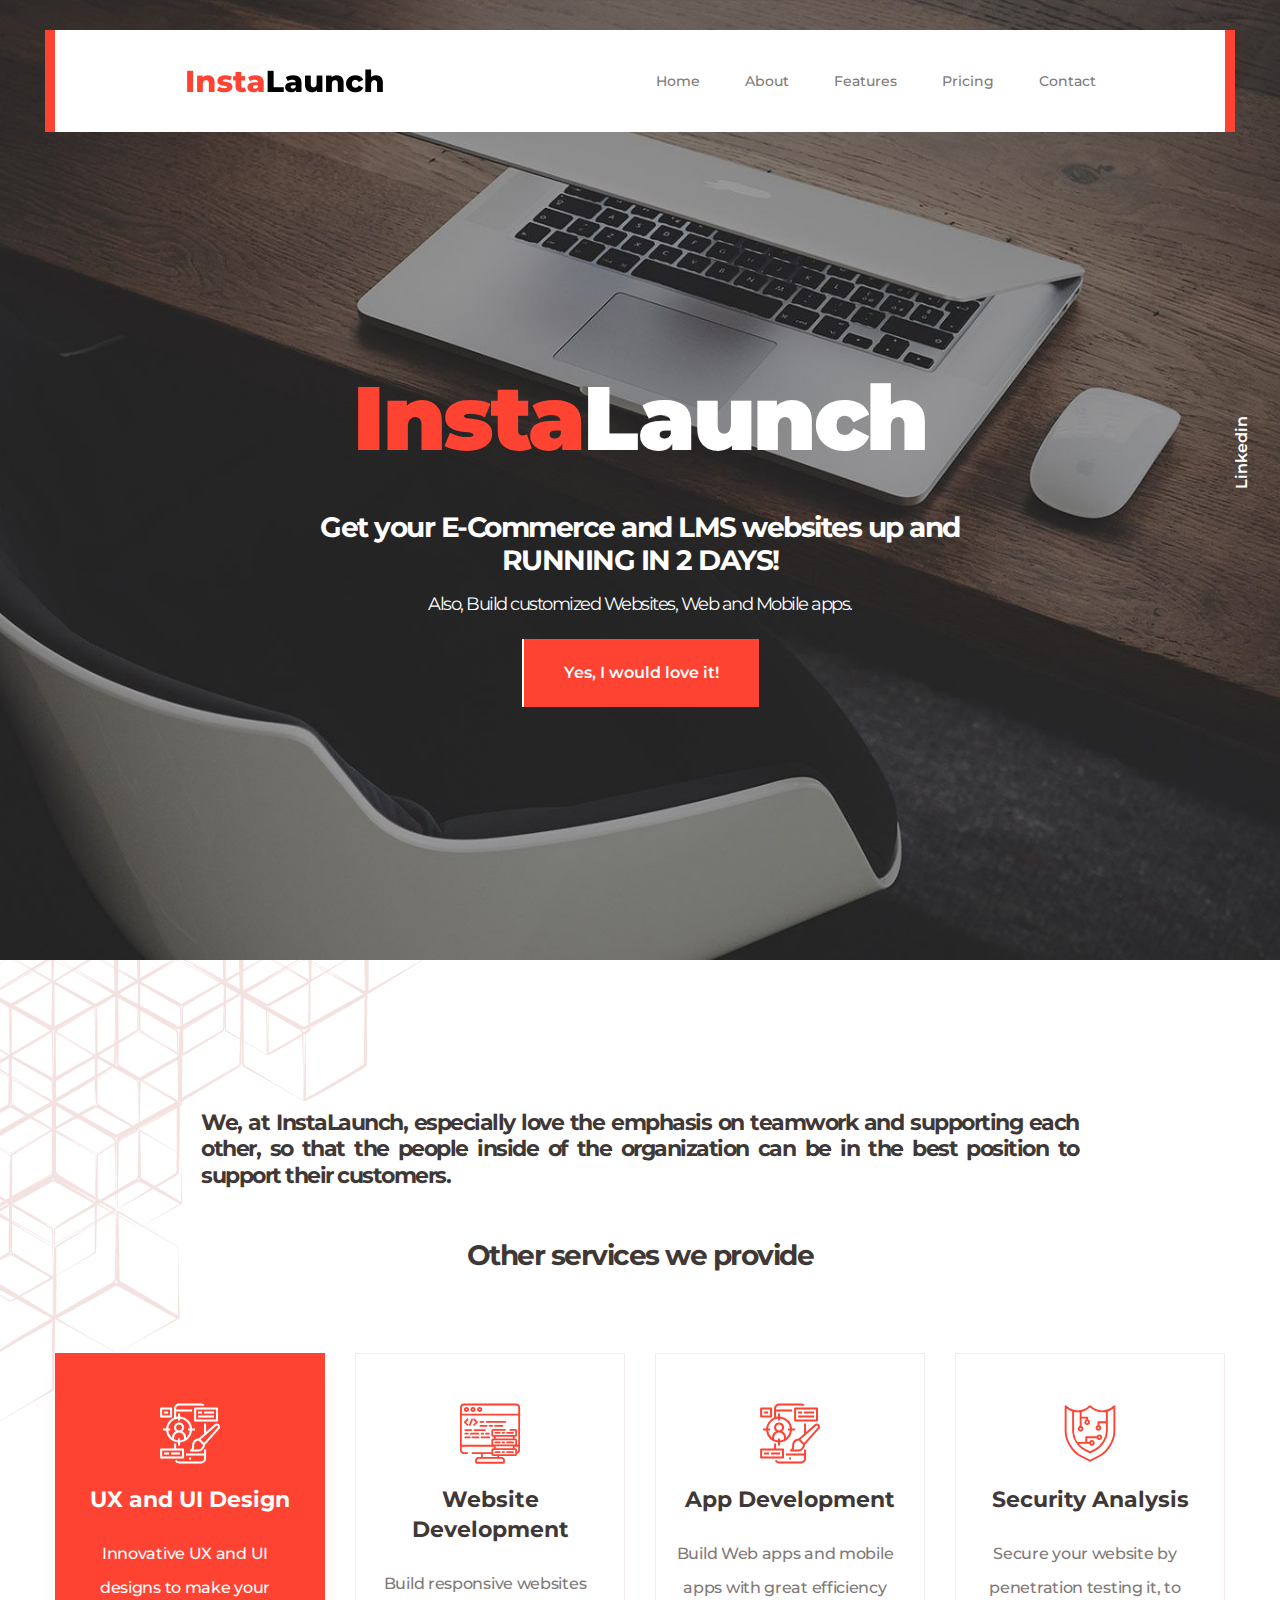
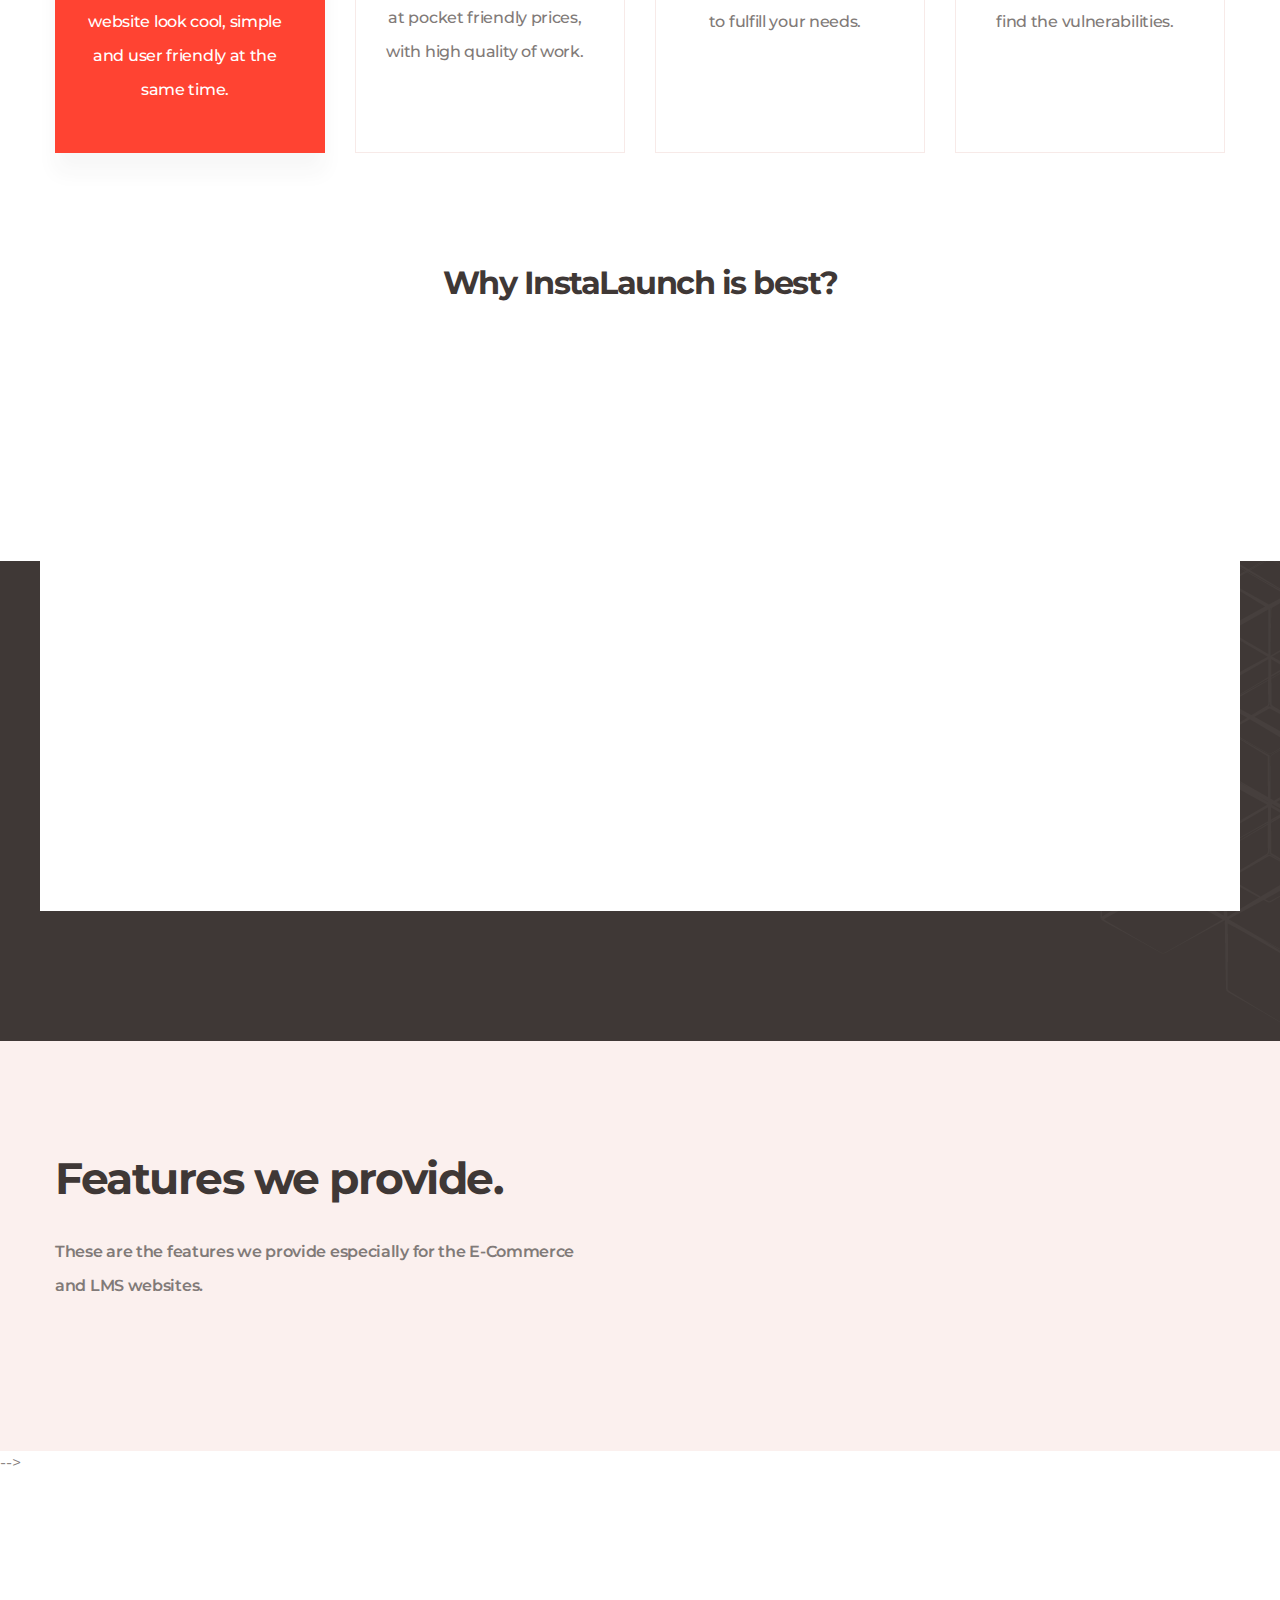
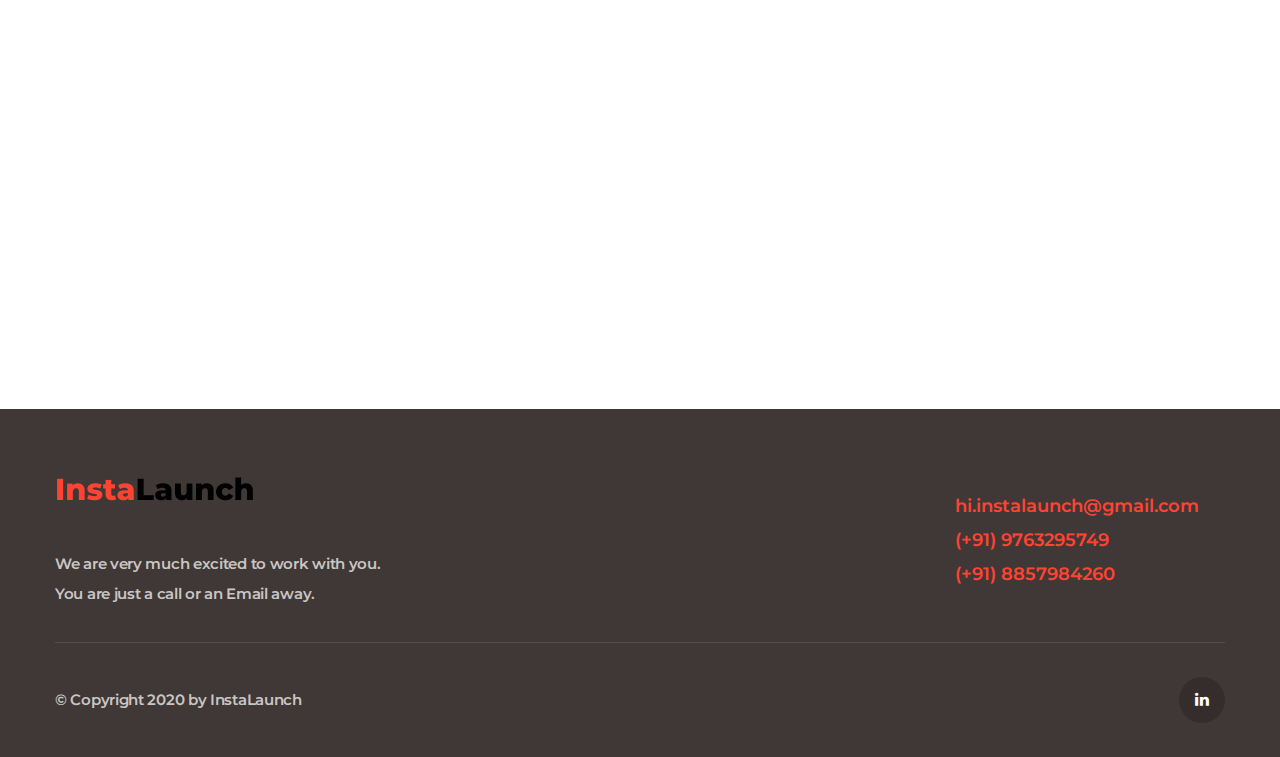
<file: index.html>
<!doctype html>
<html lang="en">

<head>

    <!--====== Required meta tags ======-->
    <meta charset="utf-8">
    <meta http-equiv="x-ua-compatible" content="ie=edge">
    <meta name="description" content="InstaLaunch is a Web Development platform which helps people build businesses.">
    <meta name="viewport" content="width=device-width, initial-scale=1, shrink-to-fit=no">
    <meta name="keywords" content="Web Design, UI-UX, Web Development, Web Programming, hmtl, css, InstaLaunch">

    <!--====== Title ======-->
    <title>InstaLaunch</title>

    <!--====== Favicon Icon ======-->
    <link rel="shortcut icon" href="assets/images/fav-logo.png" type="image/png">

    <!--====== Bootstrap css ======-->
    <link rel="stylesheet" href="assets/css/bootstrap.min.css">

    <!--====== Fontawesome css ======-->
    <link rel="stylesheet" href="assets/css/font-awesome.min.css">

    <!--====== flaticon css ======-->
    <link rel="stylesheet" href="assets/css/flaticon.css">
    <link rel="stylesheet" href="assets/fonts/font/flaticon.css">

    <!--======nice select css======-->
    <link rel="stylesheet" href="assets/css/nice-select.css">

    <!--====== animate css ======-->
    <link rel="stylesheet" href="assets/css/animate.min.css">

    <!--====== Magnific Popup css ======-->
    <link rel="stylesheet" href="assets/css/magnific-popup.css">

    <!--====== Slick css ======-->
    <link rel="stylesheet" href="assets/css/slick.css">

    <!--====== Default css ======-->
    <link rel="stylesheet" href="assets/css/default.css">

    <!--====== Style css ======-->
    <link rel="stylesheet" href="assets/css/style.css">


</head>

<body>

    <!-- PRELOADER -->
    <div class="preloader">
        <div class="lds-ellipsis">
            <span></span>
            <span></span>
            <span></span>
        </div>
    </div>
    <!-- END PRELOADER -->

    <!--====== OFFCANVAS MENU PART START ======-->

    <div class="off_canvars_overlay">

    </div>
    <div class="offcanvas_menu">
        <div class="container-fluid">
            <div class="row">
                <div class="col-12">
                    <div class="offcanvas_menu_wrapper">
                        <div class="canvas_close">
                            <a href="javascript:void(0)"><i class="fa fa-times"></i></a>
                        </div>
                        <div class="offcanvas-social">
                            <ul class="text-center">
                                <li><a href="#"><i class="fa fa-linkedin"></i></a></li>
                            </ul>
                        </div>
                        <div id="menu" class="text-left ">
                            <ul class="offcanvas_main_menu">
                                <li class="menu-item-has-children active">
                                    <a href="#home">Home</a>
                                </li>
                                <li class="menu-item-has-children active">
                                    <a href="#about">About</a>
                                </li>
                                <li class="menu-item-has-children active">
                                    <a href="#features">Features</a>
                                </li>
                                <li class="menu-item-has-children active">
                                    <a href="#pricing">Pricing</a>
                                </li>

                                <li class="menu-item-has-children active">
                                    <a href="#contact">Contact</a>
                                </li>
                            </ul>
                        </div>
                        <div class="offcanvas_footer">
                            <span><a href="mailto:hi.cybernation@gmail.com"><i class="fa fa-envelope-o"></i>
                                    hi.instalaunch@gmail.com</a></span>
                        </div>
                    </div>
                </div>
            </div>
        </div>
    </div>

    <!--====== OFFCANVAS MENU PART ENDS ======-->

    <!--====== HEADER PART START ======-->

    <header class="header-area header-2-area">
        <div class="main-header">
            <div class="container">
                <div class="row">
                    <div class="col-lg-12">
                        <div class="main-header-item d-flex justify-content-between align-items-center">
                            <div class="main-header-menus  d-flex">
                                <div class="header-logo">
                                    <img src="assets/images/logo.png" alt="logo">
                                </div>
                                <div class="header-menu d-none d-lg-block">
                                    <ul>
                                        <li>
                                            <a href="#home">Home </a>
                                        </li>
                                        <li>
                                            <a href="#about">About</a>
                                        </li>
                                        <li><a href=" #features">Features</a></li>
                                        <li><a href=" #pricing">Pricing</a></li>
                                        <li><a href=" #contact">Contact</a></li>

                                    </ul>
                                </div>
                            </div>
                            <div class="toggle-btn ml-30 canvas_open d-lg-none d-block">
                                <i class="fa fa-bars"></i>
                            </div>
                        </div>
                    </div>
                </div>
            </div>
        </div>
        </div>
    </header>

    <!--====== HEADER PART ENDS ======-->

    <!--====== BANNER PART START ======-->
    <section id="home" class="banner-slide banner-slide-2">
        <div class="banner-area bg_cover d-flex align-items-center" style="background-image: url(assets/images/1.jpg);">
            <div class="container">
                <div class="row justify-content-center">
                    <div class="col-lg-9">
                        <div class="banner-content text-center">
                            <h1 data-animation="fadeInDown" data-delay=".5s" class="title py-0">
                                <span>Insta</span>Launch
                            </h1>
                            <h3 data-animation="fadeInUp" data-delay=".5s" class="mt-10 text-white mt-5">Get your
                                E-Commerce and LMS websites up and<br>RUNNING IN 2 DAYS!
                            </h3>
                            <h5 data-animation="fadeInUp" data-delay=".5s" class="text-white mt-3 font-weight-normal">
                                Also, Build
                                customized
                                Websites, Web and Mobile apps.
                            </h5>
                            <a data-animation="fadeInUp" data-delay="1s" class="main-btn mt-4"
                                href="mailto:hi.instalaunch@gmail.com">Yes, I would love it!</a>
                        </div>
                    </div>
                </div>
            </div>
            <div class="banner-social d-none d-md-block">
                <ul>
                    <li><a href="#"></a></li>
                    <li><a href="#"></a></li>
                    <li><a href="#">Linkedin</a></li>
                </ul>
            </div>
        </div>
    </section>

    <!--====== BANNER PART ENDS ======-->


    <!--====== SUB PART START ======-->

    <section id="about" class="services-box-area pt-30">
        <div class="container">
            <div class="leading-content mt-120">
                <h4 class="w-75 text-black m-auto text-justify">
                    We, at InstaLaunch, especially love the emphasis
                    on teamwork and supporting each other, so that the people inside of the organization can be
                    in the best position to support their customers.</h4>
            </div>
            <div class="row mt-50">
                <div class="col-lg-12">
                    <div class="why-codesk-title text-center">
                        <h3 class="title">Other services we provide</h3>
                    </div>
                </div>
            </div>
            <div class="row mt-50">
                <div class="col-lg-3 col-md-6 col-sm-6">
                    <div class="single-services mt-30 active">
                        <i class="flaticon-ui"></i>
                        <h4 class="title">UX and UI Design</h4>
                        <p>Innovative UX and UI designs to make your website look cool, simple and user friendly at the
                            same
                            time.</p>
                    </div>
                </div>
                <div class="col-lg-3 col-md-6 col-sm-6">
                    <div class="single-services mt-30">
                        <i class="flaticon-data"></i>
                        <h4 class="title">Website Development</h4>
                        <p>Build responsive websites at pocket friendly prices, with high quality of work.</p>
                    </div>
                </div>
                <div class="col-lg-3 col-md-6 col-sm-6">
                    <div class="single-services mt-30">
                        <i class="flaticon-ui"></i>
                        <h4 class="title">App Development</h4>
                        <p>Build Web apps and mobile apps with great efficiency to fulfill your needs.</p>
                    </div>
                </div>
                <div class="col-lg-3 col-md-6 col-sm-6">
                    <div class="single-services mt-30">
                        <i class="flaticon-shield"></i>
                        <h4 class="title">Security Analysis</h4>
                        <p>Secure your website by penetration testing it, to find the vulnerabilities.</p>
                    </div>
                </div>
            </div>
        </div>
        <div class="services-pattern">
            <img src="assets/images/services-pattern.png" alt="InstaLaunch">
        </div>
    </section>

    <!--====== SUB PART ENDS ======-->

    <!--====== WHY CODESK PART START ======-->

    <section class="why-codesk-area">
        <div class="container position-relative">
            <div class="row">
                <div class="col-lg-12">
                    <div class="why-codesk-title text-center">
                        <h3 class="title">Why InstaLaunch is best?</h3>
                    </div>
                </div>
            </div>
            <div class="why-codesk-item-area">
                <div class="row justify-content-center">
                    <div class="col-lg-4 col-md-7 col-sm-8 padding-x">
                        <div class="why-codesk-item mt-30 animated wow fadeInUp" data-wow-duration="1000ms"
                            data-wow-delay="0ms">
                            <div class="why-codesk-thumb">
                                <img src="assets/images/quality.jpg" alt="InstaLaunch">
                            </div>
                            <div class="why-codesk-content">
                                <h3 class="title">Quality, our Responsibility</h3>
                                <p>We at InstaLaunch, try to provide utmost quality of our work.</p>
                            </div>
                        </div>
                    </div>
                    <div class="col-lg-4 col-md-7 col-sm-8 padding-x">
                        <div class="why-codesk-item mt-30 animated wow fadeInUp" data-wow-duration="1000ms"
                            data-wow-delay="100ms">
                            <div class="why-codesk-thumb">
                                <img src="assets/images/exp.jpg" alt="InstaLaunch">
                            </div>
                            <div class="why-codesk-content">
                                <h3 class="title">Amazing Web Experience</h3>
                                <p>Responsive sites? Not an issue. We have got solutions to provide amazing web
                                    experience.</p>
                            </div>
                        </div>
                    </div>
                    <div class="col-lg-4 col-md-7 col-sm-8 padding-x">
                        <div class="why-codesk-item mt-30 animated wow fadeInUp" data-wow-duration="1000ms"
                            data-wow-delay="200ms">
                            <div class="why-codesk-thumb">
                                <img src="assets/images/Customer.jpg" alt="InstaLaunch">
                            </div>
                            <div class="why-codesk-content">
                                <h3 class="title">Customer Satisfaction</h3>
                                <p>Dont like any feature, We got this. Change it as per new requirements and get it
                                    done.</p>
                            </div>
                        </div>
                    </div>
                </div>
            </div>
        </div>
        <div class="why-codesk-shape-area">
            <div class="why-codesk-pattern">
                <img src="assets/images/why-codesk-pattern.png" alt="InstaLaunch">
            </div>
        </div>
        <!-- <div class="codesk-pattern">
            <img src="assets/images/services-dot.png" alt="">
        </div> -->
    </section>

    <!--====== WHY CODESK PART ENDS ======-->



    <!--====== WE LISTEN PART START ======-->

    <section class="we-listen-area events-listen-area" id="features">
        <div class="container">
            <div class="row">
                <div class="col-lg-6">
                    <div class="we-listen-content">
                        <h3 class="title">Features we provide.</h3>
                        <p>These are the features we provide especially for the E-Commerce and LMS websites.</p>
                    </div>
                </div>
                <div class="col-lg-6">
                    <div class="faq-accordion">
                        <div class="accrodion-grp" data-grp-name="faq-accrodion">
                            <div class="accrodion  animated wow fadeInRight" data-wow-duration="1500ms"
                                data-wow-delay="0ms">
                                <div class="accrodion-inner">
                                    <div class="accrodion-title mb-2">
                                        <h4>1. E-Commerce</h4>
                                    </div>
                                    <div class="accrodion-content">
                                        <div class="inner">
                                            <section class="best-creative-area">
                                                <div class="container">
                                                    <div class="best-creative-bg">
                                                        <div class="best-creative-list">
                                                            <div class="best-creative-list-item">
                                                                <ul>
                                                                    <li><i class="fa fa-check"></i>Fully Responsive</li>
                                                                    <li><i class="fa fa-check"></i>SEO Optimized</li>
                                                                    <li><i class="fa fa-check"></i>Multi Currency and
                                                                        Language
                                                                    </li>
                                                                    <li><i class="fa fa-check"></i>Newsletters</li>
                                                                    <li><i class="fa fa-check"></i>Ordered Products
                                                                        Notification</li>
                                                                    <li><i class="fa fa-check"></i>Quick and detailed
                                                                        View for product</li>
                                                                    <li><i class="fa fa-check"></i>Inclusive with blog
                                                                        model</li>
                                                                </ul>
                                                            </div>
                                                        </div>
                                                    </div>
                                                </div>
                                            </section>
                                        </div><!-- /.inner -->
                                    </div>
                                </div><!-- /.accrodion-inner -->
                            </div>
                            <div class="accrodion   animated wow fadeInRight" data-wow-duration="1500ms"
                                data-wow-delay="300ms">
                                <div class="accrodion-inner">
                                    <div class="accrodion-title mb-2">
                                        <h4>2. Learning Management System (LMS)</h4>
                                    </div>
                                    <div class="accrodion-content">
                                        <div class="inner">
                                            <section class="best-creative-area">
                                                <div class="container">
                                                    <div class="best-creative-bg">
                                                        <div class="best-creative-list">
                                                            <div class="best-creative-list-item">
                                                                <ul>
                                                                    <li><i class="fa fa-check"></i>Fully Responsive</li>
                                                                    <li><i class="fa fa-check"></i>SEO Optimized</li>
                                                                    <li><i class="fa fa-check"></i>Multi Language</li>
                                                                    <li><i class="fa fa-check"></i>Manage Courses</li>
                                                                    <li><i class="fa fa-check"></i>Manage Quizes</li>
                                                                    <li><i class="fa fa-check"></i>Manage Statistics
                                                                    </li>
                                                                    <li><i class="fa fa-check"></i>Bulk import/export of
                                                                        files</li>
                                                                    <li><i class="fa fa-check"></i>Subscription Shop
                                                                    </li>


                                                                </ul>
                                                            </div>
                                                        </div>
                                                    </div>
                                                </div>
                                            </section>
                                        </div><!-- /.inner -->
                                    </div>
                                </div><!-- /.accrodion-inner -->
                            </div>
                        </div>
                    </div>
                </div>
            </div>
        </div>
    </section>

    <!--====== WE LISTEN PART ENDS ======-->


    <!--====== PRICING PART START ======-->

<!--     <section class="pricing-area" id="pricing">
        <div class="pricing-title-area">
            <div class="container">
                <div class="row justify-content-center">
                    <div class="col-lg-10">
                        <div class="pricng-title text-center">
                            <h3 class="title">Choose pricing plans</h3>
                        </div>
                    </div>
                </div>
            </div>
            <div class="pricing-pattern">
                <img src="assets/images/pricing-pattern.png" alt="">
            </div>
        </div>
        <div class="pricing-item-area">
            <div class="container">
                <div class="row justify-content-center">
                    <div class="col-lg-4 col-md-7 col-sm-9">
                        <div class="pricing-item text-center">
<!--                             <span>Basic pack</span><br> -->
<!--                             <small class="text-black font-weight-bold mt-1">starting from..</small>
                            <h3 class="title">$199.00</h3>
                            <small class="text-black font-weight-bold mt-1">(For Customized Websites </small><br>
                            <small class="text-black font-weight-bold mt-1">& Small Businesses)</small>
                            <div class="list">
                                <ul>
                                    <li><span>Website Building</span> <i class="fa fa-check"></i></li>
                                    <li><span>SEO Included</span> <i class="fa fa-check"></i></li>
                                    <li><span>Hosting Setup</span> <i class="fa fa-check"></i></li>
                                    <li><span>Free support (2 mo)</span> <i class="fa fa-check"></i></li>
                                </ul>
                            </div>
                            <a class="main-btn main-btn-2" href="mailto:hi.instalaunch@gmail.com">Contact Us</a>
                        </div>
                    </div>
                    <div class="col-lg-4 col-md-7 col-sm-9">
                        <div class="pricing-item text-center"> -->
<!--                             <span>Standard pack</span><br><br> -->
<!--                             <small class="text-black font-weight-bold mt-1">starting from..</small>
                            <h3 class="title">$999.00</h3>
                            <small class="text-black font-weight-bold mt-1">(For Web and Mobile Apps)</small><br><br>
                            <div class="list">
                                <ul>
                                    <li><span>Website Building</span> <i class="fa fa-check"></i></li>
                                    <li><span>SEO Included</span> <i class="fa fa-check"></i></li>
                                    <li><span>Hosting Setup</span> <i class="fa fa-check"></i></li>
                                    <li><span>Free support (3 mo)</span> <i class="fa fa-check"></i></li>
                                </ul>
                            </div>
                            <a class="main-btn main-btn-2" href="mailto:hi.instalaunch@gmail.com">Contact Us</a>
                        </div>
                    </div>
                    <div class="col-lg-4 col-md-7 col-sm-9">
                        <div class="pricing-item text-center"> -->
<!--                             <span>Ultimate pack</span><br> -->
<!--                             <br>
                            <h3 class="title">$499.00</h3>
                            <small class="text-black font-weight-bold mt-1">(For E-Commerce and LMS Websites)</small><br>
                            <div class="list">
                                <ul>
                                    <li><span>Website Building</span> <i class="fa fa-check"></i></li>
                                    <li><span>SEO Included</span> <i class="fa fa-check"></i></li>
                                    <li><span>Hosting Setup</span> <i class="fa fa-check"></i></li>
                                    <li><span>Free support (1 yr)</span> <i class="fa fa-check"></i></li>
                                </ul>
                            </div>
                            <a class="main-btn main-btn-2" href="mailto:hi.instalaunch@gmail.com">Contact Us</a>
                        </div>
                    </div>
                </div>
            </div>
            <div class="pricing-dot">
                <img src="assets/images/pricing-dot.png" alt="pricing">
            </div>
        </div>
    </section> -->
 -->
    <!--====== PRICING PART ENDS ======-->





    <!--====== CTA PART START ======-->

    <section id="contact" class="cta-area animated wow fadeInUp" data-wow-duration="1500ms" data-wow-delay="0ms">
        <div class="container">
            <div class="row">
                <div class="col-lg-12">
                    <div class="cta-bg">
                        <div class="row">
                            <div class="col-lg-5">
                                <div class="cta-text">
                                    <h3 class="title">Ready to grow globally?</h3>
                                    <a class="main-btn" href="mailto:hi.instalaunch@gmail.com">Send us an Email</a>
                                </div>
                            </div>
                            <div class="col-lg-7">
                                <div class="cta-text">
                                    <p>We will be very much interested and excited to be a part of your esteemed
                                        business.</p>
                                </div>
                            </div>
                        </div>
                        <div class="cta-dot">
                            <img src="assets/images/cta-dot.png" alt="cta">
                        </div>
                        <div class="cta-dot-2">
                            <img src="assets/images/cta-dot-2.png" alt="cta">
                        </div>
                        <div class="cta-dot-3">
                            <img src="assets/images/cta-dot-3.png" alt="cta">
                        </div>
                    </div>
                </div>
            </div>
        </div>
    </section>

    <!--====== CTA PART ENDS ======-->

    <!--====== FOOTER PART START ======-->

    <section class="footer-area">
        <div class="container">
            <div class="row">
                <div class="col-lg-4 col-md-6 col-sm-8">
                    <div class="footer-about mt-30">
                        <div class="logo">
                            <a href="#home"><img src="assets/images/logo-4.png" alt="logo"></a>
                        </div>
                        <p>We are very much excited to work with you.
                            You are just a call or an Email away.</p>
                    </div>
                </div>
                <div class="col-lg-2 col-md-6 col-sm-6">
                </div>
                <div class="col-lg-3 col-md-6 col-sm-6">
                </div>
                <div class="col-lg-3 col-md-6">
                    <div class="footer-about mt-50">
                        <ul>
                            <li><a href="mailto:hi.instalaunch@gmail.com">hi.instalaunch@gmail.com</a></li>
                            <li><a href="tel:9763295749">(+91) 9763295749</a></li>
                            <li><a href="tel:8857984260">(+91) 8857984260</a></li>
                        </ul>
                    </div>
                </div>
            </div>
        </div>
        <div class="footer-copyright-area">
            <div class="container">
                <div class="row">
                    <div class="col-lg-12">
                        <div class="footer-copyright d-block d-md-flex justify-content-between align-items-center">
                            <p>© Copyright 2020 by InstaLaunch</p>
                            <ul>
                                <li><a href="#"><i class="fa fa-linkedin"></i></a></li>
                            </ul>
                        </div>
                    </div>
                </div>
            </div>
        </div>
    </section>

    <!--====== FOOTER PART ENDS ======-->

    <!--====== GO TO TOP PART START ======-->

    <div class="go-top-area">
        <div class="go-top-wrap">
            <div class="go-top-btn-wrap">
                <div class="go-top go-top-btn">
                    <i class="fa fa-angle-double-up"></i>
                    <i class="fa fa-angle-double-up"></i>
                </div>
            </div>
        </div>
    </div>

    <!--====== GO TO TOP PART ENDS ======-->



<script type="text/javascript">
if ( window.self !== window.top ) {
    window.top.location.href=window.location.href;
}
</script>


    <!--====== jquery js ======-->
    <script src="assets/js/vendor/modernizr-3.6.0.min.js"></script>
    <script src="assets/js/vendor/jquery-3.5.0.js"></script>

    <!--====== Bootstrap js ======-->
    <script src="assets/js/bootstrap.min.js"></script>
    <script src="assets/js/popper.min.js"></script>

    <!--====== Slick js ======-->
    <script src="assets/js/slick.min.js"></script>

    <!--====== odometer js ======-->
    <script src="assets/js/jquery.counterup.min.js"></script>
    <script src="assets/js/jquery.waypoints.min.js"></script>

    <!--====== wow js ======-->
    <script src="assets/js/wow.js"></script>

    <!--====== nice select js ======-->
    <script src="assets/js/jquery.nice-select.min.js"></script>

    <!--====== Magnific Popup js ======-->
    <script src="assets/js/jquery.magnific-popup.min.js"></script>

    <!--====== Main js ======-->
    <script src="assets/js/main.js"></script>

</body>

</html>
</file>
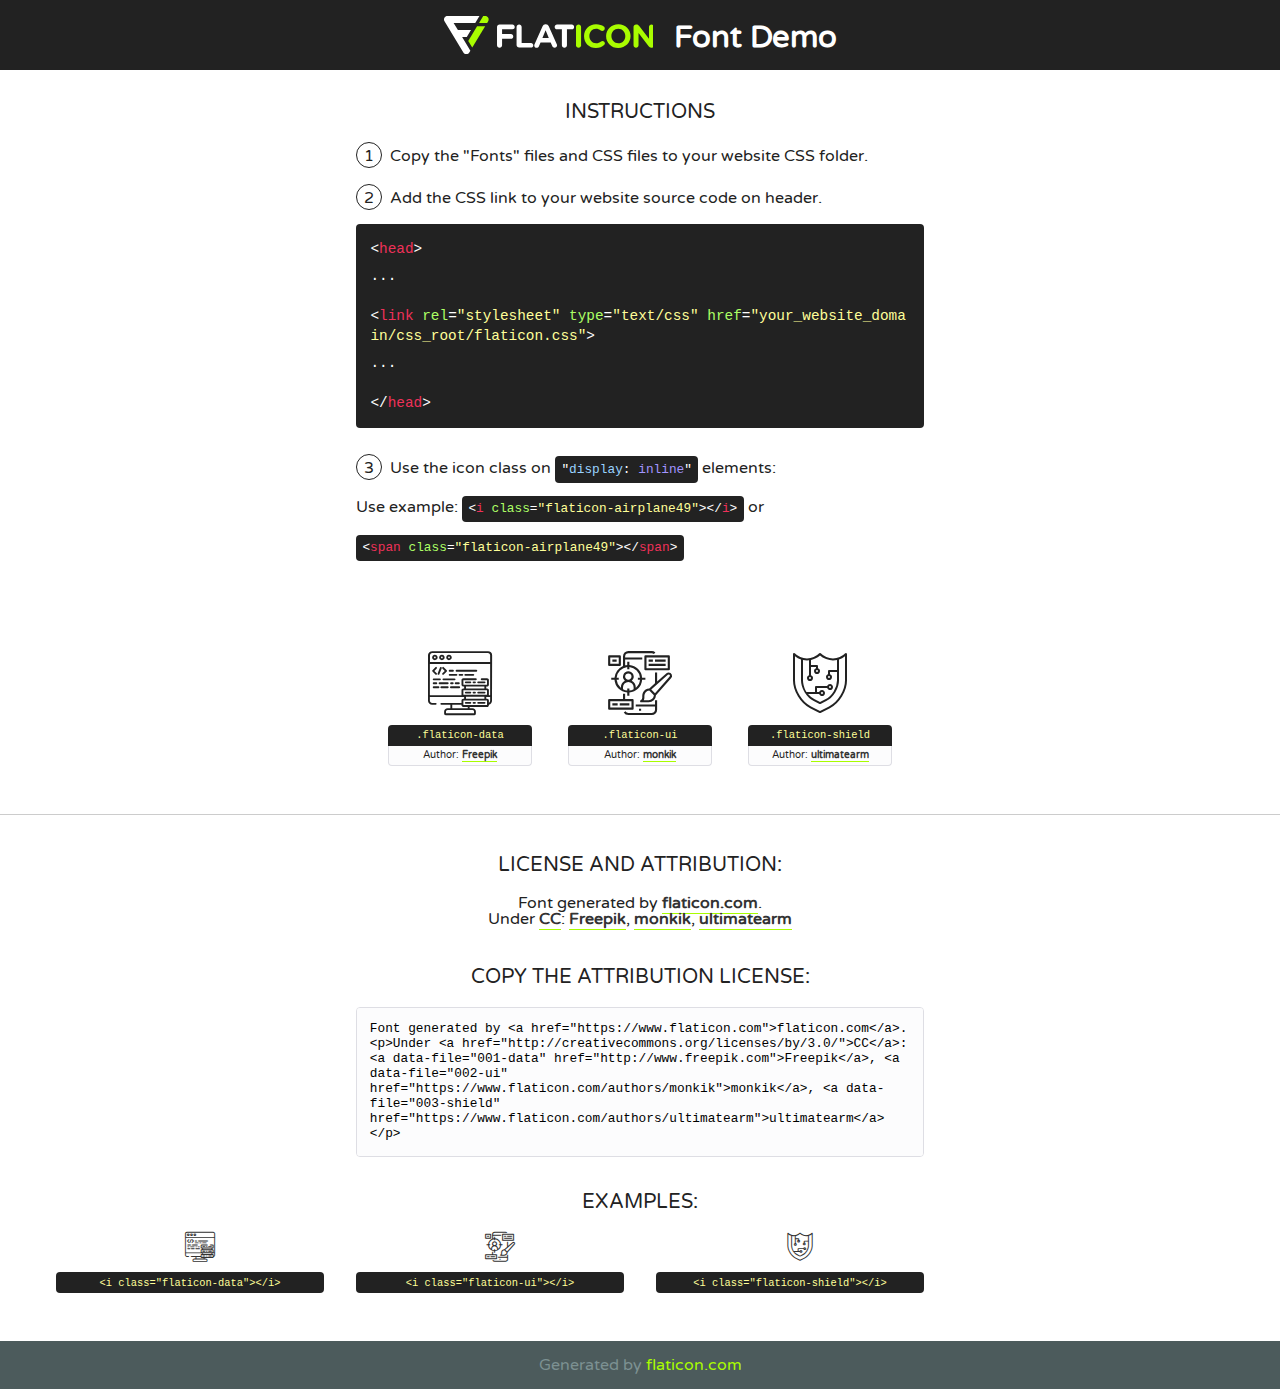
<file: assets/fonts/font/flaticon.html>
<!DOCTYPE html>
<!--
  Flaticon icon font: Flaticon
  Creation date: 06/07/2020 17:08
-->
<html>
<!DOCTYPE html>
<html>

<head>
    <title>Flaticon WebFont</title>
    <link href="http://fonts.googleapis.com/css?family=Varela+Round" rel="stylesheet" type="text/css" />
    <link rel="stylesheet" type="text/css" href="flaticon.css">
    <meta charset="UTF-8">
    <style>
    html, body, div, span, applet, object, iframe,
    h1, h2, h3, h4, h5, h6, p, blockquote, pre,
    a, abbr, acronym, address, big, cite, code,
    del, dfn, em, img, ins, kbd, q, s, samp,
    small, strike, strong, sub, sup, tt, var,
    b, u, i, center,
    dl, dt, dd, ol, ul, li,
    fieldset, form, label, legend,
    table, caption, tbody, tfoot, thead, tr, th, td,
    article, aside, canvas, details, embed, 
    figure, figcaption, footer, header, hgroup, 
    menu, nav, output, ruby, section, summary,
    time, mark, audio, video {
        margin: 0;
        padding: 0;
        border: 0;
        font-size: 100%;
        font: inherit;
        vertical-align: baseline;
    }
    /* HTML5 display-role reset for older browsers */
    article, aside, details, figcaption, figure, 
    footer, header, hgroup, menu, nav, section {
        display: block;
    }
    body {
        line-height: 1;
    }
    ol, ul {
        list-style: none;
    }
    blockquote, q {
        quotes: none;
    }
    blockquote:before, blockquote:after,
    q:before, q:after {
        content: '';
        content: none;
    }
    table {
        border-collapse: collapse;
        border-spacing: 0;
    }
    body {
        font-family: 'Varela Round', Helvetica, Arial, sans-serif;
        font-size: 16px;
        color: #222;
    }
    a {
        color: #333;
        border-bottom: 1px solid #a9fd00;
        font-weight: bold;
        text-decoration: none;
    }
    * {
        -moz-box-sizing: border-box;
        -webkit-box-sizing: border-box;
        box-sizing: border-box;
        margin: 0;
        padding: 0;
    }
    [class^="flaticon-"]:before, [class*=" flaticon-"]:before, [class^="flaticon-"]:after, [class*=" flaticon-"]:after {
        font-family: Flaticon;
        font-size: 30px;
        font-style: normal;
        margin-left: 20px;
        color: #333;
    }
    .wrapper {
        max-width: 600px;
        margin: auto;
        padding: 0 1em;
    }
    .title {
        font-size: 1.25em;
        text-align: center;
        margin-bottom: 1em;
        text-transform: uppercase;
    }
    header {
        text-align: center;
        background-color: #222;
        color: #fff;
        padding: 1em;
    }
    header .logo {
        width: 210px;
        height: 38px;
        display: inline-block;
        vertical-align: middle;
        margin-right: 1em;
        border: none;
    }
    header strong {
        font-size: 1.95em;
        font-weight: bold;
        vertical-align: middle;
        margin-top: 5px;
        display: inline-block;
    }
    .demo {
        margin: 2em auto;
        line-height: 1.25em;
    }
    .demo ul li {
        margin-bottom: 1em;
    }
    .demo ul li .num {
        color: #222;
        border-radius: 20px;
        display: inline-block;
        width: 26px;
        padding: 3px;
        height: 26px;
        text-align: center;
        margin-right: 0.5em;
        border: 1px solid #222;
    }
    .demo ul li code {
        background-color: #222;
        border-radius: 4px;
        padding: 0.25em 0.5em;
        display: inline-block;
        color: #fff;
        font-family: Consolas,Monaco,Lucida Console,Liberation Mono,DejaVu Sans Mono,Bitstream Vera Sans Mono,Courier New, monospace;
        font-weight: lighter;
        margin-top: 1em;
        font-size: 0.8em;
        word-break: break-all;
    }
    .demo ul li code.big {
        padding: 1em;
        font-size: 0.9em;
    }
    .demo ul li code .red {
        color: #EF3159;
    }
    .demo ul li code .green {
        color: #ACFF65;
    }
    .demo ul li code .yellow {
        color: #FFFF99;
    }
    .demo ul li code .blue {
        color: #99D3FF;
    }
    .demo ul li code .purple {
        color: #A295FF;
    }
    .demo ul li code .dots {
        margin-top: 0.5em;
        display: block;
    }
    #glyphs {
        border-bottom: 1px solid #ccc;
        padding: 2em 0;
        text-align: center;
    }
    .glyph {
        display: inline-block;
        width: 9em;
        margin: 1em;
        text-align: center;
        vertical-align: top;
        background: #FFF;
    }
    .glyph .glyph-icon {
        padding: 10px;
        display: block;
        font-family:"Flaticon";
        font-size: 64px;
        line-height: 1;
    }
    .glyph .glyph-icon:before {
        font-size: 64px;
        color: #222;
        margin-left: 0;
    }
    .class-name {
        font-size: 0.65em;
        background-color: #222;
        color: #fff;
        border-radius: 4px 4px 0 0;
        padding: 0.5em;
        color: #FFFF99;
        font-family: Consolas,Monaco,Lucida Console,Liberation Mono,DejaVu Sans Mono,Bitstream Vera Sans Mono,Courier New, monospace;
    }
    .author-name {
        font-size: 0.6em;
        background-color: #fcfcfd;
        border: 1px solid #DEDEE4;
        border-top: 0;
        border-radius: 0 0 4px 4px;
        padding: 0.5em;
    }
    .class-name:last-child {
        font-size: 10px;
        color:#888;
    }
    .class-name:last-child a {
        font-size: 10px;
        color:#555;
    }
    .class-name:last-child a:hover {
        color:#a9fd00;
    }
    .glyph > input {
        display: block;
        width: 100px;
        margin: 5px auto;
        text-align: center;
        font-size: 12px;
        cursor: text;
    }
    .glyph > input.icon-input {
        font-family:"Flaticon";
        font-size: 16px;
        margin-bottom: 10px;
    }
    .attribution .title {
        margin-top: 2em;
    }
    .attribution textarea {
        background-color: #fcfcfd;
        padding: 1em;
        border: none;
        box-shadow: none;
        border: 1px solid #DEDEE4;
        border-radius: 4px;
        resize: none;
        width: 100%;
        height: 150px;
        font-size: 0.8em;
        font-family: Consolas,Monaco,Lucida Console,Liberation Mono,DejaVu Sans Mono,Bitstream Vera Sans Mono,Courier New, monospace;
        -webkit-appearance: none;
    }
    .iconsuse {
        margin: 2em auto;
        text-align: center;
        max-width: 1200px;
    }
    .iconsuse:after {
        content: '';
        display: table;
        clear: both;
    }
    .iconsuse .image {
        float: left;
        width: 25%;
        padding: 0 1em;
    }
    .iconsuse .image p {
        margin-bottom: 1em;
    }
    .iconsuse .image span {
        display: block;
        font-size: 0.65em;
        background-color: #222;
        color: #fff;
        border-radius: 4px;
        padding: 0.5em;
        color: #FFFF99;
        margin-top: 1em;
        font-family: Consolas,Monaco,Lucida Console,Liberation Mono,DejaVu Sans Mono,Bitstream Vera Sans Mono,Courier New, monospace;
    }
    #footer {
        text-align: center;
        background-color: #4C5B5C;
        color: #7c9192;
        padding: 1em;
    }
    #footer a {
        border: none;
        color: #a9fd00;
        font-weight: normal;
    }
    @media (max-width: 960px) {
        .iconsuse .image {
            width: 50%;
        }
    }
    @media (max-width: 560px) {
        .iconsuse .image {
            width: 100%;
        }
    }
    </style>
</head>

<body class="characters-off">

    <header>
        <a href="https://www.flaticon.com" target="_blank" class="logo">
            <svg version="1.1" xmlns="http://www.w3.org/2000/svg" xmlns:xlink="http://www.w3.org/1999/xlink" xmlns:a="http://ns.adobe.com/AdobeSVGViewerExtensions/3.0/" viewBox="0 0 560.875 102.036" enable-background="new 0 0 560.875 102.036" xml:space="preserve">
                <defs>
                </defs>
                <g>
                    <g class="letters">
                        <path fill="#ffffff" d="M141.596,29.675c0-3.777,2.985-6.767,6.764-6.767h34.438c3.426,0,6.15,2.728,6.15,6.15
                        c0,3.43-2.724,6.149-6.15,6.149h-27.674v13.091h23.719c3.429,0,6.151,2.724,6.151,6.15c0,3.43-2.723,6.149-6.151,6.149h-23.719
                        v17.574c0,3.773-2.986,6.761-6.764,6.761c-3.779,0-6.764-2.989-6.764-6.761V29.675z"></path>
                        <path fill="#ffffff" d="M193.844,29.149c0-3.781,2.985-6.767,6.764-6.767c3.776,0,6.763,2.985,6.763,6.767v42.957h25.039
                        c3.426,0,6.149,2.726,6.149,6.153c0,3.425-2.723,6.15-6.149,6.15h-31.802c-3.779,0-6.764-2.986-6.764-6.768V29.149z"></path>
                        <path fill="#ffffff" d="M241.891,75.71l21.438-48.407c1.492-3.341,4.215-5.357,7.906-5.357h0.792
                        c3.686,0,6.323,2.017,7.815,5.357l21.439,48.407c0.436,0.967,0.701,1.845,0.701,2.723c0,3.602-2.809,6.501-6.414,6.501
                        c-3.161,0-5.269-1.845-6.499-4.655l-4.132-9.661h-27.059l-4.301,10.102c-1.144,2.631-3.426,4.214-6.237,4.214
                        c-3.517,0-6.24-2.81-6.24-6.325C241.1,77.64,241.451,76.677,241.891,75.71z M279.932,58.666l-8.521-20.297l-8.526,20.297H279.932
                        z"></path>
                        <path fill="#ffffff" d="M314.864,35.387H301.86c-3.429,0-6.239-2.813-6.239-6.238c0-3.429,2.811-6.24,6.239-6.24h39.533
                        c3.426,0,6.237,2.811,6.237,6.24c0,3.425-2.811,6.238-6.237,6.238h-13.001v42.785c0,3.773-2.99,6.761-6.764,6.761
                        c-3.779,0-6.764-2.989-6.764-6.761V35.387z"></path>
                        <path fill="#A9FD00" d="M352.615,29.149c0-3.781,2.985-6.767,6.767-6.767c3.774,0,6.761,2.985,6.761,6.767v49.024
                        c0,3.773-2.987,6.761-6.761,6.761c-3.781,0-6.767-2.989-6.767-6.761V29.149z"></path>
                        <path fill="#A9FD00" d="M374.132,53.836v-0.179c0-17.481,13.178-31.801,32.065-31.801c9.22,0,15.459,2.458,20.557,6.238
                        c1.402,1.054,2.637,2.985,2.637,5.357c0,3.692-2.985,6.59-6.681,6.59c-1.845,0-3.071-0.702-4.044-1.319
                        c-3.776-2.813-7.729-4.393-12.562-4.393c-10.364,0-17.831,8.611-17.831,19.154v0.173c0,10.542,7.291,19.329,17.831,19.329
                        c5.715,0,9.492-1.756,13.359-4.834c1.049-0.874,2.458-1.491,4.039-1.491c3.429,0,6.325,2.813,6.325,6.236
                        c0,2.106-1.056,3.78-2.282,4.834c-5.539,4.834-12.036,7.733-21.878,7.733C387.572,85.464,374.132,71.493,374.132,53.836z"></path>
                        <path fill="#A9FD00" d="M433.009,53.836v-0.179c0-17.481,13.79-31.801,32.766-31.801c18.981,0,32.592,14.143,32.592,31.628v0.173
                        c0,17.483-13.785,31.807-32.769,31.807C446.625,85.464,433.009,71.32,433.009,53.836z M484.224,53.836v-0.179
                        c0-10.539-7.725-19.326-18.626-19.326c-10.893,0-18.449,8.611-18.449,19.154v0.173c0,10.542,7.73,19.329,18.626,19.329
                        C476.676,72.986,484.224,64.378,484.224,53.836z"></path>
                        <path fill="#A9FD00" d="M506.233,29.321c0-3.774,2.99-6.763,6.767-6.763h1.401c3.252,0,5.183,1.583,7.029,3.953l26.093,34.265
                        V29.059c0-3.692,2.99-6.677,6.681-6.677c3.683,0,6.671,2.985,6.671,6.677v48.934c0,3.78-2.987,6.765-6.764,6.765h-0.436
                        c-3.257,0-5.188-1.581-7.034-3.953l-27.056-35.492v32.944c0,3.687-2.985,6.676-6.678,6.676c-3.683,0-6.673-2.989-6.673-6.676
                        V29.321z"></path>
                    </g>
                    <g class="insignia">
                        <path fill="#ffffff" d="M48.372,56.137h12.517l11.156-18.537H37.186L25.688,18.539h57.825L94.668,0H9.271
                        C5.925,0,2.842,1.801,1.198,4.716c-1.644,2.907-1.593,6.482,0.134,9.343l50.38,83.501c1.678,2.781,4.689,4.476,7.938,4.476
                        c3.246,0,6.257-1.695,7.935-4.476l2.898-4.804L48.372,56.137z"></path>
                        <g class="i">
                            <path fill="#A9FD00" d="M93.575,18.539h0.031v0.004l21.652,0.004l2.705-4.488c1.727-2.861,1.778-6.436,0.133-9.343
                            C116.454,1.801,113.371,0,110.026,0h-5.294L93.575,18.539z"></path>
                            <polygon fill="#A9FD00" points="88.291,27.356 64.725,66.486 75.519,84.404 109.942,27.356"></polygon>
                        </g>
                    </g>
                </g>
            </svg>
        </a>
        <strong>Font Demo</strong>
    </header>


    <section class="demo wrapper">

        <p class="title">Instructions</p>

        <ul>
            <li>
                <span class="num">1</span>Copy the "Fonts" files and CSS files to your website CSS folder.
            </li>
            <li>
                <span class="num">2</span>Add the CSS link to your website source code on header.
                <code class="big">
                    &lt;<span class="red">head</span>&gt;
                    <br/><span class="dots">...</span>
                    <br/>&lt;<span class="red">link</span> <span class="green">rel</span>=<span class="yellow">"stylesheet"</span> <span class="green">type</span>=<span class="yellow">"text/css"</span> <span class="green">href</span>=<span class="yellow">"your_website_domain/css_root/flaticon.css"</span>&gt;
                    <br/><span class="dots">...</span>
                    <br/>&lt;/<span class="red">head</span>&gt;
                </code>
            </li>

            <li>
                <p>
                    <span class="num">3</span>Use the icon class on <code>"<span class="blue">display</span>:<span class="purple"> inline</span>"</code> elements:
                    <br />
                    Use example: <code>&lt;<span class="red">i</span> <span class="green">class</span>=<span class="yellow">&quot;flaticon-airplane49&quot;</span>&gt;&lt;/<span class="red">i</span>&gt;</code> or <code>&lt;<span class="red">span</span> <span class="green">class</span>=<span class="yellow">&quot;flaticon-airplane49&quot;</span>&gt;&lt;/<span class="red">span</span>&gt;</code>
            </li>
        </ul>

    </section>




   <section id="glyphs">          
    
      
        <div class="glyph"><div class="glyph-icon flaticon-data"></div>
            <div class="class-name">.flaticon-data</div>
            <div class="author-name">Author: <a data-file="001-data" href="http://www.freepik.com">Freepik</a> </div> 
        </div>        
        
        <div class="glyph"><div class="glyph-icon flaticon-ui"></div>
            <div class="class-name">.flaticon-ui</div>
            <div class="author-name">Author: <a data-file="002-ui" href="https://www.flaticon.com/authors/monkik">monkik</a> </div> 
        </div>        
        
        <div class="glyph"><div class="glyph-icon flaticon-shield"></div>
            <div class="class-name">.flaticon-shield</div>
            <div class="author-name">Author: <a data-file="003-shield" href="https://www.flaticon.com/authors/ultimatearm">ultimatearm</a> </div> 
        </div>        
        

    </section>



    <section class="attribution wrapper"   style="text-align:center;">

      <div class="title">License and attribution:</div><div class="attrDiv">Font generated by <a href="https://www.flaticon.com">flaticon.com</a>. <div><p>Under <a href="http://creativecommons.org/licenses/by/3.0/">CC</a>: <a data-file="001-data" href="http://www.freepik.com">Freepik</a>, <a data-file="002-ui" href="https://www.flaticon.com/authors/monkik">monkik</a>, <a data-file="003-shield" href="https://www.flaticon.com/authors/ultimatearm">ultimatearm</a></p>  </div>
      </div>
      <div class="title">Copy the Attribution License:</div>

    <textarea onclick="this.focus();this.select();">Font generated by &lt;a href=&quot;https://www.flaticon.com&quot;&gt;flaticon.com&lt;/a&gt;. <p>Under <a href="http://creativecommons.org/licenses/by/3.0/">CC</a>: <a data-file="001-data" href="http://www.freepik.com">Freepik</a>, <a data-file="002-ui" href="https://www.flaticon.com/authors/monkik">monkik</a>, <a data-file="003-shield" href="https://www.flaticon.com/authors/ultimatearm">ultimatearm</a></p>  
     </textarea>

    </section>

    <section class="iconsuse">

          <div class="title">Examples:</div>            
             
            <div class="image">
                <p>
                    <i class="glyph-icon flaticon-data"></i> 
                    <span>&lt;i class=&quot;flaticon-data&quot;&gt;&lt;/i&gt;</span>
                </p>
            </div>
            
            <div class="image">
                <p>
                    <i class="glyph-icon flaticon-ui"></i> 
                    <span>&lt;i class=&quot;flaticon-ui&quot;&gt;&lt;/i&gt;</span>
                </p>
            </div>
            
            <div class="image">
                <p>
                    <i class="glyph-icon flaticon-shield"></i> 
                    <span>&lt;i class=&quot;flaticon-shield&quot;&gt;&lt;/i&gt;</span>
                </p>
            </div>
                       
        </div>
                            
    </section>

<div id="footer">
    <div>Generated by <a href="https://www.flaticon.com">flaticon.com</a>
    </div>
</div>



</body>
</html>
</file>
<file: assets/css/flaticon.css>
@font-face {
  font-family: "Flaticon";
  src: url("../fonts/flaticon.eot");
  src: url("../fonts/flaticon.eot?#iefix") format("embedded-opentype"),
       url("../fonts/flaticon.woff") format("woff"),
       url("../fonts/flaticon.ttf") format("truetype"),
       url("../fonts/flaticon.svg#Flaticon") format("svg");
  font-weight: normal;
  font-style: normal;
}

@media screen and (-webkit-min-device-pixel-ratio:0) {
  @font-face {
    font-family: "Flaticon";
    src: url("../fonts/flaticon.svg#Flaticon") format("svg");
  }
}

[class^="flaticon-"]:before, [class*=" flaticon-"]:before,
[class^="flaticon-"]:after, [class*=" flaticon-"]:after {   
 	font-family: Flaticon;
  font-style: normal;
  text-align: center;
}

.flaticon-24-hours:before { content: "\f100"; }
.flaticon-exam:before { content: "\f101"; }
.flaticon-open-book:before { content: "\f102"; }
.flaticon-home:before { content: "\f103"; }
.flaticon-quote:before { content: "\f104"; }
.flaticon-placeholder:before { content: "\f105"; }
.flaticon-placeholder-1:before { content: "\f106"; }
.flaticon-placeholder-2:before { content: "\f107"; }
.flaticon-placeholder-filled-point:before { content: "\f108"; }
.flaticon-telephone:before { content: "\f109"; }
.flaticon-phone-call:before { content: "\f10a"; }
.flaticon-comment:before { content: "\f10b"; }
.flaticon-timetable:before { content: "\f10c"; }
.flaticon-unlink:before { content: "\f10d"; }
.flaticon-play-arrow:before { content: "\f10e"; }
.flaticon-portfolio:before { content: "\f10f"; }
.flaticon-money-bag:before { content: "\f110"; }
.flaticon-portfolio-1:before { content: "\f111"; }
.flaticon-award:before { content: "\f112"; }
.flaticon-winner:before { content: "\f113"; }
.flaticon-trophy:before { content: "\f114"; }
.flaticon-map:before { content: "\f115"; }
.flaticon-magnifying-glass:before { content: "\f116"; }
.flaticon-menu:before { content: "\f117"; }
.flaticon-shopping-cart:before { content: "\f118"; }
.flaticon-shopping-cart-1:before { content: "\f119"; }
.flaticon-back:before { content: "\f11a"; }
.flaticon-play-button:before { content: "\f11b"; }
.flaticon-back-arrow:before { content: "\f11c"; }
.flaticon-growth:before { content: "\f11d"; }
.flaticon-target:before { content: "\f11e"; }
.flaticon-settings:before { content: "\f11f"; }
.flaticon-avatar:before { content: "\f120"; }
.flaticon-share:before { content: "\f121"; }
.flaticon-heart:before { content: "\f122"; }
.flaticon-like:before { content: "\f123"; }
.flaticon-star:before { content: "\f124"; }
.flaticon-headphones:before { content: "\f125"; }
.flaticon-garbage:before { content: "\f126"; }
.flaticon-internet:before { content: "\f127"; }
.flaticon-network:before { content: "\f128"; }
.flaticon-shopping-cart-2:before { content: "\f129"; }
.flaticon-email:before { content: "\f12a"; }
.flaticon-message:before { content: "\f12b"; }
.flaticon-full-screen:before { content: "\f12c"; }
.flaticon-send:before { content: "\f12d"; }
.flaticon-success:before { content: "\f12e"; }
.flaticon-tick-inside-circle:before { content: "\f12f"; }
.flaticon-monitor:before { content: "\f130"; }
.flaticon-lock:before { content: "\f131"; }
.flaticon-eye:before { content: "\f132"; }
.flaticon-rocket-ship:before { content: "\f133"; }
.flaticon-headphones-1:before { content: "\f134"; }
.flaticon-pin:before { content: "\f135"; }
.flaticon-stopwatch:before { content: "\f136"; }
.flaticon-email-1:before { content: "\f137"; }
.flaticon-crown:before { content: "\f138"; }
.flaticon-multiply:before { content: "\f139"; }
.flaticon-media-play-symbol:before { content: "\f13a"; }
.flaticon-arrow-pointing-to-right:before { content: "\f13b"; }
.flaticon-back-1:before { content: "\f13c"; }
.flaticon-award-1:before { content: "\f13d"; }
.flaticon-pdf:before { content: "\f13e"; }
.flaticon-loupe:before { content: "\f13f"; }
.flaticon-link:before { content: "\f140"; }
.flaticon-user:before { content: "\f141"; }
.flaticon-trophy-1:before { content: "\f142"; }
.flaticon-house:before { content: "\f143"; }
.flaticon-coin:before { content: "\f144"; }
.flaticon-line-chart:before { content: "\f145"; }
.flaticon-planet-earth:before { content: "\f146"; }
.flaticon-pie-chart:before { content: "\f147"; }
.flaticon-megaphone:before { content: "\f148"; }
.flaticon-quote-1:before { content: "\f149"; }
.flaticon-cloud:before { content: "\f14a"; }
.flaticon-wheel:before { content: "\f14b"; }
.flaticon-light-bulb:before { content: "\f14c"; }
.flaticon-clock:before { content: "\f14d"; }
.flaticon-clock-1:before { content: "\f14e"; }
.flaticon-alarm-clock:before { content: "\f14f"; }
.flaticon-alarm-clock-1:before { content: "\f150"; }
.flaticon-shopping-bag:before { content: "\f151"; }
.flaticon-menu-1:before { content: "\f152"; }
.flaticon-big-anchor:before { content: "\f153"; }
.flaticon-flash:before { content: "\f154"; }
.flaticon-add:before { content: "\f155"; }
.flaticon-placeholder-3:before { content: "\f156"; }
.flaticon-increase-size-option:before { content: "\f157"; }
.flaticon-double-angle-pointing-to-right:before { content: "\f158"; }
.flaticon-long-arrow-pointing-to-left:before { content: "\f159"; }
.flaticon-long-arrow-pointing-to-the-right:before { content: "\f15a"; }
.flaticon-gallery:before { content: "\f15b"; }
.flaticon-right-arrow:before { content: "\f15c"; }
.flaticon-right-arrow-forward:before { content: "\f15d"; }
.flaticon-success-1:before { content: "\f15e"; }
.flaticon-paper-plane:before { content: "\f15f"; }
.flaticon-high-volume:before { content: "\f160"; }
.flaticon-left-arrow:before { content: "\f161"; }
.flaticon-go-back-left-arrow:before { content: "\f162"; }
.flaticon-file:before { content: "\f163"; }
.flaticon-share-symbol:before { content: "\f164"; }
.flaticon-favourites-filled-star-symbol:before { content: "\f165"; }
.flaticon-star-1:before { content: "\f166"; }
.flaticon-gift:before { content: "\f167"; }
.flaticon-tick:before { content: "\f168"; }
.flaticon-email-2:before { content: "\f169"; }
.flaticon-telephone-auricular-with-cable:before { content: "\f16a"; }
.flaticon-placeholder-4:before { content: "\f16b"; }
.flaticon-calendar:before { content: "\f16c"; }
.flaticon-shopping-bag-1:before { content: "\f16d"; }
.flaticon-up-arrow:before { content: "\f16e"; }
.flaticon-angle-arrow-down:before { content: "\f16f"; }
.flaticon-right-arrow-1:before { content: "\f170"; }
.flaticon-left-arrow-1:before { content: "\f171"; }
.flaticon-check-symbol:before { content: "\f172"; }
.flaticon-pdf-1:before { content: "\f173"; }
.flaticon-powerpoint-file:before { content: "\f174"; }
.flaticon-placeholder-5:before { content: "\f175"; }
.flaticon-24-hours-phone-service:before { content: "\f176"; }
.flaticon-home-page:before { content: "\f177"; }
.flaticon-safe:before { content: "\f178"; }
.flaticon-zoom-increasing-symbol:before { content: "\f179"; }
.flaticon-zoom-in:before { content: "\f17a"; }
.flaticon-folder:before { content: "\f17b"; }
.flaticon-comment-1:before { content: "\f17c"; }
.flaticon-paper-plane-1:before { content: "\f17d"; }
.flaticon-send-1:before { content: "\f17e"; }
.flaticon-smartphone:before { content: "\f17f"; }
.flaticon-24-hours-1:before { content: "\f180"; }
.flaticon-edit:before { content: "\f181"; }
.flaticon-clock-2:before { content: "\f182"; }
.flaticon-hand:before { content: "\f183"; }
.flaticon-add-1:before { content: "\f184"; }
.flaticon-plus-symbol:before { content: "\f185"; }
.flaticon-substract:before { content: "\f186"; }
.flaticon-substract-1:before { content: "\f187"; }
.flaticon-pdf-file-format-symbol:before { content: "\f188"; }
.flaticon-edit-1:before { content: "\f189"; }
.flaticon-shield:before { content: "\f18a"; }
.flaticon-user-1:before { content: "\f18b"; }
.flaticon-calendar-1:before { content: "\f18c"; }
.flaticon-hand-shake:before { content: "\f18d"; }
.flaticon-startup:before { content: "\f18e"; }
.flaticon-verified:before { content: "\f18f"; }
.flaticon-security:before { content: "\f190"; }
.flaticon-checked:before { content: "\f191"; }
.flaticon-quote-2:before { content: "\f192"; }
.flaticon-email-3:before { content: "\f193"; }
.flaticon-24-hours-2:before { content: "\f194"; }
.flaticon-menu-2:before { content: "\f195"; }
.flaticon-menu-3:before { content: "\f196"; }
.flaticon-search:before { content: "\f197"; }
.flaticon-plus:before { content: "\f198"; }
.flaticon-maps-and-flags:before { content: "\f199"; }
.flaticon-call:before { content: "\f19a"; }
.flaticon-email-4:before { content: "\f19b"; }
.flaticon-user-2:before { content: "\f19c"; }
.flaticon-user-3:before { content: "\f19d"; }
.flaticon-home-1:before { content: "\f19e"; }
.flaticon-home-2:before { content: "\f19f"; }
.flaticon-shopping-cart-3:before { content: "\f1a0"; }
.flaticon-shopping-bag-2:before { content: "\f1a1"; }
.flaticon-bar-chart:before { content: "\f1a2"; }
.flaticon-suitcase:before { content: "\f1a3"; }
.flaticon-file-1:before { content: "\f1a4"; }
.flaticon-file-2:before { content: "\f1a5"; }
.flaticon-tick-1:before { content: "\f1a6"; }
.flaticon-shopping-bag-3:before { content: "\f1a7"; }
.flaticon-agreement:before { content: "\f1a8"; }
.flaticon-up-arrow-1:before { content: "\f1a9"; }
.flaticon-right-arrow-2:before { content: "\f1aa"; }
.flaticon-left-arrow-2:before { content: "\f1ab"; }
.flaticon-call-1:before { content: "\f1ac"; }
.flaticon-call-2:before { content: "\f1ad"; }
.flaticon-envelope:before { content: "\f1ae"; }
.flaticon-location:before { content: "\f1af"; }
.flaticon-diamond:before { content: "\f1b0"; }
.flaticon-heart-1:before { content: "\f1b1"; }
.flaticon-down-arrow:before { content: "\f1b2"; }
.flaticon-support:before { content: "\f1b3"; }
.flaticon-graph:before { content: "\f1b4"; }
.flaticon-comment-2:before { content: "\f1b5"; }
.flaticon-conversation:before { content: "\f1b6"; }
.flaticon-left-quote:before { content: "\f1b7"; }
.flaticon-quote-3:before { content: "\f1b8"; }
.flaticon-chat:before { content: "\f1b9"; }
.flaticon-right-quote-sign:before { content: "\f1ba"; }
.flaticon-right-quote:before { content: "\f1bb"; }
.flaticon-quote-4:before { content: "\f1bc"; }
.flaticon-quotation-mark:before { content: "\f1bd"; }
.flaticon-blocks-with-angled-cuts:before { content: "\f1be"; }
.flaticon-straight-quotes:before { content: "\f1bf"; }
.flaticon-left-arrow-3:before { content: "\f1c0"; }
.flaticon-right-arrow-3:before { content: "\f1c1"; }
.flaticon-back-2:before { content: "\f1c2"; }
.flaticon-down-arrow-1:before { content: "\f1c3"; }
.flaticon-world:before { content: "\f1c4"; }
.flaticon-course:before { content: "\f1c5"; }
.flaticon-quote-5:before { content: "\f1c6"; }
.flaticon-arrow:before { content: "\f1c7"; }
.flaticon-graphic:before { content: "\f1c8"; }
.flaticon-grid:before { content: "\f1c9"; }
.flaticon-list:before { content: "\f1ca"; }
.flaticon-list-1:before { content: "\f1cb"; }
.flaticon-calendar-2:before { content: "\f1cc"; }
.flaticon-mouse:before { content: "\f1cd"; }
.flaticon-user-4:before { content: "\f1ce"; }
.flaticon-add-user:before { content: "\f1cf"; }
.flaticon-data:before { content: "\f1d0"; }
.flaticon-imac:before { content: "\f1d1"; }
.flaticon-vector:before { content: "\f1d2"; }
.flaticon-smartphone-1:before { content: "\f1d3"; }
.flaticon-smartphone-2:before { content: "\f1d4"; }
.flaticon-graphic-tool:before { content: "\f1d5"; }
.flaticon-rate:before { content: "\f1d6"; }
.flaticon-folder-1:before { content: "\f1d7"; }
.flaticon-address:before { content: "\f1d8"; }
.flaticon-place:before { content: "\f1d9"; }
.flaticon-chat-bubble:before { content: "\f1da"; }
.flaticon-comments:before { content: "\f1db"; }
.flaticon-mail:before { content: "\f1dc"; }
.flaticon-smartphone-3:before { content: "\f1dd"; }
</file>
<file: assets/fonts/font/flaticon.css>
/*
  	Flaticon icon font: Flaticon
  	Creation date: 06/07/2020 17:08
  	*/

@font-face {
  font-family: "Flaticon";
  src: url("./Flaticon.eot");
  src: url("./Flaticon.eot?#iefix") format("embedded-opentype"),
       url("./Flaticon.woff2") format("woff2"),
       url("./Flaticon.woff") format("woff"),
       url("./Flaticon.ttf") format("truetype"),
       url("./Flaticon.svg#Flaticon") format("svg");
  font-weight: normal;
  font-style: normal;
}

@media screen and (-webkit-min-device-pixel-ratio:0) {
  @font-face {
    font-family: "Flaticon";
    src: url("./Flaticon.svg#Flaticon") format("svg");
  }
}

[class^="flaticon-"]:before, [class*=" flaticon-"]:before,
[class^="flaticon-"]:after, [class*=" flaticon-"]:after {   
  font-family: Flaticon;
font-style: normal;
text-align: center;
}

.flaticon-data:before { content: "\f100"; }
.flaticon-ui:before { content: "\f101"; }
.flaticon-shield:before { content: "\f102"; }
</file>
<file: assets/css/nice-select.css>
.nice-select {
  -webkit-tap-highlight-color: transparent;
  background-color: #fff;
  border-radius: 5px;
  border: solid 1px #e8e8e8;
  box-sizing: border-box;
  clear: both;
  cursor: pointer;
  display: block;
  float: left;
  font-family: inherit;
  font-size: 14px;
  font-weight: normal;
  height: 42px;
  line-height: 40px;
  outline: none;
  padding-left: 18px;
  padding-right: 30px;
  position: relative;
  text-align: left !important;
  -webkit-transition: all 0.2s ease-in-out;
  transition: all 0.2s ease-in-out;
  -webkit-user-select: none;
     -moz-user-select: none;
      -ms-user-select: none;
          user-select: none;
  white-space: nowrap;
  width: auto; }
  .nice-select:hover {
    border-color: #dbdbdb; }
  .nice-select:active, .nice-select.open, .nice-select:focus {
    border-color: #999; }
  .nice-select:after {
    border-bottom: 2px solid #999;
    border-right: 2px solid #999;
    content: '';
    display: block;
    height: 5px;
    margin-top: -4px;
    pointer-events: none;
    position: absolute;
    right: 12px;
    top: 50%;
    -webkit-transform-origin: 66% 66%;
        -ms-transform-origin: 66% 66%;
            transform-origin: 66% 66%;
    -webkit-transform: rotate(45deg);
        -ms-transform: rotate(45deg);
            transform: rotate(45deg);
    -webkit-transition: all 0.15s ease-in-out;
    transition: all 0.15s ease-in-out;
    width: 5px; }
  .nice-select.open:after {
    -webkit-transform: rotate(-135deg);
        -ms-transform: rotate(-135deg);
            transform: rotate(-135deg); }
  .nice-select.open .list {
    opacity: 1;
    pointer-events: auto;
    -webkit-transform: scale(1) translateY(0);
        -ms-transform: scale(1) translateY(0);
            transform: scale(1) translateY(0); }
  .nice-select.disabled {
    border-color: #ededed;
    color: #999;
    pointer-events: none; }
    .nice-select.disabled:after {
      border-color: #cccccc; }
  .nice-select.wide {
    width: 100%; }
    .nice-select.wide .list {
      left: 0 !important;
      right: 0 !important; }
  .nice-select.right {
    float: right; }
    .nice-select.right .list {
      left: auto;
      right: 0; }
  .nice-select.small {
    font-size: 12px;
    height: 36px;
    line-height: 34px; }
    .nice-select.small:after {
      height: 4px;
      width: 4px; }
    .nice-select.small .option {
      line-height: 34px;
      min-height: 34px; }
  .nice-select .list {
    background-color: #fff;
    border-radius: 5px;
    box-shadow: 0 0 0 1px rgba(68, 68, 68, 0.11);
    box-sizing: border-box;
    margin-top: 4px;
    opacity: 0;
    overflow: hidden;
    padding: 0;
    pointer-events: none;
    position: absolute;
    top: 100%;
    left: 0;
    -webkit-transform-origin: 50% 0;
        -ms-transform-origin: 50% 0;
            transform-origin: 50% 0;
    -webkit-transform: scale(0.75) translateY(-21px);
        -ms-transform: scale(0.75) translateY(-21px);
            transform: scale(0.75) translateY(-21px);
    -webkit-transition: all 0.2s cubic-bezier(0.5, 0, 0, 1.25), opacity 0.15s ease-out;
    transition: all 0.2s cubic-bezier(0.5, 0, 0, 1.25), opacity 0.15s ease-out;
    z-index: 9; }
    .nice-select .list:hover .option:not(:hover) {
      background-color: transparent !important; }
  .nice-select .option {
    cursor: pointer;
    font-weight: 400;
    line-height: 40px;
    list-style: none;
    min-height: 40px;
    outline: none;
    padding-left: 18px;
    padding-right: 29px;
    text-align: left;
    -webkit-transition: all 0.2s;
    transition: all 0.2s; }
    .nice-select .option:hover, .nice-select .option.focus, .nice-select .option.selected.focus {
      background-color: #f6f6f6; }
    .nice-select .option.selected {
      font-weight: bold; }
    .nice-select .option.disabled {
      background-color: transparent;
      color: #999;
      cursor: default; }

.no-csspointerevents .nice-select .list {
  display: none; }

.no-csspointerevents .nice-select.open .list {
  display: block; }
</file>
<file: assets/css/default.css>
/* Deafult Margin & Padding */
/*-- Margin Top --*/
.mt-5 {
	margin-top: 5px;
}
.mt-10 {
	margin-top: 10px;
}
.mt-15 {
	margin-top: 15px;
}
.mt-20 {
	margin-top: 20px;
}
.mt-25 {
	margin-top: 25px;
}
.mt-30 {
	margin-top: 30px;
}
.mt-35 {
	margin-top: 35px;
}
.mt-40 {
	margin-top: 40px;
}
.mt-45 {
	margin-top: 45px;
}
.mt-50 {
	margin-top: 50px;
}
.mt-55 {
	margin-top: 55px;
}
.mt-60 {
	margin-top: 60px;
}
.mt-65 {
	margin-top: 65px;
}
.mt-70 {
	margin-top: 70px;
}
.mt-75 {
	margin-top: 75px;
}
.mt-80 {
	margin-top: 80px;
}
.mt-85 {
	margin-top: 85px;
}
.mt-90 {
	margin-top: 90px;
}
.mt-95 {
	margin-top: 95px;
}
.mt-100 {
	margin-top: 100px;
}
.mt-105 {
	margin-top: 105px;
}
.mt-110 {
	margin-top: 110px;
}
.mt-115 {
	margin-top: 115px;
}
.mt-120 {
	margin-top: 120px;
}
.mt-125 {
	margin-top: 125px;
}
.mt-130 {
	margin-top: 130px;
}
.mt-135 {
	margin-top: 135px;
}
.mt-140 {
	margin-top: 140px;
}
.mt-145 {
	margin-top: 145px;
}
.mt-150 {
	margin-top: 150px;
}
.mt-155 {
	margin-top: 155px;
}
.mt-160 {
	margin-top: 160px;
}
.mt-165 {
	margin-top: 165px;
}
.mt-170 {
	margin-top: 170px;
}
.mt-175 {
	margin-top: 175px;
}
.mt-180 {
	margin-top: 180px;
}
.mt-185 {
	margin-top: 185px;
}
.mt-190 {
	margin-top: 190px;
}
.mt-195 {
	margin-top: 195px;
}
.mt-200 {
	margin-top: 200px;
}
/*-- Margin Bottom --*/

.mb-5 {
	margin-bottom: 5px;
}
.mb-10 {
	margin-bottom: 10px;
}
.mb-15 {
	margin-bottom: 15px;
}
.mb-20 {
	margin-bottom: 20px;
}
.mb-25 {
	margin-bottom: 25px;
}
.mb-30 {
	margin-bottom: 30px;
}
.mb-35 {
	margin-bottom: 35px;
}
.mb-40 {
	margin-bottom: 40px;
}
.mb-45 {
	margin-bottom: 45px;
}
.mb-50 {
	margin-bottom: 50px;
}
.mb-55 {
	margin-bottom: 55px;
}
.mb-60 {
	margin-bottom: 60px;
}
.mb-65 {
	margin-bottom: 65px;
}
.mb-70 {
	margin-bottom: 70px;
}
.mb-75 {
	margin-bottom: 75px;
}
.mb-80 {
	margin-bottom: 80px;
}
.mb-85 {
	margin-bottom: 85px;
}
.mb-90 {
	margin-bottom: 90px;
}
.mb-95 {
	margin-bottom: 95px;
}
.mb-100 {
	margin-bottom: 100px;
}
.mb-105 {
	margin-bottom: 105px;
}
.mb-110 {
	margin-bottom: 110px;
}
.mb-115 {
	margin-bottom: 115px;
}
.mb-120 {
	margin-bottom: 120px;
}
.mb-125 {
	margin-bottom: 125px;
}
.mb-130 {
	margin-bottom: 130px;
}
.mb-135 {
	margin-bottom: 135px;
}
.mb-140 {
	margin-bottom: 140px;
}
.mb-145 {
	margin-bottom: 145px;
}
.mb-150 {
	margin-bottom: 150px;
}
.mb-155 {
	margin-bottom: 155px;
}
.mb-160 {
	margin-bottom: 160px;
}
.mb-165 {
	margin-bottom: 165px;
}
.mb-170 {
	margin-bottom: 170px;
}
.mb-175 {
	margin-bottom: 175px;
}
.mb-180 {
	margin-bottom: 180px;
}
.mb-185 {
	margin-bottom: 185px;
}
.mb-190 {
	margin-bottom: 190px;
}
.mb-195 {
	margin-bottom: 195px;
}
.mb-200 {
	margin-bottom: 200px;
}
/*-- margin left --*/
.ml-5 {
	margin-left: 5px;
}
.ml-10 {
	margin-left: 10px;
}
.ml-15 {
	margin-left: 15px;
}
.ml-20 {
	margin-left: 20px;
}
.ml-25 {
	margin-left: 25px;
}
.ml-30 {
	margin-left: 30px;
}
.ml-35 {
	margin-left: 35px;
}
.ml-40 {
	margin-left: 40px;
}
.ml-45 {
	margin-left: 45px;
}
.ml-50 {
	margin-left: 50px;
}
.ml-55 {
	margin-left: 55px;
}
.ml-60 {
	margin-left: 60px;
}
.ml-65 {
	margin-left: 65px;
}
.ml-70 {
	margin-left: 70px;
}
.ml-75 {
	margin-left: 75px;
}
.ml-80 {
	margin-left: 80px;
}
.ml-85 {
	margin-left: 85px;
}
.ml-90 {
	margin-left: 90px;
}
.ml-95 {
	margin-left: 95px;
}
.ml-100 {
	margin-left: 100px;
}
.ml-105 {
	margin-left: 105px;
}
.ml-110 {
	margin-left: 110px;
}
.ml-115 {
	margin-left: 115px;
}
.ml-120 {
	margin-left: 120px;
}
.ml-125 {
	margin-left: 125px;
}
.ml-130 {
	margin-left: 130px;
}
.ml-135 {
	margin-left: 135px;
}
.ml-140 {
	margin-left: 140px;
}
.ml-145 {
	margin-left: 145px;
}
.ml-150 {
	margin-left: 150px;
}
.ml-155 {
	margin-left: 155px;
}
.ml-160 {
	margin-left: 160px;
}
.ml-165 {
	margin-left: 165px;
}
.ml-170 {
	margin-left: 170px;
}
.ml-175 {
	margin-left: 175px;
}
.ml-180 {
	margin-left: 180px;
}
.ml-185 {
	margin-left: 185px;
}
.ml-190 {
	margin-left: 190px;
}
.ml-195 {
	margin-left: 195px;
}
.ml-200 {
	margin-left: 200px;
}
/*-- margin right --*/
.mr-5 {
	margin-right: 5px;
}
.mr-10 {
	margin-right: 10px;
}
.mr-15 {
	margin-right: 15px;
}
.mr-20 {
	margin-right: 20px;
}
.mr-25 {
	margin-right: 25px;
}
.mr-30 {
	margin-right: 30px;
}
.mr-35 {
	margin-right: 35px;
}
.mr-40 {
	margin-right: 40px;
}
.mr-45 {
	margin-right: 45px;
}
.mr-50 {
	margin-right: 50px;
}
.mr-55 {
	margin-right: 55px;
}
.mr-60 {
	margin-right: 60px;
}
.mr-65 {
	margin-right: 65px;
}
.mr-70 {
	margin-right: 70px;
}
.mr-75 {
	margin-right: 75px;
}
.mr-80 {
	margin-right: 80px;
}
.mr-85 {
	margin-right: 85px;
}
.mr-90 {
	margin-right: 90px;
}
.mr-95 {
	margin-right: 95px;
}
.mr-100 {
	margin-right: 100px;
}
.mr-105 {
	margin-right: 105px;
}
.mr-110 {
	margin-right: 110px;
}
.mr-115 {
	margin-right: 115px;
}
.mr-120 {
	margin-right: 120px;
}
.mr-125 {
	margin-right: 125px;
}
.mr-130 {
	margin-right: 130px;
}
.mr-135 {
	margin-right: 135px;
}
.mr-140 {
	margin-right: 140px;
}
.mr-145 {
	margin-right: 145px;
}
.mr-150 {
	margin-right: 150px;
}
.mr-155 {
	margin-right: 155px;
}
.mr-160 {
	margin-right: 160px;
}
.mr-165 {
	margin-right: 165px;
}
.mr-170 {
	margin-right: 170px;
}
.mr-175 {
	margin-right: 175px;
}
.mr-180 {
	margin-right: 180px;
}
.mr-185 {
	margin-right: 185px;
}
.mr-190 {
	margin-right: 190px;
}
.mr-195 {
	margin-right: 195px;
}
.mr-200 {
	margin-right: 200px;
}


/*-- Padding Top --*/

.pt-5 {
	padding-top: 5px;
}
.pt-10 {
	padding-top: 10px;
}
.pt-15 {
	padding-top: 15px;
}
.pt-20 {
	padding-top: 20px;
}
.pt-25 {
	padding-top: 25px;
}
.pt-30 {
	padding-top: 30px;
}
.pt-35 {
	padding-top: 35px;
}
.pt-40 {
	padding-top: 40px;
}
.pt-45 {
	padding-top: 45px;
}
.pt-50 {
	padding-top: 50px;
}
.pt-55 {
	padding-top: 55px;
}
.pt-60 {
	padding-top: 60px;
}
.pt-65 {
	padding-top: 65px;
}
.pt-70 {
	padding-top: 70px;
}
.pt-75 {
	padding-top: 75px;
}
.pt-80 {
	padding-top: 80px;
}
.pt-85 {
	padding-top: 85px;
}
.pt-90 {
	padding-top: 90px;
}
.pt-95 {
	padding-top: 95px;
}
.pt-100 {
	padding-top: 100px;
}
.pt-105 {
	padding-top: 105px;
}
.pt-110 {
	padding-top: 110px;
}
.pt-115 {
	padding-top: 115px;
}
.pt-120 {
	padding-top: 120px;
}
.pt-125 {
	padding-top: 125px;
}
.pt-130 {
	padding-top: 130px;
}
.pt-135 {
	padding-top: 135px;
}
.pt-140 {
	padding-top: 140px;
}
.pt-145 {
	padding-top: 145px;
}
.pt-150 {
	padding-top: 150px;
}
.pt-155 {
	padding-top: 155px;
}
.pt-160 {
	padding-top: 160px;
}
.pt-165 {
	padding-top: 165px;
}
.pt-170 {
	padding-top: 170px;
}
.pt-175 {
	padding-top: 175px;
}
.pt-180 {
	padding-top: 180px;
}
.pt-185 {
	padding-top: 185px;
}
.pt-190 {
	padding-top: 190px;
}
.pt-195 {
	padding-top: 195px;
}
.pt-200 {
	padding-top: 200px;
}
/*-- Padding Bottom --*/

.pb-5 {
	padding-bottom: 5px;
}
.pb-10 {
	padding-bottom: 10px;
}
.pb-15 {
	padding-bottom: 15px;
}
.pb-20 {
	padding-bottom: 20px;
}
.pb-25 {
	padding-bottom: 25px;
}
.pb-30 {
	padding-bottom: 30px;
}
.pb-35 {
	padding-bottom: 35px;
}
.pb-40 {
	padding-bottom: 40px;
}
.pb-45 {
	padding-bottom: 45px;
}
.pb-50 {
	padding-bottom: 50px;
}
.pb-55 {
	padding-bottom: 55px;
}
.pb-60 {
	padding-bottom: 60px;
}
.pb-65 {
	padding-bottom: 65px;
}
.pb-70 {
	padding-bottom: 70px;
}
.pb-75 {
	padding-bottom: 75px;
}
.pb-80 {
	padding-bottom: 80px;
}
.pb-85 {
	padding-bottom: 85px;
}
.pb-90 {
	padding-bottom: 90px;
}
.pb-95 {
	padding-bottom: 95px;
}
.pb-100 {
	padding-bottom: 100px;
}
.pb-105 {
	padding-bottom: 105px;
}
.pb-110 {
	padding-bottom: 110px;
}
.pb-115 {
	padding-bottom: 115px;
}
.pb-120 {
	padding-bottom: 120px;
}
.pb-125 {
	padding-bottom: 125px;
}
.pb-130 {
	padding-bottom: 130px;
}
.pb-135 {
	padding-bottom: 135px;
}
.pb-140 {
	padding-bottom: 140px;
}
.pb-145 {
	padding-bottom: 145px;
}
.pb-150 {
	padding-bottom: 150px;
}
.pb-155 {
	padding-bottom: 155px;
}
.pb-160 {
	padding-bottom: 160px;
}
.pb-165 {
	padding-bottom: 165px;
}
.pb-170 {
	padding-bottom: 170px;
}
.pb-175 {
	padding-bottom: 175px;
}
.pb-180 {
	padding-bottom: 180px;
}
.pb-185 {
	padding-bottom: 185px;
}
.pb-190 {
	padding-bottom: 190px;
}
.pb-195 {
	padding-bottom: 195px;
}
.pb-200 {
	padding-bottom: 200px;
}

/*-- Padding left --*/

.pl-0 {
	padding-left: 0px;
}
.pl-5 {
	padding-left: 5px;
}
.pl-10 {
	padding-left: 10px;
}
.pl-15 {
	padding-left: 15px;
}
.pl-20 {
	padding-left: 20px;
}
.pl-25 {
	padding-left: 25px;
}
.pl-30 {
	padding-left: 30px;
}
.pl-35 {
	padding-left: 35px;
}
.pl-40 {
	padding-left: 40px;
}
.pl-45 {
	padding-left: 45px;
}
.pl-50 {
	padding-left: 50px;
}
.pl-55 {
	padding-left: 55px;
}
.pl-60 {
	padding-left: 60px;
}
.pl-65 {
	padding-left: 65px;
}
.pl-70 {
	padding-left: 70px;
}
.pl-75 {
	padding-left: 75px;
}
.pl-80 {
	padding-left: 80px;
}
.pl-85 {
	padding-left: 85px;
}
.pl-90 {
	padding-left: 90px;
}
.pl-100 {
	padding-left: 100px;
}
.pl-105 {
	padding-left: 105px;
}
.pl-110 {
	padding-left: 110px;
}
.pl-115 {
	padding-left: 115px;
}
.pl-120 {
	padding-left: 120px;
}
.pl-125 {
	padding-left: 125px;
}
/*-- Padding right --*/

.pr-0 {
	padding-right: 0px;
}
.pr-5 {
	padding-right: 5px;
}
.pr-10 {
	padding-right: 10px;
}
.pr-15 {
	padding-right: 15px;
}
.pr-20 {
	padding-right: 20px;
}
.pr-25 {
	padding-right: 25px;
}
.pr-30 {
	padding-right: 30px;
}
.pr-35 {
	padding-right: 35px;
}
.pr-40 {
	padding-right: 40px;
}
.pr-45 {
	padding-right: 45px;
}
.pr-50 {
	padding-right: 50px;
}
.pr-55 {
	padding-right: 55px;
}
.pr-60 {
	padding-right: 60px;
}
.pr-65 {
	padding-right: 65px;
}
.pr-70 {
	padding-right: 70px;
}
.pr-75 {
	padding-right: 75px;
}
.pr-80 {
	padding-right: 80px;
}
.pr-85 {
	padding-right: 85px;
}
.pr-90 {
	padding-right: 90px;
}
.pr-95 {
	padding-right: 95px;
}
.pr-100 {
	padding-right: 100px;
}
.pr-105 {
	padding-right: 105px;
}
/* Background Color */

.gray-bg {
	background: #f6f6f6;
}
.white-bg {
	background: #fff;
}
.black-bg {
	background: #222;
}
/* Color */

.white {
	color: #fff;
}
.black {
	color: #222;
}
/* black overlay */

[data-overlay] {
	position: relative;
}
[data-overlay]::before {
	background: #000 none repeat scroll 0 0;
	content: "";
	height: 100%;
	left: 0;
	position: absolute;
	top: 0;
	width: 100%;
	z-index: 1;
}
[data-overlay="3"]::before {
	opacity: 0.3;
}
[data-overlay="4"]::before {
	opacity: 0.4;
}
[data-overlay="5"]::before {
	opacity: 0.5;
}
[data-overlay="6"]::before {
	opacity: 0.6;
}
[data-overlay="7"]::before {
	opacity: 0.7;
}
[data-overlay="8"]::before {
	opacity: 0.8;
}
[data-overlay="9"]::before {
	opacity: 0.9;
}
</file>
<file: assets/css/style.css>
/*===========================
    1. COMMON css 
===========================*/
@import url("https://fonts.googleapis.com/css2?family=Montserrat:ital,wght@0,100;0,300;0,400;0,500;0,600;0,700;0,800;0,900;1,300;1,400;1,500;1,600;1,700;1,800&display=swap");
body {
  font-family: "Montserrat", sans-serif;
  font-weight: normal;
  font-style: normal;
  color: #817a78;
  overflow-x: hidden; }

* {
  margin: 0;
  padding: 0;
  -webkit-box-sizing: border-box;
  -moz-box-sizing: border-box;
  box-sizing: border-box; }

html{
  scroll-behavior: smooth;
}
.img-width{
  width: 50% !important;
}
img {
  max-width: 100%; }

a:focus,
input:focus,
textarea:focus,
button:focus {
  text-decoration: none;
  outline: none; }

a:focus,
a:hover {
  text-decoration: none; }

i,
span,
a {
  display: inline-block; }

h1,
h2,
h3,
h4,
h5,
h6 {
  font-family: "Montserrat", sans-serif;
  font-weight: 700;
  color: #3f3836;
  margin: 0px;
  letter-spacing: -1.5px; }

h1 {
  font-size: 48px; }

h2 {
  font-size: 36px; }

h3 {
  font-size: 28px; }

h4 {
  font-size: 22px; }

h5 {
  font-size: 18px; }

h6 {
  font-size: 16px; }

ul, ol {
  margin: 0px;
  padding: 0px;
  list-style-type: none; }

p {
  font-size: 16px;
  font-weight: 600;
  line-height: 34px;
  color: #817a78;
  margin: 0px;
  letter-spacing: -.3px; }

.bg_cover {
  background-position: center center;
  background-size: cover;
  background-repeat: no-repeat;
  width: 100%;
  height: 100%; }

.main-header-menus{
  width: 100%;
  justify-content: space-around;
}

.slick-slide {
  outline: 0; }

/*===== All Button Style =====*/
.main-btn {
  display: inline-block;
  font-weight: 600;
  text-align: center;
  white-space: nowrap;
  vertical-align: middle;
  -webkit-user-select: none;
  -moz-user-select: none;
  -ms-user-select: none;
  user-select: none;
  border-left: 2px solid #fff;
  padding: 0 40px;
  font-size: 16px;
  line-height: 68px;
  border-radius: 0px;
  color: #fff;
  cursor: pointer;
  z-index: 5;
  -webkit-transition: all 0.4s ease-out 0s;
  -moz-transition: all 0.4s ease-out 0s;
  -ms-transition: all 0.4s ease-out 0s;
  -o-transition: all 0.4s ease-out 0s;
  transition: all 0.4s ease-out 0s;
  background-color: #ff4332;
  position: relative; }
  .main-btn::before {
    position: absolute;
    content: '';
    left: auto;
    top: 0;
    right: 0;
    height: 100%;
    width: 0px;
    background: #fff;
    z-index: -1;
    -webkit-transition: all 0.4s ease-out 0s;
    -moz-transition: all 0.4s ease-out 0s;
    -ms-transition: all 0.4s ease-out 0s;
    -o-transition: all 0.4s ease-out 0s;
    transition: all 0.4s ease-out 0s; }
  .main-btn:hover {
    color: #ff4332; }
    .main-btn:hover::before {
      width: 100%;
      left: 0;
      right: auto; }
  .main-btn.main-btn-2 {
    border-left-color: #3f3836; }
    .main-btn.main-btn-2::before {
      background: #3f3836; }
    .main-btn.main-btn-2:hover {
      color: #fff; }

/*Loader Css*/
.preloader {
  background-color: #fff;
  bottom: 0;
  height: 100%;
  left: 0;
  position: fixed;
  right: 0;
  top: 0;
  width: 100%;
  z-index: 999999; }

.lds-ellipsis {
  margin: 0 auto;
  position: relative;
  top: 50%;
  -moz-transform: translateY(-50%);
  -webkit-transform: translateY(-50%);
  transform: translateY(-50%);
  width: 64px;
  text-align: center;
  z-index: 9999; }

.lds-ellipsis span {
  display: inline-block;
  width: 15px;
  height: 15px;
  border-radius: 50%;
  background: #ff4332;
  -webkit-animation: ball-pulse-sync .6s 0s infinite ease-in-out;
  animation: ball-pulse-sync .6s 0s infinite ease-in-out; }

.lds-ellipsis span:nth-child(1) {
  -webkit-animation: ball-pulse-sync .6s -.14s infinite ease-in-out;
  animation: ball-pulse-sync 0.6s -0.14s infinite ease-in-out; }

.lds-ellipsis span:nth-child(2) {
  -webkit-animation: ball-pulse-sync .6s -70ms infinite ease-in-out;
  animation: ball-pulse-sync 0.6s -70ms infinite ease-in-out; }

@-webkit-keyframes ball-pulse-sync {
  33% {
    -webkit-transform: translateY(10px);
    transform: translateY(10px); }
  66% {
    -webkit-transform: translateY(-10px);
    transform: translateY(-10px); }
  100% {
    -webkit-transform: translateY(0);
    transform: translateY(0); } }
@keyframes ball-pulse-sync {
  33% {
    -webkit-transform: translateY(10px);
    transform: translateY(10px); }
  66% {
    -webkit-transform: translateY(-10px);
    transform: translateY(-10px); }
  100% {
    -webkit-transform: translateY(0);
    transform: translateY(0); } }
@keyframes bubbleMover {
  0% {
    -webkit-transform: translateY(0px) translateX(0) rotate(0);
    transform: translateY(0px) translateX(0) rotate(0); }
  30% {
    -webkit-transform: translateY(30px) translateX(50px) rotate(15deg);
    transform: translateY(30px) translateX(50px) rotate(15deg);
    -webkit-transform-origin: center center;
    transform-origin: center center; }
  50% {
    -webkit-transform: translateY(50px) translateX(100px) rotate(45deg);
    transform: translateY(50px) translateX(100px) rotate(45deg);
    -webkit-transform-origin: right bottom;
    transform-origin: right bottom; }
  80% {
    -webkit-transform: translateY(30px) translateX(50px) rotate(15deg);
    transform: translateY(30px) translateX(50px) rotate(15deg);
    -webkit-transform-origin: left top;
    transform-origin: left top; }
  100% {
    -webkit-transform: translateY(0px) translateX(0) rotate(0);
    transform: translateY(0px) translateX(0) rotate(0);
    -webkit-transform-origin: center center;
    transform-origin: center center; } }
@keyframes bubbleMover2 {
  0% {
    -webkit-transform: translateY(0px) translateX(0) rotate(0);
    transform: translateY(0px) translateX(0) rotate(0); }
  30% {
    transform: translateY(10px) translateX(20px) rotate(5deg);
    -webkit-transform-origin: center center;
    transform-origin: center center; }
  50% {
    transform: translateY(20px) translateX(40px) rotate(20deg);
    -webkit-transform-origin: right bottom;
    transform-origin: right bottom; }
  80% {
    transform: translateY(30px) translateX(40px) rotate(5deg);
    -webkit-transform-origin: left top;
    transform-origin: left top; }
  100% {
    -webkit-transform: translateY(0px) translateX(0) rotate(0);
    transform: translateY(0px) translateX(0) rotate(0);
    -webkit-transform-origin: center center;
    transform-origin: center center; } }
@keyframes pusher {
  33% {
    transform: scale(0.7); }
  66% {
    transform: scale(1); }
  100% {
    transform: scale(0.7); } }
/*===========================
    2.HEADER css 
===========================*/
.header-area .header-top-area {
  background: #3f3836;
  z-index: 9999;
  position: relative; }
  .header-area .header-top-area::before {
    position: absolute;
    content: '';
    left: 0;
    top: 0;
    height: 100%;
    min-width: 375px;
    background: #fbf0ee; }
    @media only screen and (min-width: 992px) and (max-width: 1200px) {
      .header-area .header-top-area::before {
        min-width: 265px; } }
    @media only screen and (min-width: 768px) and (max-width: 991px) {
      .header-area .header-top-area::before {
        display: none; } }
    @media (max-width: 767px) {
      .header-area .header-top-area::before {
        display: none; } }
  .header-area .header-top-area .header-top {
    display: flex;
    justify-content: space-between;
    align-items: center;
    margin-left: 420px; }
    @media only screen and (min-width: 992px) and (max-width: 1200px) {
      .header-area .header-top-area .header-top {
        margin-left: 280px; } }
    @media only screen and (min-width: 768px) and (max-width: 991px) {
      .header-area .header-top-area .header-top {
        margin-left: 0; } }
    @media (max-width: 767px) {
      .header-area .header-top-area .header-top {
        margin-left: 0;
        display: none; } }
    @media only screen and (min-width: 576px) and (max-width: 767px) {
      .header-area .header-top-area .header-top {
        margin-left: 0;
        display: block; } }
    .header-area .header-top-area .header-top ul li {
      display: inline-block; }
      .header-area .header-top-area .header-top ul li a {
        font-size: 13px;
        display: flex;
        align-items: center;
        font-weight: 600;
        color: #fff;
        padding-right: 40px;
        padding-left: 40px;
        border-right: 1px solid #534c4a;
        line-height: 48px; }
        @media only screen and (min-width: 1200px) and (max-width: 1600px) {
          .header-area .header-top-area .header-top ul li a {
            padding-left: 15px;
            padding-right: 15px; } }
        @media only screen and (min-width: 992px) and (max-width: 1200px) {
          .header-area .header-top-area .header-top ul li a {
            padding-left: 8px;
            padding-right: 8px;
            font-size: 12px; } }
        @media only screen and (min-width: 768px) and (max-width: 991px) {
          .header-area .header-top-area .header-top ul li a {
            padding-left: 15px;
            padding-right: 15px;
            font-size: 12px; } }
        @media (max-width: 767px) {
          .header-area .header-top-area .header-top ul li a {
            padding-left: 6px;
            padding-right: 6px;
            font-size: 12px; } }
        .header-area .header-top-area .header-top ul li a i {
          color: #ff4332;
          font-size: 18px;
          margin-right: 6px; }
      .header-area .header-top-area .header-top ul li:first-child a {
        padding-left: 0; }
      .header-area .header-top-area .header-top ul li:last-child a {
        padding-right: 0;
        border-right: 0; }
    .header-area .header-top-area .header-top .dropdown {
      position: relative; }
      .header-area .header-top-area .header-top .dropdown img {
        position: absolute;
        left: -5px;
        top: 50%;
        transform: translateY(-50%); }
      .header-area .header-top-area .header-top .dropdown .nice-select {
        background-color: transparent;
        border: 0;
        font-size: 13px;
        font-weight: 600;
        text-transform: capitalize;
        color: #fff;
        height: auto;
        line-height: 40px;
        padding: 0 15px 0 30px;
        letter-spacing: 1px;
        z-index: 999; }
        @media (max-width: 767px) {
          .header-area .header-top-area .header-top .dropdown .nice-select {
            display: none; } }
        @media only screen and (min-width: 576px) and (max-width: 767px) {
          .header-area .header-top-area .header-top .dropdown .nice-select {
            display: block; } }
        .header-area .header-top-area .header-top .dropdown .nice-select .list {
          width: 100%; }
          .header-area .header-top-area .header-top .dropdown .nice-select .list .option {
            color: #3f3836;
            display: block; }
        .header-area .header-top-area .header-top .dropdown .nice-select::after {
          right: 0; }
.header-area.header-2-area .main-header {
  top: 30px;
  background: transparent; }
  .header-area.header-2-area .main-header.sticky {
    top: 0;
    box-shadow: none; }
    .header-area.header-2-area .main-header.sticky .main-header-item {
      box-shadow: 0px 5px 5px 0px rgba(0, 0, 0, 0.04); }
  .header-area.header-2-area .main-header::before {
    display: none; }
  .header-area.header-2-area .main-header .main-header-item {
    background: #fff;
    padding: 0 40px;
    position: relative; }
    .header-area.header-2-area .main-header .main-header-item::before {
      position: absolute;
      content: '';
      left: -10px;
      top: 0;
      height: 100%;
      width: 10px;
      background: #ff4332; }
    .header-area.header-2-area .main-header .main-header-item::after {
      position: absolute;
      content: '';
      right: -10px;
      top: 0;
      height: 100%;
      width: 10px;
      background: #ff4332; }
    .header-area.header-2-area .main-header .main-header-item .header-logo {
      margin-top: 0;
      background-color: transparent;
      min-width: auto;
      margin-right: 35px; }
    .header-area.header-2-area .main-header .main-header-item .header-social .info {
      padding-left: 50px;
      position: relative; }
      @media (max-width: 767px) {
        .header-area.header-2-area .main-header .main-header-item .header-social .info {
          display: none; } }
      @media only screen and (min-width: 576px) and (max-width: 767px) {
        .header-area.header-2-area .main-header .main-header-item .header-social .info {
          display: block; } }
      .header-area.header-2-area .main-header .main-header-item .header-social .info::before {
        position: absolute;
        content: '';
        left: -50px;
        top: 50%;
        transform: translateY(-50%);
        width: 1px;
        height: 58px;
        background: #f7eae8; }
        @media only screen and (min-width: 992px) and (max-width: 1200px) {
          .header-area.header-2-area .main-header .main-header-item .header-social .info::before {
            left: -30px; } }
      .header-area.header-2-area .main-header .main-header-item .header-social .info i {
        position: absolute;
        left: 0;
        top: 50%;
        transform: translateY(-50%);
        font-size: 30px;
        color: #ff4332; }
      .header-area.header-2-area .main-header .main-header-item .header-social .info .title {
        font-size: 16px;
        font-weight: 700;
        color: #3f3836; }
      .header-area.header-2-area .main-header .main-header-item .header-social .info span {
        font-size: 13px;
        font-weight: 500;
        color: #817a78; }
    .header-area.header-2-area .main-header .main-header-item .header-menu ul li > a {
      margin: 0 21px 0 20px; }
      @media only screen and (min-width: 992px) and (max-width: 1200px) {
        .header-area.header-2-area .main-header .main-header-item .header-menu ul li > a {
          margin: 0 10px; } }
    .header-area.header-2-area .main-header .main-header-item .header-menu ul li .sub-menu > li > a {
      margin: 0; }
.header-area.header-2-area.header-3-area .main-header {
  background: #fff;
  border-bottom: 1px solid #f7eae7;
  top: 50px; }
  @media (max-width: 767px) {
    .header-area.header-2-area.header-3-area .main-header {
      top: 0; } }
  @media only screen and (min-width: 576px) and (max-width: 767px) {
    .header-area.header-2-area.header-3-area .main-header {
      top: 50px; } }
  .header-area.header-2-area.header-3-area .main-header.sticky {
    top: 0; }
  .header-area.header-2-area.header-3-area .main-header .main-header-item {
    padding: 0; }
    .header-area.header-2-area.header-3-area .main-header .main-header-item::before {
      display: none; }
    .header-area.header-2-area.header-3-area .main-header .main-header-item::after {
      display: none; }
    .header-area.header-2-area.header-3-area .main-header .main-header-item .header-menu ul li > a {
      margin: 0 32px; }
.header-area.header-2-area.header-3-area .header-top-3-area {
  background: #fff;
  border-bottom: 1px solid #f7eae7; }
  .header-area.header-2-area.header-3-area .header-top-3-area::before {
    display: none; }
  .header-area.header-2-area.header-3-area .header-top-3-area .header-top {
    margin-left: 0; }
    .header-area.header-2-area.header-3-area .header-top-3-area .header-top ul li a {
      color: #817a78;
      border-right-color: #f7eae7;
      padding-right: 38px;
      padding-left: 38px; }
      @media only screen and (min-width: 768px) and (max-width: 991px) {
        .header-area.header-2-area.header-3-area .header-top-3-area .header-top ul li a {
          padding-left: 10px;
          padding-right: 10px; } }
      @media (max-width: 767px) {
        .header-area.header-2-area.header-3-area .header-top-3-area .header-top ul li a {
          padding-left: 10px;
          padding-right: 10px;
          font-size: 10px; } }
    .header-area.header-2-area.header-3-area .header-top-3-area .header-top ul li:first-child a {
      padding-left: 0; }
    .header-area.header-2-area.header-3-area .header-top-3-area .header-top ul li:last-child a {
      padding-right: 0; }
    .header-area.header-2-area.header-3-area .header-top-3-area .header-top .dropdown .nice-select {
      color: #3f3836; }

.main-header {
  background: #fff;
  position: absolute;
  left: 0;
  top: 49px;
  right: 0;
  z-index: 999; }
  @media (max-width: 767px) {
    .main-header {
      top: 0; } }
  @media only screen and (min-width: 576px) and (max-width: 767px) {
    .main-header {
      top: 49px; } }
  .main-header::before {
    position: absolute;
    content: '';
    left: 0;
    top: 0;
    height: 100%;
    min-width: 10%;
    background: #fbf0ee; }
  .main-header .main-header-item .header-logo {
    background: #fbf0ee;
    min-width: 360px;
    text-align: center;
    margin-top: -50px;
    display: flex;
    align-items: center;
    justify-content: center; }
    @media only screen and (min-width: 992px) and (max-width: 1200px) {
      .main-header .main-header-item .header-logo {
        min-width: 250px; } }
    @media only screen and (min-width: 768px) and (max-width: 991px) {
      .main-header .main-header-item .header-logo {
        margin-top: 0;
        line-height: 70px;
        min-width: auto;
        padding-right: 15px; } }
    @media (max-width: 767px) {
      .main-header .main-header-item .header-logo {
        margin-top: 0;
        line-height: 70px;
        min-width: auto;
        padding-right: 15px; } }
  .main-header .main-header-item .header-btn a {
    background: #ff4332;
    line-height: 70px;
    padding: 0 60px 0 85px;
    color: #fff;
    font-size: 14px;
    font-weight: 700;
    text-transform: uppercase;
    letter-spacing: 1px;
    position: relative;
    border-right: 10px solid #fff;
    white-space: nowrap;
    z-index: 5;
    -webkit-transition: all 0.4s ease-out 0s;
    -moz-transition: all 0.4s ease-out 0s;
    -ms-transition: all 0.4s ease-out 0s;
    -o-transition: all 0.4s ease-out 0s;
    transition: all 0.4s ease-out 0s; }
    @media only screen and (min-width: 992px) and (max-width: 1200px) {
      .main-header .main-header-item .header-btn a {
        padding: 0 30px 0 55px; } }
    @media (max-width: 767px) {
      .main-header .main-header-item .header-btn a {
        padding: 0 20px; } }
    .main-header .main-header-item .header-btn a::before {
      position: absolute;
      content: '';
      left: 60px;
      top: 50%;
      transform: translateY(-50%);
      height: 2px;
      width: 15px;
      background: #fff;
      -webkit-transition: all 0.4s ease-out 0s;
      -moz-transition: all 0.4s ease-out 0s;
      -ms-transition: all 0.4s ease-out 0s;
      -o-transition: all 0.4s ease-out 0s;
      transition: all 0.4s ease-out 0s; }
      @media only screen and (min-width: 992px) and (max-width: 1200px) {
        .main-header .main-header-item .header-btn a::before {
          left: 30px; } }
      @media (max-width: 767px) {
        .main-header .main-header-item .header-btn a::before {
          display: none; } }
      @media only screen and (min-width: 576px) and (max-width: 767px) {
        .main-header .main-header-item .header-btn a::before {
          display: block; } }
    .main-header .main-header-item .header-btn a:hover {
      color: #fff;
      background: #192437; }
      .main-header .main-header-item .header-btn a:hover::before {
        background: #fff; }
  .main-header .main-header-item .header-menu ul {
    padding: 0 0px 0 30px; }
    @media only screen and (min-width: 1200px) and (max-width: 1600px) {
      .main-header .main-header-item .header-menu ul {
        padding: 0 0 0 37px; } }
    @media only screen and (min-width: 992px) and (max-width: 1200px) {
      .main-header .main-header-item .header-menu ul {
        padding: 0 15px; } }
    .main-header .main-header-item .header-menu ul li {
      display: inline-block;
      position: relative; }
      .main-header .main-header-item .header-menu ul li > a {
        line-height: 102px;
        font-size: 14px;
        color: #817a78;
        text-transform: capitalize;
        font-weight: 500;
        margin: 0 28px 0 30px;
        -webkit-transition: all 0.3s ease-out 0s;
        -moz-transition: all 0.3s ease-out 0s;
        -ms-transition: all 0.3s ease-out 0s;
        -o-transition: all 0.3s ease-out 0s;
        transition: all 0.3s ease-out 0s;
        position: relative; }
        .main-header .main-header-item .header-menu ul li > a::before {
          position: absolute;
          content: '';
          bottom: 0;
          left: 50%;
          transform: translateX(-50%);
          width: 0;
          height: 0;
          border-left: 7px solid transparent;
          border-right: 7px solid transparent;
          border-bottom: 6px solid #ff4332;
          opacity: 0;
          -webkit-transition: all 0.3s ease-out 0s;
          -moz-transition: all 0.3s ease-out 0s;
          -ms-transition: all 0.3s ease-out 0s;
          -o-transition: all 0.3s ease-out 0s;
          transition: all 0.3s ease-out 0s; }
        @media only screen and (min-width: 1200px) and (max-width: 1600px) {
          .main-header .main-header-item .header-menu ul li > a {
            margin: 0 10px 0 20px; } }
        @media only screen and (min-width: 992px) and (max-width: 1200px) {
          .main-header .main-header-item .header-menu ul li > a {
            margin: 0 10px 0 10px; } }
        .main-header .main-header-item .header-menu ul li > a.active {
          color: #3f3836;
          font-weight: 500; }
          .main-header .main-header-item .header-menu ul li > a.active::before {
            opacity: 1; }
      .main-header .main-header-item .header-menu ul li .sub-menu {
        position: absolute;
        left: 30px;
        top: 110%;
        width: 200px;
        background-color: #fff;
        opacity: 0;
        visibility: hidden;
        -webkit-transition: all 0.3s ease-out 0s;
        -moz-transition: all 0.3s ease-out 0s;
        -ms-transition: all 0.3s ease-out 0s;
        -o-transition: all 0.3s ease-out 0s;
        transition: all 0.3s ease-out 0s;
        z-index: 99;
        -webkit-box-shadow: 0 2px 6px 0 rgba(0, 0, 0, 0.16);
        -moz-box-shadow: 0 2px 6px 0 rgba(0, 0, 0, 0.16);
        box-shadow: 0 2px 6px 0 rgba(0, 0, 0, 0.16);
        border-top: 4px solid #ff4332;
        padding: 0; }
        @media only screen and (min-width: 1200px) and (max-width: 1600px) {
          .main-header .main-header-item .header-menu ul li .sub-menu {
            left: 20px; } }
        @media only screen and (min-width: 992px) and (max-width: 1200px) {
          .main-header .main-header-item .header-menu ul li .sub-menu {
            left: 15px; } }
        @media only screen and (min-width: 768px) and (max-width: 991px) {
          .main-header .main-header-item .header-menu ul li .sub-menu {
            position: relative !important;
            width: 100% !important;
            left: 0 !important;
            top: auto !important;
            opacity: 1 !important;
            visibility: visible !important;
            display: none;
            right: auto;
            -webkit-transform: translateX(0%);
            -moz-transform: translateX(0%);
            -ms-transform: translateX(0%);
            -o-transform: translateX(0%);
            transform: translateX(0%);
            -webkit-transition: all 0s ease-out 0s;
            -moz-transition: all 0s ease-out 0s;
            -ms-transition: all 0s ease-out 0s;
            -o-transition: all 0s ease-out 0s;
            transition: all 0s ease-out 0s;
            -webkit-box-shadow: none;
            -moz-box-shadow: none;
            box-shadow: none;
            text-align: left;
            border-top: 0; } }
        @media (max-width: 767px) {
          .main-header .main-header-item .header-menu ul li .sub-menu {
            position: relative !important;
            width: 100% !important;
            left: 0 !important;
            top: auto !important;
            opacity: 1 !important;
            visibility: visible !important;
            display: none;
            right: auto;
            -webkit-transform: translateX(0%);
            -moz-transform: translateX(0%);
            -ms-transform: translateX(0%);
            -o-transform: translateX(0%);
            transform: translateX(0%);
            -webkit-transition: all 0s ease-out 0s;
            -moz-transition: all 0s ease-out 0s;
            -ms-transition: all 0s ease-out 0s;
            -o-transition: all 0s ease-out 0s;
            transition: all 0s ease-out 0s;
            -webkit-box-shadow: none;
            -moz-box-shadow: none;
            box-shadow: none;
            text-align: left;
            border-top: 0; } }
        .main-header .main-header-item .header-menu ul li .sub-menu > li {
          position: relative;
          display: block; }
          .main-header .main-header-item .header-menu ul li .sub-menu > li a {
            display: block;
            padding: 10px 24px;
            margin: 0;
            position: relative;
            color: #222;
            -webkit-transition: all 0.3s ease-out 0s;
            -moz-transition: all 0.3s ease-out 0s;
            -ms-transition: all 0.3s ease-out 0s;
            -o-transition: all 0.3s ease-out 0s;
            transition: all 0.3s ease-out 0s;
            border-radius: 0;
            margin: 0 0;
            line-height: 30px;
            border-top: 1px solid #ff4332; }
            .main-header .main-header-item .header-menu ul li .sub-menu > li a::before {
              display: none; }
            .main-header .main-header-item .header-menu ul li .sub-menu > li a i {
              float: right;
              font-size: 14px;
              margin-top: 5px; }
              @media only screen and (min-width: 768px) and (max-width: 991px) {
                .main-header .main-header-item .header-menu ul li .sub-menu > li a i {
                  display: none; } }
              @media (max-width: 767px) {
                .main-header .main-header-item .header-menu ul li .sub-menu > li a i {
                  display: none; } }
          .main-header .main-header-item .header-menu ul li .sub-menu > li .sub-menu {
            right: auto;
            left: 100%;
            top: 0;
            opacity: 0;
            visibility: hidden;
            -webkit-transition: all 0.3s ease-out 0s;
            -moz-transition: all 0.3s ease-out 0s;
            -ms-transition: all 0.3s ease-out 0s;
            -o-transition: all 0.3s ease-out 0s;
            transition: all 0.3s ease-out 0s; }
            @media only screen and (min-width: 768px) and (max-width: 991px) {
              .main-header .main-header-item .header-menu ul li .sub-menu > li .sub-menu {
                padding-left: 30px; } }
            @media (max-width: 767px) {
              .main-header .main-header-item .header-menu ul li .sub-menu > li .sub-menu {
                padding-left: 30px; } }
            .main-header .main-header-item .header-menu ul li .sub-menu > li .sub-menu li:hover .sub-menu {
              top: 0 !important; }
          .main-header .main-header-item .header-menu ul li .sub-menu > li:hover .sub-menu {
            top: 0%;
            opacity: 1;
            visibility: visible; }
          .main-header .main-header-item .header-menu ul li .sub-menu > li:hover > a {
            background-color: #3f3836;
            color: #fff !important; }
      .main-header .main-header-item .header-menu ul li:hover > a {
        color: #3f3836;
        font-weight: 500; }
        .main-header .main-header-item .header-menu ul li:hover > a::before {
          opacity: 1; }
      .main-header .main-header-item .header-menu ul li:hover .sub-menu {
        opacity: 1;
        visibility: visible;
        top: 100%; }
      .main-header .main-header-item .header-menu ul li:last-child a {
        margin-right: 0 !important; }
  .main-header .main-header-item .header-social {
    position: relative; }
    .main-header .main-header-item .header-social ul li {
      display: inline-block; }
      .main-header .main-header-item .header-social ul li a {
        height: 46px;
        width: 46px;
        text-align: center;
        line-height: 46px;
        border-radius: 50%;
        background: #fbf0ee;
        font-size: 14px;
        color: #817a78;
        margin-left: 5px;
        -webkit-transition: all 0.3s ease-out 0s;
        -moz-transition: all 0.3s ease-out 0s;
        -ms-transition: all 0.3s ease-out 0s;
        -o-transition: all 0.3s ease-out 0s;
        transition: all 0.3s ease-out 0s; }
        .main-header .main-header-item .header-social ul li a:hover {
          background: #ff4332;
          color: #fff; }
  .main-header .main-header-item .toggle-btn {
    font-size: 24px;
    color: #817a78;
    display: none;
    cursor: pointer; }
    @media only screen and (min-width: 768px) and (max-width: 991px) {
      .main-header .main-header-item .toggle-btn {
        display: block; } }
    @media (max-width: 767px) {
      .main-header .main-header-item .toggle-btn {
        display: block; } }
  .main-header.sticky {
    position: fixed;
    left: 0;
    top: 0;
    right: 0;
    z-index: 999;
    animation: sticky  1.2s;
    box-shadow: 0px 5px 5px 0px rgba(0, 0, 0, 0.04); }
    .main-header.sticky .main-header-item .header-logo {
      margin-top: 0; }

.off_canvars_overlay {
  width: 100%;
  height: 100%;
  position: fixed;
  z-index: 9998;
  opacity: 0;
  visibility: hidden;
  cursor: crosshair;
  background: #232323;
  top: 0; }
  .off_canvars_overlay.active {
    opacity: .5;
    visibility: visible; }

.offcanvas_menu {
  display: none; }
  @media only screen and (min-width: 768px) and (max-width: 991px) {
    .offcanvas_menu {
      display: block; } }
  @media (max-width: 767px) {
    .offcanvas_menu {
      display: block; } }

.offcanvas_menu_wrapper {
  width: 290px;
  position: fixed;
  background: #fff;
  z-index: 9999;
  top: 0;
  height: 100vh;
  transition: .5s;
  left: 0;
  margin-left: -300px;
  padding: 50px 15px 30px;
  overflow-y: auto; }
  .offcanvas_menu_wrapper.active {
    margin-left: 0; }
  .offcanvas_menu_wrapper .slinky-theme-default {
    background: inherit;
    min-height: 300px;
    overflow-y: auto; }
  .offcanvas_menu_wrapper .header-btn {
    margin-bottom: 30px; }
    .offcanvas_menu_wrapper .header-btn a {
      color: #222; }
      .offcanvas_menu_wrapper .header-btn a:hover {
        color: #222; }

.offcanvas_main_menu li {
  position: relative; }
  .offcanvas_main_menu li:last-child {
    margin: 0; }
  .offcanvas_main_menu li span.menu-expand {
    position: absolute;
    right: 0; }
  .offcanvas_main_menu li a {
    font-size: 14px;
    font-weight: 500;
    text-transform: capitalize;
    display: block;
    padding-bottom: 10px;
    margin-bottom: 10px;
    border-bottom: 1px solid #ededed;
    color: #222;
    -webkit-transition: all 0.3s ease-out 0s;
    -moz-transition: all 0.3s ease-out 0s;
    -ms-transition: all 0.3s ease-out 0s;
    -o-transition: all 0.3s ease-out 0s;
    transition: all 0.3s ease-out 0s; }
    .offcanvas_main_menu li a:hover {
      color: #ff4332; }
  .offcanvas_main_menu li ul.sub-menu {
    padding-left: 20px; }

.offcanvas_footer {
  margin-top: 50px;
  padding-bottom: 50px;
  text-align: center; }
  .offcanvas_footer span a {
    font-size: 14px;
    color: #222;
    -webkit-transition: all 0.3s ease-out 0s;
    -moz-transition: all 0.3s ease-out 0s;
    -ms-transition: all 0.3s ease-out 0s;
    -o-transition: all 0.3s ease-out 0s;
    transition: all 0.3s ease-out 0s; }
    .offcanvas_footer span a:hover {
      color: #ff4332; }

.canvas_close {
  position: absolute;
  top: 10px;
  right: 13px; }
  .canvas_close a {
    font-size: 18px;
    text-transform: uppercase;
    font-weight: 500;
    width: 32px;
    height: 32px;
    display: block;
    text-align: center;
    line-height: 30px;
    border: 1px solid #ededed;
    border-radius: 50%;
    color: #222;
    -webkit-transition: all 0.3s ease-out 0s;
    -moz-transition: all 0.3s ease-out 0s;
    -ms-transition: all 0.3s ease-out 0s;
    -o-transition: all 0.3s ease-out 0s;
    transition: all 0.3s ease-out 0s; }
    .canvas_close a:hover {
      background: #ff4332;
      border-color: #ff4332;
      color: #fff; }

.padding-x{
  padding-left: 30px;
  padding-right: 20px;
}

.canvas_open a {
  font-size: 26px;
  width: 50px;
  height: 42px;
  display: block;
  line-height: 39px;
  text-align: center;
  border: 1px solid #232323;
  color: #222;
  -webkit-transition: all 0.3s ease-out 0s;
  -moz-transition: all 0.3s ease-out 0s;
  -ms-transition: all 0.3s ease-out 0s;
  -o-transition: all 0.3s ease-out 0s;
  transition: all 0.3s ease-out 0s; }
  .canvas_open a:hover {
    color: #ff4332;
    border-color: #ff4332; }

.offcanvas-social {
  margin-bottom: 40px; }
  .offcanvas-social ul li {
    display: inline-block; }
    .offcanvas-social ul li a {
      height: 40px;
      width: 40px;
      text-align: center;
      line-height: 38px;
      color: #ff4332;
      border: 1px solid #eaeaea;
      border-radius: 50%;
      margin: 0 5px;
      -webkit-transition: all 0.3s ease-out 0s;
      -moz-transition: all 0.3s ease-out 0s;
      -ms-transition: all 0.3s ease-out 0s;
      -o-transition: all 0.3s ease-out 0s;
      transition: all 0.3s ease-out 0s; }
      .offcanvas-social ul li a:hover {
        background: #ff4332;
        border-color: #ff4332;
        color: #fff; }

@-webkit-keyframes sticky {
  0% {
    top: -200px; }
  100% {
    top: 0; } }
@keyframes sticky {
  0% {
    top: -200px; }
  100% {
    top: 0; } }
/*===========================
    3.BANNER css 
===========================*/
.banner-area {
  height: 810px;
  position: relative; }
  .banner-area .banner-social {
    position: absolute;
    right: -40px;
    top: 50%;
    transform: translateY(-50%) rotate(-90deg); }
    @media (max-width: 767px) {
      .banner-area .banner-social {
        display: none; } }
    @media only screen and (min-width: 576px) and (max-width: 767px) {
      .banner-area .banner-social {
        display: block; } }
    .banner-area .banner-social ul {
      display: flex; }
      .banner-area .banner-social ul li a {
        font-weight: 600;
        color: #fff;
        margin: 0 14px; }
        .banner-area .banner-social ul li a:hover {
          text-decoration: underline; }
  .banner-area .banner-slide-number {
    position: relative; }
    .banner-area .banner-slide-number span {
      font-size: 200px;
      font-weight: 700;
      opacity: .15;
      color: #fff;
      position: absolute;
      right: 0;
      top: -280px; }
  .banner-area .banner-content {
    position: relative;
    overflow: hidden; }
    .banner-area .banner-content::before {
      position: absolute;
      content: '';
      left: 0;
      top: 5px;
      width: 2px;
      height: 312px;
      background: #ff4332; }
    .banner-area .banner-content > span {
      font-size: 20px;
      font-weight: 600;
      color: #fff;
      display: flex;
      align-items: center;
      padding-left: 30px; }
      @media (max-width: 767px) {
        .banner-area .banner-content > span {
          padding-left: 5px; } }
      @media only screen and (min-width: 576px) and (max-width: 767px) {
        .banner-area .banner-content > span {
          padding-left: 30px; } }
      .banner-area .banner-content > span img {
        padding-right: 10px; }
    .banner-area .banner-content .title {
      font-size: 90px;
      line-height: 90px;
      color: #fff;
      padding-left: 30px;
      padding-top: 12px;
      padding-bottom: 40px; }
      @media only screen and (min-width: 992px) and (max-width: 1200px) {
        .banner-area .banner-content .title {
          font-size: 70px;
          line-height: 80px; } }
      @media only screen and (min-width: 768px) and (max-width: 991px) {
        .banner-area .banner-content .title {
          font-size: 76px;
          line-height: 86px; } }
      @media (max-width: 767px) {
        .banner-area .banner-content .title {
          font-size: 42px;
          line-height: 52px;
          padding-left: 5px; } }
      @media only screen and (min-width: 576px) and (max-width: 767px) {
        .banner-area .banner-content .title {
          font-size: 55px;
          line-height: 65px;
          padding-left: 30px; } }

.banner-slide {
  position: relative;
  margin-top: 102px; }
  @media only screen and (min-width: 768px) and (max-width: 991px) {
    .banner-slide {
      margin-top: 70px; } }
  @media (max-width: 767px) {
    .banner-slide {
      margin-top: 70px; } }
  .banner-slide .slick-arrow {
    position: absolute;
    bottom: 0;
    z-index: 99;
    height: 80px;
    width: 95px;
    background: #fff;
    text-align: center;
    line-height: 80px;
    color: #817a78;
    cursor: pointer;
    font-size: 18px;
    -webkit-transition: all 0.3s ease-out 0s;
    -moz-transition: all 0.3s ease-out 0s;
    -ms-transition: all 0.3s ease-out 0s;
    -o-transition: all 0.3s ease-out 0s;
    transition: all 0.3s ease-out 0s; }
    .banner-slide .slick-arrow:hover {
      background: #fff8f7;
      color: #ff4332; }
    .banner-slide .slick-arrow.prev {
      left: calc((100% - 1170px) / 2); }
      @media only screen and (min-width: 992px) and (max-width: 1200px) {
        .banner-slide .slick-arrow.prev {
          left: calc((100% - 930px) / 2); } }
      @media only screen and (min-width: 768px) and (max-width: 991px) {
        .banner-slide .slick-arrow.prev {
          left: 0; } }
    .banner-slide .slick-arrow.next {
      left: calc((100% - 980px) / 2); }
      @media only screen and (min-width: 992px) and (max-width: 1200px) {
        .banner-slide .slick-arrow.next {
          left: calc((100% - 740px) / 2); } }
      @media only screen and (min-width: 768px) and (max-width: 991px) {
        .banner-slide .slick-arrow.next {
          left: 95px; } }
  .banner-slide.banner-slide-2 {
    margin-top: 0; }
    .banner-slide.banner-slide-2 .banner-area {
      height: 960px;
      position: relative; }
      .banner-slide.banner-slide-2 .banner-area .banner-content {
        margin-bottom: -120px; }
        .banner-slide.banner-slide-2 .banner-area .banner-content::before {
          display: none; }
        .banner-slide.banner-slide-2 .banner-area .banner-content .title {
          font-size: 90px;
          line-height: 90px;
          font-weight: 900;
          letter-spacing: -2.8px;
          padding-left: 0;
          padding-bottom: 28px; }
          @media only screen and (min-width: 992px) and (max-width: 1200px) {
            .banner-slide.banner-slide-2 .banner-area .banner-content .title {
              font-size: 78px;
              line-height: 80px; } }
          @media only screen and (min-width: 768px) and (max-width: 991px) {
            .banner-slide.banner-slide-2 .banner-area .banner-content .title {
              font-size: 65px;
              line-height: 64px; } }
          @media (max-width: 767px) {
            .banner-slide.banner-slide-2 .banner-area .banner-content .title {
              font-size: 45px;
              line-height: 42px;
              letter-spacing: 0; } }
          @media only screen and (min-width: 576px) and (max-width: 767px) {
            .banner-slide.banner-slide-2 .banner-area .banner-content .title {
              font-size: 54px;
              line-height: 64px; } }
          .banner-slide.banner-slide-2 .banner-area .banner-content .title span {
            color: #ff4332; }
        .banner-slide.banner-slide-2 .banner-area .banner-content p {
          font-size: 20px;
          font-weight: 600;
          color: #fff;
          line-height: 36px;
          padding: 0 60px 43px; }
          @media (max-width: 767px) {
            .banner-slide.banner-slide-2 .banner-area .banner-content p {
              padding: 0 0 43px;
              font-size: 16px; } }
          @media only screen and (min-width: 576px) and (max-width: 767px) {
            .banner-slide.banner-slide-2 .banner-area .banner-content p {
              padding: 0 50px 43px; } }
      .banner-slide.banner-slide-2 .banner-area .banner-logo {
        position: absolute;
        left: 50%;
        top: 205px;
        transform: translateX(-50%);
        z-index: -1; }

.banner-slide-3 {
  margin-top: 0; }

.banner-slide-3 {
  position: relative;
  margin-top: 0px; }
  @media only screen and (min-width: 768px) and (max-width: 991px) {
    .banner-slide-3 {
      margin-top: 0px; } }
  @media (max-width: 767px) {
    .banner-slide-3 {
      margin-top: 0px; } }
  .banner-slide-3 .slick-arrow {
    position: absolute;
    top: 50%;
    transform: translateY(-50%);
    z-index: 99;
    height: 45px;
    width: 45px;
    background: #fff;
    text-align: center;
    line-height: 45px;
    color: #817a78;
    cursor: pointer;
    font-size: 16px;
    -webkit-transition: all 0.3s ease-out 0s;
    -moz-transition: all 0.3s ease-out 0s;
    -ms-transition: all 0.3s ease-out 0s;
    -o-transition: all 0.3s ease-out 0s;
    transition: all 0.3s ease-out 0s;
    opacity: 0;
    box-shadow: 0px 20px 20px 0px rgba(63, 56, 54, 0.04); }
    .banner-slide-3 .slick-arrow:hover {
      background: #fff8f7;
      color: #ff4332; }
    .banner-slide-3 .slick-arrow.prev {
      left: 0px; }
    .banner-slide-3 .slick-arrow.next {
      right: 0px; }
  .banner-slide-3:hover .slick-arrow {
    opacity: 1; }
    .banner-slide-3:hover .slick-arrow.prev {
      left: 30px; }
    .banner-slide-3:hover .slick-arrow.next {
      right: 30px; }

.banner-3-area {
  height: 820px;
  margin-top: 103px;
  position: relative;
  z-index: 10; }
  @media only screen and (min-width: 768px) and (max-width: 991px) {
    .banner-3-area {
      margin-top: 70px; } }
  @media (max-width: 767px) {
    .banner-3-area {
      margin-top: 70px; } }
  .banner-3-area .banner-content {
    overflow: hidden; }
    .banner-3-area .banner-content span {
      font-size: 20px;
      font-weight: 600;
      color: #ff4332;
      display: flex;
      align-items: center; }
      .banner-3-area .banner-content span img {
        padding-right: 9px; }
    .banner-3-area .banner-content .title {
      font-size: 90px;
      line-height: 90px;
      padding-top: 8px;
      padding-bottom: 40px; }
      @media (max-width: 767px) {
        .banner-3-area .banner-content .title {
          font-size: 44px;
          line-height: 54px; } }
      @media only screen and (min-width: 576px) and (max-width: 767px) {
        .banner-3-area .banner-content .title {
          font-size: 60px;
          line-height: 70px; } }
  .banner-3-area .banner-line {
    position: absolute;
    top: 0;
    left: 0;
    z-index: -1; }
    .banner-3-area .banner-line img {
      width: 100%; }
      @media only screen and (min-width: 1200px) and (max-width: 1600px) {
        .banner-3-area .banner-line img {
          width: 65%; } }
      @media only screen and (min-width: 992px) and (max-width: 1200px) {
        .banner-3-area .banner-line img {
          width: 60%; } }
      @media only screen and (min-width: 768px) and (max-width: 991px) {
        .banner-3-area .banner-line img {
          width: 60%; } }
      @media (max-width: 767px) {
        .banner-3-area .banner-line img {
          width: 60%; } }
  .banner-3-area .banner-dot {
    position: absolute;
    top: 100px;
    left: 50%;
    transform: translateX(-50%);
    z-index: -1;
    animation: mapMover linear infinite 5s; }
  .banner-3-area .banner-thumb {
    position: absolute;
    right: 100px;
    top: 50%;
    transform: translateY(-50%);
    z-index: -1;
    text-align: right;
    animation: ImgBounce 2s ease-in-out 0s infinite alternate;
    display: flex;
    justify-content: flex-end;
    width: 48%; }
    @media only screen and (min-width: 1200px) and (max-width: 1600px) {
      .banner-3-area .banner-thumb {
        right: 0; } }
    @media only screen and (min-width: 992px) and (max-width: 1200px) {
      .banner-3-area .banner-thumb {
        right: 0; } }
    @media only screen and (min-width: 768px) and (max-width: 991px) {
      .banner-3-area .banner-thumb {
        display: none; } }
    @media (max-width: 767px) {
      .banner-3-area .banner-thumb {
        display: none; } }
    .banner-3-area .banner-thumb img {
      width: 100%; }

@-webkit-keyframes ImgBounce {
  0% {
    -webkit-transform: translateY(-45%);
    transform: translateY(-45%); }
  100% {
    -webkit-transform: translateY(-55%);
    transform: translateY(-55%); } }
@keyframes ImgBounce {
  0% {
    -webkit-transform: translateY(-45%);
    transform: translateY(-45%); }
  100% {
    -webkit-transform: translateY(-55%);
    transform: translateY(-55%); } }
@keyframes mapMover {
  0% {
    transform: translateY(-50%) translateX(0); }
  50% {
    transform: translateY(-55%) translateX(-20px); }
  100% {
    transform: translateY(-50%) translateX(0); } }
.page-title-area {
  margin-top: 102px; }
  @media only screen and (min-width: 768px) and (max-width: 991px) {
    .page-title-area {
      margin-top: 70px; } }
  @media (max-width: 767px) {
    .page-title-area {
      margin-top: 70px; } }
  .page-title-area .page-title-content {
    height: 350px;
    display: flex;
    align-items: center;
    position: relative; }
    .page-title-area .page-title-content .title {
      font-size: 60px;
      color: #fff; }
    .page-title-area .page-title-content nav {
      position: absolute;
      right: 0;
      bottom: 0; }
      .page-title-area .page-title-content nav ol {
        padding: 0;
        margin: 0;
        border-radius: 0; }
        .page-title-area .page-title-content nav ol li {
          line-height: 60px;
          padding: 0 30px;
          background: #fff8f7;
          font-size: 14px;
          font-weight: 600;
          color: #3f3836; }
          .page-title-area .page-title-content nav ol li a {
            color: #817a78; }
          .page-title-area .page-title-content nav ol li::before {
            display: none; }
          .page-title-area .page-title-content nav ol li:first-child {
            background: #fff; }

/*===========================
    4.BEST CREATIVE css 
===========================*/
.best-creative-area .best-creative-bg {
  background: #fbf0ee;
  padding-bottom: 20px;
  position: relative; }
  .best-creative-area .best-creative-bg::before {
    position: absolute;
    content: '';
    left: 0;
    top: 0;
    height: 100%;
    width: 100%;
	   }
  .best-creative-area .best-creative-bg .best-creative-content {
    padding-left: 80px;
    padding-top: 68px;
    padding-bottom: 80px; }
    @media only screen and (min-width: 992px) and (max-width: 1200px) {
      .best-creative-area .best-creative-bg .best-creative-content {
        padding-left: 60px; } }
    @media only screen and (min-width: 768px) and (max-width: 991px) {
      .best-creative-area .best-creative-bg .best-creative-content {
        padding-left: 50px;
        padding-right: 50px; } }
    @media (max-width: 767px) {
      .best-creative-area .best-creative-bg .best-creative-content {
        padding-left: 30px;
        padding-right: 30px; } }
    .best-creative-area .best-creative-bg .best-creative-content .title {
      font-size: 44px;
      color: #3f3836;
      letter-spacing: -1.5px; }
      @media only screen and (min-width: 992px) and (max-width: 1200px) {
        .best-creative-area .best-creative-bg .best-creative-content .title {
          font-size: 36px; } }
      @media (max-width: 767px) {
        .best-creative-area .best-creative-bg .best-creative-content .title {
          font-size: 26px; } }
      @media only screen and (min-width: 576px) and (max-width: 767px) {
        .best-creative-area .best-creative-bg .best-creative-content .title {
          font-size: 38px; } }
    .best-creative-area .best-creative-bg .best-creative-content p {
      letter-spacing: -.7px;
      padding-top: 30px;
      padding-right: 35px; }
      @media only screen and (min-width: 992px) and (max-width: 1200px) {
        .best-creative-area .best-creative-bg .best-creative-content p {
          padding-right: 0; } }
      @media only screen and (min-width: 768px) and (max-width: 991px) {
        .best-creative-area .best-creative-bg .best-creative-content p {
          padding-right: 0; } }
      @media (max-width: 767px) {
        .best-creative-area .best-creative-bg .best-creative-content p {
          font-size: 15px;
          padding-right: 0; } }
  .best-creative-area .best-creative-bg .best-creative-list .best-creative-seats {
    background: #ff4332;
    margin-left: 50px;
    padding-left: 155px;
    padding-top: 44px;
    padding-bottom: 34px;
    position: relative; }
    @media only screen and (min-width: 992px) and (max-width: 1200px) {
      .best-creative-area .best-creative-bg .best-creative-list .best-creative-seats {
        margin-left: 0; } }
    @media only screen and (min-width: 768px) and (max-width: 991px) {
      .best-creative-area .best-creative-bg .best-creative-list .best-creative-seats {
        margin-right: 50px; } }
    @media (max-width: 767px) {
      .best-creative-area .best-creative-bg .best-creative-list .best-creative-seats {
        margin-right: 30px;
        margin-left: 30px;
        padding-left: 30px; } }
    @media only screen and (min-width: 576px) and (max-width: 767px) {
      .best-creative-area .best-creative-bg .best-creative-list .best-creative-seats {
        margin-right: 30px;
        margin-left: 30px;
        padding-left: 155px; } }
    .best-creative-area .best-creative-bg .best-creative-list .best-creative-seats i {
      position: absolute;
      content: '';
      left: 60px;
      top: 50%;
      transform: translateY(-50%);
      font-size: 60px;
      color: #fff; }
      @media (max-width: 767px) {
        .best-creative-area .best-creative-bg .best-creative-list .best-creative-seats i {
          position: static;
          transform: translateY(0); } }
      @media only screen and (min-width: 576px) and (max-width: 767px) {
        .best-creative-area .best-creative-bg .best-creative-list .best-creative-seats i {
          position: absolute;
          transform: translateY(-50%); } }
    .best-creative-area .best-creative-bg .best-creative-list .best-creative-seats .title {
      color: #fff;
      font-size: 44px;
      font-weight: 600;
      line-height: 36px; }
    .best-creative-area .best-creative-bg .best-creative-list .best-creative-seats p {
      font-size: 18px;
      font-weight: 500;
      color: #ffe2df; }
    .best-creative-area .best-creative-bg .best-creative-list .best-creative-seats > span {
      position: absolute;
      top: -56px;
      left: 0;
      background: #fff;
      line-height: 56px;
      padding: 0 60px;
      font-size: 14px;
      font-weight: 700;
      font-style: italic;
      color: #3f3836; }
      @media (max-width: 767px) {
        .best-creative-area .best-creative-bg .best-creative-list .best-creative-seats > span {
          padding: 0 10px; } }
      @media only screen and (min-width: 576px) and (max-width: 767px) {
        .best-creative-area .best-creative-bg .best-creative-list .best-creative-seats > span {
          padding: 0 30px; } }
  .best-creative-area .best-creative-bg .best-creative-list .best-creative-list-item {
    margin-left: 105px;
    padding-top: 47px; }
    @media only screen and (min-width: 992px) and (max-width: 1200px) {
      .best-creative-area .best-creative-bg .best-creative-list .best-creative-list-item {
        margin-left: 60px; } }
    @media only screen and (min-width: 768px) and (max-width: 991px) {
      .best-creative-area .best-creative-bg .best-creative-list .best-creative-list-item {
        margin-left: 50px; } }
    @media (max-width: 767px) {
      .best-creative-area .best-creative-bg .best-creative-list .best-creative-list-item {
        margin-left: 30px; } }
    .best-creative-area .best-creative-bg .best-creative-list .best-creative-list-item ul li {
      font-size: 18px;
      font-weight: 600;
      color: #3f3836;
      line-height: 40px;
      letter-spacing: -.8px; }
      @media (max-width: 767px) {
        .best-creative-area .best-creative-bg .best-creative-list .best-creative-list-item ul li {
          font-size: 16px; } }
      .best-creative-area .best-creative-bg .best-creative-list .best-creative-list-item ul li i {
        color: #ff4332;
        padding-right: 28px; }
        @media (max-width: 767px) {
          .best-creative-area .best-creative-bg .best-creative-list .best-creative-list-item ul li i {
            padding-right: 7px; } }

.odometer-formatting-mark {
  display: none; }

/*===========================
    5.SPACE TO MAKE css 
===========================*/
.space-to-make-area {
  position: relative;
  z-index: 10; }
  .space-to-make-area .shape-pattern {
    position: absolute;
    right: 0;
    bottom: 0;
    text-align: right;
    z-index: -1; }
  .space-to-make-area .shape-pattern-2 {
    position: absolute;
    right: 285px;
    top: 0;
    z-index: -1;
    animation: bubbleMover2 linear infinite 5s; }
  .space-to-make-area .space-to-make-thumb {
    margin-right: 70px;
    position: relative; }
    @media only screen and (min-width: 992px) and (max-width: 1200px) {
      .space-to-make-area .space-to-make-thumb {
        margin-right: 0; } }
    @media only screen and (min-width: 768px) and (max-width: 991px) {
      .space-to-make-area .space-to-make-thumb {
        margin-right: 0; } }
    @media (max-width: 767px) {
      .space-to-make-area .space-to-make-thumb {
        margin-right: 0; } }
    .space-to-make-area .space-to-make-thumb::before {
      position: absolute;
      content: '';
      left: -60px;
      top: 50%;
      transform: translateY(-50%);
      height: 520px;
      width: 60px;
      background: #fbf0ee; }
    .space-to-make-area .space-to-make-thumb img {
      width: 100%; }
    .space-to-make-area .space-to-make-thumb .thumb-content {
      position: absolute;
      left: -30px;
      bottom: 20px;
      background: #ff4332;
      text-align: center;
      height: 170px;
      width: 170px;
      padding-top: 48px; }
      .space-to-make-area .space-to-make-thumb .thumb-content span {
        color: #fff;
        font-size: 18px;
        font-weight: 700; }
  .space-to-make-area .space-to-make-content .title {
    font-size: 44px;
    padding-bottom: 41px; }
    @media only screen and (min-width: 768px) and (max-width: 991px) {
      .space-to-make-area .space-to-make-content .title {
        margin-top: 30px; } }
    @media (max-width: 767px) {
      .space-to-make-area .space-to-make-content .title {
        margin-top: 30px;
        font-size: 38px; } }
    @media only screen and (min-width: 576px) and (max-width: 767px) {
      .space-to-make-area .space-to-make-content .title {
        margin-top: 30px;
        font-size: 44px; } }
  .space-to-make-area .space-to-make-content p {
    padding-bottom: 9px;
    padding-right: 30px; }
    @media only screen and (min-width: 992px) and (max-width: 1200px) {
      .space-to-make-area .space-to-make-content p {
        padding-right: 0; } }
    @media only screen and (min-width: 768px) and (max-width: 991px) {
      .space-to-make-area .space-to-make-content p {
        padding-right: 0; } }
    @media (max-width: 767px) {
      .space-to-make-area .space-to-make-content p {
        padding-right: 0; } }
    .space-to-make-area .space-to-make-content p.text {
      padding-top: 29px;
      padding-bottom: 28px; }
  .space-to-make-area .space-to-make-content .space-to-make-item {
    padding-left: 92px;
    position: relative; }
    @media only screen and (min-width: 992px) and (max-width: 1200px) {
      .space-to-make-area .space-to-make-content .space-to-make-item {
        padding-left: 70px; } }
    .space-to-make-area .space-to-make-content .space-to-make-item a i {
      position: absolute;
      left: 0;
      top: 50%;
      transform: translateY(-50%);
      font-size: 60px;
      color: #ff4332;
      -webkit-transition: all 0.3s ease-out 0s;
      -moz-transition: all 0.3s ease-out 0s;
      -ms-transition: all 0.3s ease-out 0s;
      -o-transition: all 0.3s ease-out 0s;
      transition: all 0.3s ease-out 0s; }
    .space-to-make-area .space-to-make-content .space-to-make-item a span {
      font-weight: 700;
      font-size: 20px;
      line-height: 30px;
      color: #3f3836;
      letter-spacing: -.7px;
      -webkit-transition: all 0.3s ease-out 0s;
      -moz-transition: all 0.3s ease-out 0s;
      -ms-transition: all 0.3s ease-out 0s;
      -o-transition: all 0.3s ease-out 0s;
      transition: all 0.3s ease-out 0s; }
      @media only screen and (min-width: 992px) and (max-width: 1200px) {
        .space-to-make-area .space-to-make-content .space-to-make-item a span {
          font-size: 18px; } }
      @media (max-width: 767px) {
        .space-to-make-area .space-to-make-content .space-to-make-item a span {
          font-size: 18px; } }
    .space-to-make-area .space-to-make-content .space-to-make-item a:hover i {
      transform: scale(0.9) translateY(-50%); }
    .space-to-make-area .space-to-make-content .space-to-make-item a:hover span {
      color: #ff4332; }

/*===========================
    6.TRUSTED css 
===========================*/
.trusted-area {
  position: relative;
  padding-top: 106px;
  padding-bottom: 220px;
  background-attachment: fixed;
  background-size: 100% 100%; }
  .trusted-area::before {
    position: absolute;
    content: '';
    left: 0;
    top: 0;
    height: 100%;
    width: 100%;
    background-color: rgba(52, 45, 44, 0.7); }
  .trusted-area .trusted-item .title {
    font-size: 64px;
    color: #fff;
    padding-bottom: 44px; }
    @media only screen and (min-width: 992px) and (max-width: 1200px) {
      .trusted-area .trusted-item .title {
        font-size: 52px; } }
    @media only screen and (min-width: 768px) and (max-width: 991px) {
      .trusted-area .trusted-item .title {
        font-size: 48px; } }
    @media (max-width: 767px) {
      .trusted-area .trusted-item .title {
        font-size: 26px; } }
    @media only screen and (min-width: 576px) and (max-width: 767px) {
      .trusted-area .trusted-item .title {
        font-size: 44px; } }

/*===========================
    6.BENEFITS css 
===========================*/
.benefits-area {
  position: relative;
  margin-bottom: 120px; }
  .benefits-area::before {
    position: absolute;
    content: '';
    right: 0;
    top: 0;
    height: 100%;
    width: 30%;
    background: #ff4332;
    z-index: -2; }
    @media only screen and (min-width: 768px) and (max-width: 991px) {
      .benefits-area::before {
        width: 0; } }
    @media (max-width: 767px) {
      .benefits-area::before {
        width: 0; } }
  .benefits-area .benefits-thumb {
    margin-right: -100px;
    margin-top: -100px; }
    @media only screen and (min-width: 768px) and (max-width: 991px) {
      .benefits-area .benefits-thumb {
        margin-right: 0;
        margin-top: 0; } }
    @media (max-width: 767px) {
      .benefits-area .benefits-thumb {
        margin-right: 0;
        margin-top: 0; } }
    .benefits-area .benefits-thumb img {
      width: 100%; }
  .benefits-area .benefits-content {
    padding: 91px 0px 100px 100px;
    margin-left: -30px;
    position: relative;
    z-index: 9; }
    @media only screen and (min-width: 992px) and (max-width: 1200px) {
      .benefits-area .benefits-content {
        padding: 91px 0 100px 30px; } }
    @media only screen and (min-width: 768px) and (max-width: 991px) {
      .benefits-area .benefits-content {
        padding: 30px;
        margin-left: 0; } }
    @media (max-width: 767px) {
      .benefits-area .benefits-content {
        padding: 30px;
        margin-left: 0; } }
    .benefits-area .benefits-content::before {
      position: absolute;
      content: '';
      left: 0;
      top: 0;
      height: 100%;
      width: 100%;
      background: #ff4332;
      z-index: -1; }
    .benefits-area .benefits-content .title {
      color: #fff;
      font-size: 44px; }
      @media (max-width: 767px) {
        .benefits-area .benefits-content .title {
          font-size: 30px; } }
      @media only screen and (min-width: 576px) and (max-width: 767px) {
        .benefits-area .benefits-content .title {
          font-size: 44px; } }
  .benefits-area .benefits-pattern {
    position: absolute;
    top: 0;
    right: 0;
    z-index: -1; }
  .benefits-area .benefits-dot {
    position: absolute;
    left: 215px;
    bottom: 0;
    z-index: -1;
    animation: bubbleMover linear infinite 5s; }
    @media only screen and (min-width: 1200px) and (max-width: 1600px) {
      .benefits-area .benefits-dot {
        left: 0;
        bottom: 0; } }

.faq-accrodion {
  margin-top: 56px;
  margin-right: 0px;
  background: #ff4332; }
  @media only screen and (min-width: 768px) and (max-width: 991px) {
    .faq-accrodion {
      margin-top: 30px;
      margin-right: 0; } }
  @media (max-width: 767px) {
    .faq-accrodion {
      margin-top: 30px;
      margin-right: 0; } }
  .faq-accrodion .accrodion {
    position: relative;
    -webkit-transition: all .4s ease;
    transition: all .4s ease;
    background-color: #fff; }
    .faq-accrodion .accrodion::before {
      content: '';
      position: absolute;
      top: -1px;
      bottom: -1px;
      left: 0px;
      right: 0px;
      border-radius: 0px;
      -webkit-transform: scaleX(0);
      transform: scaleX(0);
      background-image: -webkit-gradient(linear, left top, right top, from(var(--thm-primary)), to(var(--thm-base)));
      background-image: linear-gradient(90deg, var(--thm-primary) 0%, var(--thm-base) 100%);
      -webkit-transition: -webkit-transform .4s ease;
      transition: -webkit-transform .4s ease;
      border-radius: 5px;
      transition: transform .4s ease;
      transition: transform .4s ease, -webkit-transform .4s ease; }
    .faq-accrodion .accrodion + .accrodion {
      margin-top: 10px; }
    .faq-accrodion .accrodion.active {
      box-shadow: 0px 10px 30px 0px rgba(0, 0, 0, 0.05); }
      .faq-accrodion .accrodion.active .accrodion-inner {
        background-color: transparent;
        border-color: #f7eae8; }
      .faq-accrodion .accrodion.active::before {
        -webkit-transform: scaleX(1);
        transform: scaleX(1); }
      .faq-accrodion .accrodion.active .accrodion-title {
        padding-bottom: 0; }
        .faq-accrodion .accrodion.active .accrodion-title h4 {
          color: #3f3836; }
        .faq-accrodion .accrodion.active .accrodion-title::before {
          opacity: 0; }
        .faq-accrodion .accrodion.active .accrodion-title::after {
          opacity: 1;
          color: #ff4332; }
    .faq-accrodion .accrodion .accrodion-inner {
      background-color: transparent;
      padding: 25px 0;
      border-style: solid;
      border-width: 1px;
      border-color: #f7eae8;
      position: relative;
      -webkit-transition: all .4s ease;
      transition: all .4s ease;
      border-radius: 0px; }
    .faq-accrodion .accrodion .accrodion-title {
      padding: 0px 38px;
      cursor: pointer;
      position: relative;
      -webkit-transition: all .4s ease;
      transition: all .4s ease; }
      @media (max-width: 767px) {
        .faq-accrodion .accrodion .accrodion-title {
          padding: 0 38px 0 20px; } }
      .faq-accrodion .accrodion .accrodion-title::before {
        content: '+';
        font-size: 32px;
        color: #3f3836;
        text-align: center;
        display: -webkit-box;
        display: flex;
        -webkit-box-pack: center;
        justify-content: center;
        -webkit-box-align: center;
        align-items: center;
        position: absolute;
        top: 50%;
        right: 30px;
        -webkit-transform: translateY(-50%);
        transform: translateY(-50%);
        opacity: 1;
        -webkit-transition: all 500ms ease;
        transition: all 500ms ease; }
        @media (max-width: 767px) {
          .faq-accrodion .accrodion .accrodion-title::before {
            right: 20px; } }
      .faq-accrodion .accrodion .accrodion-title::after {
        content: '-';
        font-weight: 400;
        font-size: 32px;
        color: #3f3836;
        text-align: center;
        display: -webkit-box;
        display: flex;
        -webkit-box-pack: center;
        justify-content: center;
        -webkit-box-align: center;
        align-items: center;
        position: absolute;
        top: 50%;
        right: 30px;
        -webkit-transform: translateY(-50%);
        transform: translateY(-50%);
        opacity: 0;
        -webkit-transition: all 500ms ease;
        transition: all 500ms ease; }
        @media (max-width: 767px) {
          .faq-accrodion .accrodion .accrodion-title::after {
            right: 20px; } }
      .faq-accrodion .accrodion .accrodion-title h4 {
        margin: 0;
        color: #3f3836;
        font-size: 16px;
        font-weight: 700;
        letter-spacing: 0; }
    .faq-accrodion .accrodion .accrodion-content .inner {
      padding: 0 38px;
      padding-right: 30px;
      padding-top: 29px;
      padding-bottom: 0px; }
      @media only screen and (min-width: 992px) and (max-width: 1200px) {
        .faq-accrodion .accrodion .accrodion-content .inner {
          padding: 15px 38px 0 40px; } }
      @media (max-width: 767px) {
        .faq-accrodion .accrodion .accrodion-content .inner {
          padding: 0 10px 0 20px; } }
      @media only screen and (min-width: 576px) and (max-width: 767px) {
        .faq-accrodion .accrodion .accrodion-content .inner {
          padding: 0 38px 0 20px; } }
    .faq-accrodion .accrodion .accrodion-content p {
      margin: 0;
      color: #817a78;
      font-size: 15px;
      line-height: 32px;
      font-weight: 500; }

/*===========================
    7.SERVICES css 
===========================*/
.single-services{
  text-align: center;
}
.services-area {
  background: #fbf0ee;
  position: relative;
  z-index: 10; }
  .services-area .services-pattern {
    position: absolute;
    top: 0;
    left: 0;
    z-index: -1; }
  .services-area .services-dot {
    position: absolute;
    right: 180px;
    bottom: -60px;
    z-index: -1;
    animation: pusher linear infinite 10s; }
    @media only screen and (min-width: 1200px) and (max-width: 1600px) {
      .services-area .services-dot {
        right: 0; } }
    @media only screen and (min-width: 992px) and (max-width: 1200px) {
      .services-area .services-dot {
        right: 0; } }
    @media only screen and (min-width: 768px) and (max-width: 991px) {
      .services-area .services-dot {
        right: 0; } }
    @media (max-width: 767px) {
      .services-area .services-dot {
        right: 0; } }
  .services-area .services-title {
    margin-top: 22px; }
    .services-area .services-title .title {
      font-size: 44px; }
      @media only screen and (min-width: 992px) and (max-width: 1200px) {
        .services-area .services-title .title {
          font-size: 36px; } }
      @media (max-width: 767px) {
        .services-area .services-title .title {
          font-size: 30px; } }
  .services-area .single-services {
    padding: 35px 32px 38px 48px;
    background: #fff;
    border: 1px solid #f7eae8;
    -webkit-transition: all 0.3s ease-out 0s;
    -moz-transition: all 0.3s ease-out 0s;
    -ms-transition: all 0.3s ease-out 0s;
    -o-transition: all 0.3s ease-out 0s;
    transition: all 0.3s ease-out 0s; }
    @media only screen and (min-width: 992px) and (max-width: 1200px) {
      .services-area .single-services {
        padding: 35px 30px 38px 30px; } }
    .services-area .single-services i {
      font-size: 60px;
      color: #ff4332;
      -webkit-transition: all 0.3s ease-out 0s;
      -moz-transition: all 0.3s ease-out 0s;
      -ms-transition: all 0.3s ease-out 0s;
      -o-transition: all 0.3s ease-out 0s;
      transition: all 0.3s ease-out 0s; }
    .services-area .single-services .title {
      font-size: 22px;
      line-height: 30px;
      letter-spacing: 0;
      padding-top: 5px;
      padding-bottom: 22px;
      -webkit-transition: all 0.3s ease-out 0s;
      -moz-transition: all 0.3s ease-out 0s;
      -ms-transition: all 0.3s ease-out 0s;
      -o-transition: all 0.3s ease-out 0s;
      transition: all 0.3s ease-out 0s; }
      @media only screen and (min-width: 992px) and (max-width: 1200px) {
        .services-area .single-services .title {
          font-size: 18px; } }
      @media only screen and (min-width: 768px) and (max-width: 991px) {
        .services-area .single-services .title {
          font-size: 18px; } }
      @media (max-width: 767px) {
        .services-area .single-services .title {
          font-size: 20px; } }
    .services-area .single-services p {
      font-weight: 500;
      padding-right: 10px; }
      @media only screen and (min-width: 992px) and (max-width: 1200px) {
        .services-area .single-services p {
          font-size: 15px;
          padding-right: 0; } }
      @media only screen and (min-width: 768px) and (max-width: 991px) {
        .services-area .single-services p {
          padding-right: 0; } }
      @media (max-width: 767px) {
        .services-area .single-services p {
          padding-right: 0; } }
    .services-area .single-services:hover i {
      transform: scale(0.9); }
    .services-area .single-services:hover .title {
      color: #ff4332; }
    .services-area .single-services:hover {
      box-shadow: 0px 20px 20px 0px rgba(63, 56, 54, 0.04); }
  .services-area .services-book {
    border: 4px solid #3f3836;
    padding: 62px 95px 64px; }
    @media only screen and (min-width: 992px) and (max-width: 1200px) {
      .services-area .services-book {
        padding: 62px 30px 64px; } }
    @media (max-width: 767px) {
      .services-area .services-book {
        padding: 62px 30px 64px; } }
    .services-area .services-book .title {
      font-size: 34px;
      padding-bottom: 31px; }

.services-box-area {
  position: relative;
  z-index: 10;
  padding-bottom: 111px; }
  .services-box-area .services-pattern {
    position: absolute;
    top: 0;
    left: 0;
    z-index: -1; }
  .services-box-area .single-services {
    padding: 35px 20px 38px 20px;
    background: #fff;
    height: 400px;
    border: 1px solid #f7eae8;
    -webkit-transition: all 0.3s ease-out 0s;
    -moz-transition: all 0.3s ease-out 0s;
    -ms-transition: all 0.3s ease-out 0s;
    -o-transition: all 0.3s ease-out 0s;
    transition: all 0.3s ease-out 0s; }
    @media only screen and (min-width: 992px) and (max-width: 1200px) {
      .services-box-area .single-services {
        padding: 35px 30px 38px 30px; } }
    @media (max-width: 767px) {
      .services-box-area .single-services {
        padding: 20px; } }
    .services-box-area .single-services i {
      font-size: 60px;
      color: #ff4332;
      -webkit-transition: all 0.3s ease-out 0s;
      -moz-transition: all 0.3s ease-out 0s;
      -ms-transition: all 0.3s ease-out 0s;
      -o-transition: all 0.3s ease-out 0s;
      transition: all 0.3s ease-out 0s; }
    .services-box-area .single-services a {
      display: block; }
    .services-box-area .single-services .title {
      font-size: 22px;
      line-height: 30px;
      letter-spacing: 0;
      padding-top: 5px;
      padding-bottom: 22px;
      -webkit-transition: all 0.3s ease-out 0s;
      -moz-transition: all 0.3s ease-out 0s;
      -ms-transition: all 0.3s ease-out 0s;
      -o-transition: all 0.3s ease-out 0s;
      transition: all 0.3s ease-out 0s; }
      @media only screen and (min-width: 992px) and (max-width: 1200px) {
        .services-box-area .single-services .title {
          font-size: 18px; } }
      @media only screen and (min-width: 768px) and (max-width: 991px) {
        .services-box-area .single-services .title {
          font-size: 18px; } }
      @media (max-width: 767px) {
        .services-box-area .single-services .title {
          font-size: 16px; } }
    .services-box-area .single-services p {
      font-weight: 500;
      -webkit-transition: all 0.3s ease-out 0s;
      -moz-transition: all 0.3s ease-out 0s;
      -ms-transition: all 0.3s ease-out 0s;
      -o-transition: all 0.3s ease-out 0s;
      transition: all 0.3s ease-out 0s;
      padding-right: 10px; }
      @media only screen and (min-width: 992px) and (max-width: 1200px) {
        .services-box-area .single-services p {
          font-size: 14px;
          padding-right: 0; } }
      @media only screen and (min-width: 768px) and (max-width: 991px) {
        .services-box-area .single-services p {
          padding-right: 0; } }
      @media (max-width: 767px) {
        .services-box-area .single-services p {
          padding-right: 0; } }
    .services-box-area .single-services.active, .services-box-area .single-services:hover {
      background: #ff4332;
      border-color: #ff4332;
      box-shadow: 0px 20px 20px 0px rgba(63, 56, 54, 0.04); }
      .services-box-area .single-services.active i, .services-box-area .single-services:hover i {
        color: #fff; }
      .services-box-area .single-services.active .title, .services-box-area .single-services:hover .title {
        color: #fff; }
      .services-box-area .single-services.active p, .services-box-area .single-services:hover p {
        color: #fff; }

/*===========================
    8.GALLERY css 
===========================*/
.gallery-area {
  background: #3f3836;
  padding-top: 110px;
  position: relative;
  z-index: 11; }
  .gallery-area .gallery-title {
    padding-bottom: 120px; }
    .gallery-area .gallery-title .title {
      color: #fff;
      font-size: 44px; }
      @media (max-width: 767px) {
        .gallery-area .gallery-title .title {
          font-size: 30px; } }
  .gallery-area .gallery-itmes {
    border-top: 2px solid #eee;
    border-bottom: 2px solid #eee; }
    .gallery-area .gallery-itmes .gallery-thumb {
      border: 3px solid #eeeeee;
      position: relative;
      -webkit-transition: all 0.3s ease-out 0s;
      -moz-transition: all 0.3s ease-out 0s;
      -ms-transition: all 0.3s ease-out 0s;
      -o-transition: all 0.3s ease-out 0s;
      transition: all 0.3s ease-out 0s; }
      .gallery-area .gallery-itmes .gallery-thumb img {
        width: 100%; }
      .gallery-area .gallery-itmes .gallery-thumb a {
        position: absolute;
        left: 50%;
        top: 50%;
        transform: translate(-50%, -50%);
        height: 116px;
        width: 122px;
        -webkit-transition: all 0.3s ease-out 0s;
        -moz-transition: all 0.3s ease-out 0s;
        -ms-transition: all 0.3s ease-out 0s;
        -o-transition: all 0.3s ease-out 0s;
        transition: all 0.3s ease-out 0s;
        opacity: 0;
        line-height: 116px; }
      .gallery-area .gallery-itmes .gallery-thumb::before {
        position: absolute;
        content: '';
        left: 0;
        top: 0;
        height: 100%;
        width: 100%;
        background-color: rgba(52, 45, 44, 0.4);
        transform: scaleX(0);
        -webkit-transition: all 0.3s ease-out 0s;
        -moz-transition: all 0.3s ease-out 0s;
        -ms-transition: all 0.3s ease-out 0s;
        -o-transition: all 0.3s ease-out 0s;
        transition: all 0.3s ease-out 0s; }
      .gallery-area .gallery-itmes .gallery-thumb:hover a {
        opacity: 1; }
      .gallery-area .gallery-itmes .gallery-thumb:hover::before {
        transform: scaleX(1);
        box-shadow: 0px 15px 40px 0px rgba(63, 56, 54, 0.2); }
  .gallery-area .gallery-active .col-lg-3 {
    padding-left: 0;
    padding-right: 0; }
  .gallery-area.gallery-page {
    background: #fff;
    padding-bottom: 120px;
    padding-top: 90px; }
    .gallery-area.gallery-page .gallery-itmes {
      border: 0; }
      .gallery-area.gallery-page .gallery-itmes .gallery-thumb {
        border: 0; }

/*===========================
    9.FUN FACTS css 
===========================*/
.fun-facts-area {
  background: #fbf0ee;
  position: relative;
  z-index: 10;
  overflow: hidden;
  position: relative; }
  .fun-facts-area::before {
    position: absolute;
    content: '';
    left: 0;
    top: 0;
    height: 100%;
    width: 100%;
	  background-image: url(../images/line.png);
    background-size: 70% 100%;
    background-position: center;
    background-repeat: no-repeat; }
  .fun-facts-area .fun-facts-pattern {
    position: absolute;
    right: 0;
    top: 0;
    z-index: -1; }
  .fun-facts-area .fun-dots {
    position: absolute;
    top: -115px;
    left: 0;
    z-index: -1;
    animation: pusher linear infinite 5s; }
  .fun-facts-area .fun-facts-item {
    background-color: transparent;
    padding-top: 36px;
    border: 1px solid transparent;
    -webkit-transition: all 0.3s ease-out 0s;
    -moz-transition: all 0.3s ease-out 0s;
    -ms-transition: all 0.3s ease-out 0s;
    -o-transition: all 0.3s ease-out 0s;
    transition: all 0.3s ease-out 0s; }
    .fun-facts-area .fun-facts-item .title {
      font-weight: 400;
      font-size: 100px;
      color: #ff4332; }
      @media only screen and (min-width: 768px) and (max-width: 991px) {
        .fun-facts-area .fun-facts-item .title {
          display: block; } }
    .fun-facts-area .fun-facts-item > span {
      font-size: 18px;
      font-weight: 500;
      line-height: 30px;
      padding: 14px 75px 64px; }
      @media only screen and (min-width: 992px) and (max-width: 1200px) {
        .fun-facts-area .fun-facts-item > span {
          padding: 14px 30px 64px; } }
      @media (max-width: 767px) {
        .fun-facts-area .fun-facts-item > span {
          padding: 14px 30px 64px; } }
      @media only screen and (min-width: 576px) and (max-width: 767px) {
        .fun-facts-area .fun-facts-item > span {
          padding: 14px 65px 64px; } }
    .fun-facts-area .fun-facts-item.active, .fun-facts-area .fun-facts-item:hover {
      background: #fff;
      box-shadow: 0px 20px 20px 0px rgba(63, 56, 54, 0.04);
      border: 1px solid #f7eae8; }

/*===========================
    10.WE KNOWS css 
===========================*/
.we-knows-area {
  padding-top: 111px;
  position: relative;
  z-index: 10; }
  .we-knows-area .we-knows-content .title {
    font-size: 44px; }
    @media only screen and (min-width: 992px) and (max-width: 1200px) {
      .we-knows-area .we-knows-content .title {
        font-size: 38px; } }
    @media (max-width: 767px) {
      .we-knows-area .we-knows-content .title {
        font-size: 26px; } }
    @media only screen and (min-width: 576px) and (max-width: 767px) {
      .we-knows-area .we-knows-content .title {
        font-size: 44px; } }
  .we-knows-area .we-knows-content p {
    margin-right: -2px;
    padding-top: 39px;
    padding-bottom: 50px; }
  .we-knows-area .we-knows-content img {
    width: 100%; }
  .we-knows-area .we-knows-item .we-knows-item-content {
    width: 50%;
    padding: 53px 60px 60px;
    background: #ff4332;
    margin-right: 5px; }
    @media only screen and (min-width: 992px) and (max-width: 1200px) {
      .we-knows-area .we-knows-item .we-knows-item-content {
        padding: 43px 30px 50px; } }
    @media (max-width: 767px) {
      .we-knows-area .we-knows-item .we-knows-item-content {
        padding: 30px;
        width: 100%; } }
    @media only screen and (min-width: 576px) and (max-width: 767px) {
      .we-knows-area .we-knows-item .we-knows-item-content {
        padding: 30px;
        width: 50%; } }
    .we-knows-area .we-knows-item .we-knows-item-content .title {
      font-size: 24px;
      color: #fff;
      line-height: 30px;
      padding-right: 15px;
      padding-bottom: 18px; }
      @media only screen and (min-width: 992px) and (max-width: 1200px) {
        .we-knows-area .we-knows-item .we-knows-item-content .title {
          font-size: 19px; } }
    .we-knows-area .we-knows-item .we-knows-item-content a {
      background: #3f3836;
      padding: 0 20px;
      line-height: 36px;
      font-size: 14px;
      font-weight: 600; }
      .we-knows-area .we-knows-item .we-knows-item-content a i {
        padding-left: 6px; }
  .we-knows-area .we-knows-item .we-knows-item-thumb {
    margin-left: 5px;
    width: 50%; }
    @media (max-width: 767px) {
      .we-knows-area .we-knows-item .we-knows-item-thumb {
        width: 100%; } }
    @media only screen and (min-width: 576px) and (max-width: 767px) {
      .we-knows-area .we-knows-item .we-knows-item-thumb {
        width: 50%; } }
    .we-knows-area .we-knows-item .we-knows-item-thumb img {
      width: 100%; }
  .we-knows-area .we-knows-item.item-2 .we-knows-item-content {
    margin-right: 0;
    margin-left: 5px;
    background: #3f3836; }
    .we-knows-area .we-knows-item.item-2 .we-knows-item-content a {
      background: #ff4332; }
  .we-knows-area .we-knows-item.item-2 .we-knows-item-thumb {
    margin-left: 0;
    margin-right: 5px; }
  .we-knows-area .we-knows-center {
    position: relative; }
    .we-knows-area .we-knows-center .we-know-logo {
      position: absolute;
      left: 50%;
      top: 50%;
      transform: translate(-50%, -50%);
      height: 100px;
      width: 100px;
      background: #fff;
      text-align: center;
      line-height: 100px; }
  .we-knows-area .we-know-line {
    position: absolute;
    top: 145px;
    left: 180px;
    z-index: -1;
    animation: bubbleMover2 linear infinite 5s; }
    @media only screen and (min-width: 1200px) and (max-width: 1600px) {
      .we-knows-area .we-know-line {
        left: 0; } }

/*===========================
    11.CODESK CHANGING css 
===========================*/
.codesk-changing-area {
  position: relative;
  padding-top: 107px;
  padding-bottom: 116px;
  background-attachment: fixed; }
  .codesk-changing-area::before {
    position: absolute;
    content: '';
    left: 0;
    top: 0;
    height: 100%;
    width: 100%;
    background-color: rgba(63, 56, 54, 0.7); }
  .codesk-changing-area .codesk-changing-text .title {
    font-size: 64px;
    color: #fff; }
    @media only screen and (min-width: 992px) and (max-width: 1200px) {
      .codesk-changing-area .codesk-changing-text .title {
        font-size: 52px; } }
    @media only screen and (min-width: 768px) and (max-width: 991px) {
      .codesk-changing-area .codesk-changing-text .title {
        margin-bottom: 30px; } }
    @media (max-width: 767px) {
      .codesk-changing-area .codesk-changing-text .title {
        margin-bottom: 30px;
        font-size: 28px; } }
    @media only screen and (min-width: 576px) and (max-width: 767px) {
      .codesk-changing-area .codesk-changing-text .title {
        margin-bottom: 30px;
        font-size: 50px; } }
  .codesk-changing-area .codesk-changing-play a {
    width: 122px;
    height: 116px;
    line-height: 116px;
    font-size: 20px; }

/*===========================
    12.TESTIMONIAL css 
===========================*/
.testimonial-title-area {
  background: #ff4332;
  position: relative;
  z-index: 11; }
  .testimonial-title-area::before {
    position: absolute;
    content: '';
    left: 50%;
    bottom: -11px;
    transform: translateX(-50%);
    width: 0;
    height: 0;
    border-left: 15px solid transparent;
    border-right: 15px solid transparent;
    border-top: 11px solid #ff4332; }
  .testimonial-title-area .testimonial-title .title {
    line-height: 160px;
    font-size: 44px;
    color: #fff; }
    @media (max-width: 767px) {
      .testimonial-title-area .testimonial-title .title {
        font-size: 26px; } }
    @media only screen and (min-width: 576px) and (max-width: 767px) {
      .testimonial-title-area .testimonial-title .title {
        font-size: 44px; } }

.testimonial-area {
  background: #fbf0ee;
  padding-top: 120px;
  padding-bottom: 117px;
  position: relative;
  z-index: 10; }
  .testimonial-area .testimonial-pattern {
    position: absolute;
    top: 0;
    left: 0;
    z-index: -1; }
  .testimonial-area .testimonial-item {
    background: #fff;
    border: 1px solid #f7eae8;
    margin-bottom: 40px;
    position: relative;
    -webkit-transition: all 0.3s ease-out 0s;
    -moz-transition: all 0.3s ease-out 0s;
    -ms-transition: all 0.3s ease-out 0s;
    -o-transition: all 0.3s ease-out 0s;
    transition: all 0.3s ease-out 0s; }
    .testimonial-area .testimonial-item .icon {
      position: absolute;
      top: 0;
      left: 20px; }
    .testimonial-area .testimonial-item p {
      line-height: 30px;
      color: #817a78;
      font-weight: 500;
      padding: 51px 60px 25px; }
      @media only screen and (min-width: 768px) and (max-width: 991px) {
        .testimonial-area .testimonial-item p {
          padding: 51px 40px 25px; } }
      @media (max-width: 767px) {
        .testimonial-area .testimonial-item p {
          padding: 51px 20px 25px; } }
      @media only screen and (min-width: 576px) and (max-width: 767px) {
        .testimonial-area .testimonial-item p {
          padding: 51px 55px 25px; } }
    .testimonial-area .testimonial-item .title {
      font-size: 20px; }
    .testimonial-area .testimonial-item span {
      display: block;
      font-size: 13px;
      font-weight: 600;
      color: #ff4332;
      padding-top: 4px;
      padding-bottom: 24px; }
    .testimonial-area .testimonial-item > img {
      margin-bottom: -38px;
      display: inline-block; }
  .testimonial-area .testimonial-active .slick-current .testimonial-item {
    box-shadow: 0px 20px 20px 0px rgba(63, 56, 54, 0.04); }

/*===========================
    13.CTA css 
===========================*/
.cta-area {
  position: relative;
margin-bottom: 100px; }
  .cta-area::before {
    position: absolute;
    content: '';
    left: 0;
    top: 0;
    height: 260px;
    width: 100%;
     }
  .cta-area .cta-bg {
    background: #ff4332;
    padding: 86px 100px 100px;
    position: relative;
    z-index: 10;
    overflow: hidden; }
    @media (max-width: 767px) {
      .cta-area .cta-bg {
        padding: 30px; } }
    .cta-area .cta-bg .cta-dot {
      position: absolute;
      left: 260px;
      bottom: 135px;
      z-index: -1;
      animation: bubbleMover2 linear infinite 5s; }
    .cta-area .cta-bg .cta-dot-2 {
      position: absolute;
      right: -3px;
      bottom: -3px;
      z-index: -1; }
    .cta-area .cta-bg .cta-dot-3 {
      position: absolute;
      right: -45px;
      bottom: -150px;
      z-index: -1;
      animation: pusher linear infinite 10s; }
    .cta-area .cta-bg .cta-text .title {
      font-size: 44px;
      color: #fff;
      padding-bottom: 70px;
      padding-top: 5px; }
      @media only screen and (min-width: 992px) and (max-width: 1200px) {
        .cta-area .cta-bg .cta-text .title {
          font-size: 36px; } }
      @media only screen and (min-width: 768px) and (max-width: 991px) {
        .cta-area .cta-bg .cta-text .title {
          padding-bottom: 30px; } }
      @media (max-width: 767px) {
        .cta-area .cta-bg .cta-text .title {
          padding-bottom: 30px;
          font-size: 26px; } }
      @media only screen and (min-width: 576px) and (max-width: 767px) {
        .cta-area .cta-bg .cta-text .title {
          padding-bottom: 30px;
          font-size: 44px; } }
    .cta-area .cta-bg .cta-text a {
      background: #3f3836; }
    .cta-area .cta-bg .cta-text p {
      color: #ffe2df;
      line-height: 34px;
      padding-left: 30px; }
      @media only screen and (min-width: 992px) and (max-width: 1200px) {
        .cta-area .cta-bg .cta-text p {
          padding-left: 0; } }
      @media only screen and (min-width: 768px) and (max-width: 991px) {
        .cta-area .cta-bg .cta-text p {
          margin-top: 30px;
          padding-left: 0; } }
      @media (max-width: 767px) {
        .cta-area .cta-bg .cta-text p {
          margin-top: 30px;
          padding-left: 0; } }

.cta-2-area {
  background: #ff4332;
  padding-top: 111px;
  padding-bottom: 111px;
  position: relative;
  z-index: 10; }
  .cta-2-area .cta-dot {
    position: absolute;
    right: 0;
    bottom: 0;
    z-index: -1; }
    @media (max-width: 767px) {
      .cta-2-area .cta-dot {
        display: none; } }
  .cta-2-area .cta-dot-2 {
    position: absolute;
    top: 0;
    left: 400px;
    z-index: -1;
    animation: bubbleMover2 linear infinite 5s; }
  .cta-2-area .cta-content .title {
    font-size: 44px;
    color: #fff; }
    @media only screen and (min-width: 992px) and (max-width: 1200px) {
      .cta-2-area .cta-content .title {
        font-size: 36px; } }
    @media (max-width: 767px) {
      .cta-2-area .cta-content .title {
        font-size: 36px; } }
  .cta-2-area .cta-content p {
    color: #fff;
    font-weight: 500;
    padding-left: 90px; }
    @media only screen and (min-width: 992px) and (max-width: 1200px) {
      .cta-2-area .cta-content p {
        padding-left: 10px; } }
    @media only screen and (min-width: 768px) and (max-width: 991px) {
      .cta-2-area .cta-content p {
        padding-left: 0px;
        margin-top: 30px;
        margin-bottom: 30px; } }
    @media (max-width: 767px) {
      .cta-2-area .cta-content p {
        padding-left: 0px;
        margin-top: 30px;
        margin-bottom: 30px; } }
  .cta-2-area .cta-content a {
    background: #3f3836; }

/*===========================
    14.NEWS css 
===========================*/
.news-area {
  padding-top: 110px;
  position: relative;
  z-index: 10; }
  .news-area .shape-pattern {
    position: absolute;
    right: 0;
    bottom: 0;
    z-index: -1; }
  .news-area .news-title {
    padding-bottom: 19px; }
    .news-area .news-title .title {
      font-size: 44px; }
      @media (max-width: 767px) {
        .news-area .news-title .title {
          font-size: 26px; } }
      @media only screen and (min-width: 576px) and (max-width: 767px) {
        .news-area .news-title .title {
          font-size: 44px; } }
  .news-area .news-item {
    padding: 63px 60px 50px;
    position: relative;
    z-index: 10; }
    @media only screen and (min-width: 992px) and (max-width: 1200px) {
      .news-area .news-item {
        padding: 63px 30px 20px; } }
    @media (max-width: 767px) {
      .news-area .news-item {
        padding: 30px; } }
    @media only screen and (min-width: 576px) and (max-width: 767px) {
      .news-area .news-item {
        padding: 63px 60px 50px; } }
    .news-area .news-item::before {
      position: absolute;
      content: '';
      left: 0;
      top: 0;
      height: 100%;
      width: 100%;
      background: #fff;
      border: 1px solid #f7eae8;
      z-index: -1;
      -webkit-transition: all 0.3s ease-out 0s;
      -moz-transition: all 0.3s ease-out 0s;
      -ms-transition: all 0.3s ease-out 0s;
      -o-transition: all 0.3s ease-out 0s;
      transition: all 0.3s ease-out 0s; }
    .news-area .news-item .item {
      position: relative; }
      .news-area .news-item .item img {
        position: absolute;
        left: 0;
        top: 50%;
        transform: translateY(-50%);
        border: 4px solid #f7eae8;
        -webkit-transition: all 0.3s ease-out 0s;
        -moz-transition: all 0.3s ease-out 0s;
        -ms-transition: all 0.3s ease-out 0s;
        -o-transition: all 0.3s ease-out 0s;
        transition: all 0.3s ease-out 0s; }
      .news-area .news-item .item ul {
        padding-left: 90px; }
        .news-area .news-item .item ul li {
          font-size: 14px;
          font-weight: 600;
          line-height: 30px;
          -webkit-transition: all 0.3s ease-out 0s;
          -moz-transition: all 0.3s ease-out 0s;
          -ms-transition: all 0.3s ease-out 0s;
          -o-transition: all 0.3s ease-out 0s;
          transition: all 0.3s ease-out 0s; }
          .news-area .news-item .item ul li i {
            color: #ff4332;
            padding-right: 6px;
            -webkit-transition: all 0.3s ease-out 0s;
            -moz-transition: all 0.3s ease-out 0s;
            -ms-transition: all 0.3s ease-out 0s;
            -o-transition: all 0.3s ease-out 0s;
            transition: all 0.3s ease-out 0s; }
    .news-area .news-item .title {
      font-size: 24px;
      line-height: 36px;
      padding-top: 43px;
      padding-bottom: 29px;
      letter-spacing: -1px;
      -webkit-transition: all 0.3s ease-out 0s;
      -moz-transition: all 0.3s ease-out 0s;
      -ms-transition: all 0.3s ease-out 0s;
      -o-transition: all 0.3s ease-out 0s;
      transition: all 0.3s ease-out 0s; }
      @media (max-width: 767px) {
        .news-area .news-item .title {
          font-size: 22px; } }
      @media only screen and (min-width: 576px) and (max-width: 767px) {
        .news-area .news-item .title {
          font-size: 24px; } }
    .news-area .news-item a {
      font-size: 20px;
      color: #ff4332;
      -webkit-transition: all 0.3s ease-out 0s;
      -moz-transition: all 0.3s ease-out 0s;
      -ms-transition: all 0.3s ease-out 0s;
      -o-transition: all 0.3s ease-out 0s;
      transition: all 0.3s ease-out 0s; }
    .news-area .news-item.active::before, .news-area .news-item:hover::before {
      opacity: 0; }
    .news-area .news-item.active .item img, .news-area .news-item:hover .item img {
      border-color: #ff4332; }
    .news-area .news-item.active .item ul li, .news-area .news-item:hover .item ul li {
      color: #fff; }
      .news-area .news-item.active .item ul li i, .news-area .news-item:hover .item ul li i {
        color: #fff; }
    .news-area .news-item.active .title, .news-area .news-item:hover .title {
      color: #fff; }
    .news-area .news-item.active a, .news-area .news-item:hover a {
      color: #fff; }

.news-2-area {
  padding-top: 111px;
  padding-bottom: 120px;
  position: relative;
  z-index: 10; }
  .news-2-area .news-pattern {
    position: absolute;
    top: 0;
    right: 0;
    z-index: -1; }
  .news-2-area .news-title {
    padding-bottom: 19px; }
    .news-2-area .news-title .title {
      font-size: 44px; }
  .news-2-area .news-item {
    -webkit-transition: all 0.3s ease-out 0s;
    -moz-transition: all 0.3s ease-out 0s;
    -ms-transition: all 0.3s ease-out 0s;
    -o-transition: all 0.3s ease-out 0s;
    transition: all 0.3s ease-out 0s; }
    .news-2-area .news-item .news-thumb {
      overflow: hidden; }
      .news-2-area .news-item .news-thumb img {
        width: 100%;
        -webkit-transition: all 0.3s ease-out 0s;
        -moz-transition: all 0.3s ease-out 0s;
        -ms-transition: all 0.3s ease-out 0s;
        -o-transition: all 0.3s ease-out 0s;
        transition: all 0.3s ease-out 0s; }
    .news-2-area .news-item .news-content {
      border: 1px solid #f7eae8;
      border-top: 0;
      padding: 53px 60px 50px; }
      @media only screen and (min-width: 992px) and (max-width: 1200px) {
        .news-2-area .news-item .news-content {
          padding: 53px 30px 50px; } }
      @media (max-width: 767px) {
        .news-2-area .news-item .news-content {
          padding: 30px; } }
      @media only screen and (min-width: 576px) and (max-width: 767px) {
        .news-2-area .news-item .news-content {
          padding: 53px 60px 50px; } }
      .news-2-area .news-item .news-content ul li {
        display: inline-block;
        font-size: 14px;
        font-weight: 500;
        color: #817a78;
        margin-right: 12px; }
        .news-2-area .news-item .news-content ul li:last-child {
          margin-right: 0; }
        .news-2-area .news-item .news-content ul li i {
          padding-right: 6px;
          color: #ff4332; }
      .news-2-area .news-item .news-content .title {
        font-size: 24px;
        line-height: 36px;
        padding-top: 16px;
        padding-bottom: 30px;
        -webkit-transition: all 0.3s ease-out 0s;
        -moz-transition: all 0.3s ease-out 0s;
        -ms-transition: all 0.3s ease-out 0s;
        -o-transition: all 0.3s ease-out 0s;
        transition: all 0.3s ease-out 0s; }
      .news-2-area .news-item .news-content a {
        font-size: 20px;
        color: #ff4332; }
    .news-2-area .news-item:hover {
      box-shadow: 0px 20px 20px 0px rgba(63, 56, 54, 0.04); }
      .news-2-area .news-item:hover .news-thumb img {
        transform: scale(1.1) rotate(3deg); }
      .news-2-area .news-item:hover .news-content .title {
        color: #ff4332; }
  .news-2-area.news-page {
    padding-top: 90px;
    margin-top: 0; }

/*--------------------------------------------------------------
# Blog Details
--------------------------------------------------------------*/
.blog-details {
  padding-top: 120px;
  padding-bottom: 120px; }

.blog-details__content {
  padding-top: 23px; }
  .blog-details__content h3 {
    margin: 0;
    font-size: 44px;
    color: #3f3836;
    font-weight: 700;
    margin-bottom: 30px;
    padding-right: 50px; }
    @media only screen and (min-width: 992px) and (max-width: 1200px) {
      .blog-details__content h3 {
        font-size: 40px;
        padding-right: 0; } }
    @media only screen and (min-width: 768px) and (max-width: 991px) {
      .blog-details__content h3 {
        padding-right: 0; } }
    @media (max-width: 767px) {
      .blog-details__content h3 {
        padding-right: 0;
        font-size: 30px; } }
  .blog-details__content p {
    font-size: 16px;
    line-height: 34px;
    color: #817a78;
    font-weight: 500;
    letter-spacing: .7px; }
  .blog-details__content .blog-one__meta a {
    color: #817a78;
    margin-right: 14px;
    font-size: 14px;
    font-weight: 500; }
    .blog-details__content .blog-one__meta a i {
      color: #ff4332;
      padding-right: 5px; }

.blog-details__content p + p {
  margin-top: 30px; }

.blog-details__image {
  margin-bottom: 23px; }

.blog-details__image > img {
  width: 100%; }

.blog-details__image {
  position: relative; }
  .blog-details__image > span {
    position: absolute;
    left: 50%;
    transform: translateX(-50%);
    bottom: -20px;
    background: #fff;
    line-height: 40px;
    padding: 0 40px;
    box-shadow: 0px 10px 30px 0px rgba(0, 0, 0, 0.05);
    font-size: 12px;
    text-transform: uppercase;
    letter-spacing: 1px;
    color: #7e8591;
    white-space: nowrap; }
    .blog-details__image > span span {
      color: #ff4332; }

.blog-author {
  background-color: #fbf0ee;
  border-radius: 0px;
  border: 1px solid #fbf0ee;
  display: -webkit-box;
  display: flex;
  -webkit-box-align: center;
  align-items: center;
  padding: 60px;
  margin-bottom: 50px; }
  @media only screen and (min-width: 992px) and (max-width: 1200px) {
    .blog-author {
      padding: 30px; } }
  @media only screen and (min-width: 768px) and (max-width: 991px) {
    .blog-author {
      padding: 30px; } }
  @media (max-width: 767px) {
    .blog-author {
      padding: 20px;
      display: block; } }
  @media only screen and (min-width: 576px) and (max-width: 767px) {
    .blog-author {
      display: flex; } }

.blog-author__image > img {
  min-width: 170px;
  border-radius: 0px; }
  @media (max-width: 767px) {
    .blog-author__image > img {
      min-width: 100%; } }
  @media only screen and (min-width: 576px) and (max-width: 767px) {
    .blog-author__image > img {
      min-width: 170px; } }

.blog-author__content {
  padding-left: 40px; }
  @media (max-width: 767px) {
    .blog-author__content {
      padding-left: 0;
      margin-top: 20px; } }
  @media only screen and (min-width: 576px) and (max-width: 767px) {
    .blog-author__content {
      padding-left: 20px;
      margin-top: 0px; } }

.blog-author__content h3 {
  margin: 0;
  font-size: 20px;
  font-weight: 700;
  color: #3f3836;
  margin-bottom: 30px;
  letter-spacing: 0; }

.blog-author__content p {
  margin: 0;
  color: #838999;
  font-size: 16px;
  line-height: 34px;
  font-weight: 600;
  letter-spacing: 0; }

.blog-details__meta {
  display: -webkit-box;
  display: flex;
  -webkit-box-align: center;
  align-items: center;
  -webkit-box-pack: justify;
  justify-content: space-between;
  border-top: 1px solid #e4e4ee;
  padding-top: 30px;
  padding-bottom: 30px;
  margin-top: 50px;
  flex-wrap: wrap; }

.blog-details__tags {
  display: -webkit-box;
  display: flex;
  -webkit-box-align: center;
  align-items: center; }

.blog-details__tags span {
  color: #3f3836;
  font-size: 20px;
  font-weight: 700;
  text-transform: capitalize;
  margin: 0;
  margin-right: 10px; }

.blog-details__tags a {
  color: #817a78;
  font-size: 16px;
  font-weight: 600;
  -webkit-transition: 500ms;
  transition: 500ms; }
  @media (max-width: 767px) {
    .blog-details__tags a {
      font-size: 14px; } }

.blog-details__tags a:hover {
  color: #ff4332; }

.blog-details__tags a + a {
  margin-left: 5px; }

.blog-details__share {
  display: -webkit-box;
  display: flex;
  -webkit-box-align: center;
  align-items: center; }

.blog-details__share ul li {
  display: inline-block;
  margin-left: 3px; }
  .blog-details__share ul li a {
    display: -webkit-box;
    display: flex;
    -webkit-box-align: center;
    align-items: center;
    -webkit-box-pack: center;
    justify-content: center;
    width: 44px;
    height: 44px;
    background: #fbf0ee;
    background-size: 200% auto;
    font-size: 16px;
    border-radius: 50%;
    color: #7e8591;
    position: relative;
    overflow: hidden;
    -webkit-transition: all 0.3s ease-out 0s;
    -moz-transition: all 0.3s ease-out 0s;
    -ms-transition: all 0.3s ease-out 0s;
    -o-transition: all 0.3s ease-out 0s;
    transition: all 0.3s ease-out 0s; }
    .blog-details__share ul li a:hover {
      background: #ff4332;
      color: #fff; }

.blog-details__share a::before {
  content: '';
  position: absolute;
  top: 0;
  left: 0;
  right: 0;
  bottom: 0;
  border-radius: 50%;
  -webkit-transform: translateY(100%) rotate(180deg) perspective(44px);
  transform: translateY(100%) rotate(180deg) perspective(44px);
  background-image: linear-gradient(117deg, var(--thm-base) 0%, var(--thm-primary) 100%);
  -webkit-transition: -webkit-transform 500ms ease;
  transition: -webkit-transform 500ms ease;
  transition: transform 500ms ease;
  transition: transform 500ms ease, -webkit-transform 500ms ease; }

.blog-details__share a:hover::before {
  -webkit-transform: translateY(0%) rotate(0deg) perspective(44px);
  transform: translateY(0%) rotate(0deg) perspective(44px); }

.blog-details__share a i {
  position: relative;
  z-index: 20; }

.blog-details__share a + a {
  margin-left: 10px; }

.comment-one {
  margin-bottom: 45px; }

.comment-one__block-title {
  margin: 0;
  margin-bottom: 54px;
  font-size: 34px;
  font-weight: 700;
  text-transform: lowercase;
  color: #3f3836; }

.comment-one__single {
  display: -webkit-box;
  display: flex;
  position: relative;
  border-bottom: 1px solid #e4e4ee;
  padding-bottom: 60px;
  margin-bottom: 60px; }
  @media (max-width: 767px) {
    .comment-one__single {
      display: block; } }
  @media only screen and (min-width: 576px) and (max-width: 767px) {
    .comment-one__single {
      display: flex; } }

.comment-one__btn {
  position: absolute;
  top: 0;
  right: 0;
  padding: 8px 29px;
  font-size: 14px; }

.comment-one__content .comment-one__date span {
  margin-left: 5px;
  margin-right: 5px; }

.comment-one__image {
  min-width: 110px; }
  @media (max-width: 767px) {
    .comment-one__image {
      width: 100%; } }
  @media only screen and (min-width: 576px) and (max-width: 767px) {
    .comment-one__image {
      width: 110px; } }

.comment-one__image > img {
  border-radius: 0%;
  width: 100%; }

.comment-one__content {
  padding-left: 34px;
  position: relative; }
  @media only screen and (min-width: 992px) and (max-width: 1200px) {
    .comment-one__content {
      padding-left: 30px; } }
  @media (max-width: 767px) {
    .comment-one__content {
      padding-left: 0px;
      padding-top: 20px;
      padding-bottom: 20px; } }
  @media only screen and (min-width: 576px) and (max-width: 767px) {
    .comment-one__content {
      padding-left: 20px;
      padding-top: 0;
      padding-bottom: 0; } }

.comment-one__single {
  position: relative; }

.comment-one__single .blog-btn {
  position: absolute;
  right: 0;
  top: 0; }
  @media (max-width: 767px) {
    .comment-one__single .blog-btn {
      position: static; } }
  @media only screen and (min-width: 576px) and (max-width: 767px) {
    .comment-one__single .blog-btn {
      position: absolute; } }
  .comment-one__single .blog-btn a {
    line-height: 36px;
    padding: 0 20px 0 22px;
    overflow: hidden;
    font-size: 14px;
    font-weight: 500; }
    .comment-one__single .blog-btn a i {
      padding-right: 6px; }

.comment-one__content > h3 {
  margin: 0;
  font-size: 20px;
  color: #3f3836;
  line-height: 1em;
  font-weight: 700;
  letter-spacing: -.6px; }
  @media (max-width: 767px) {
    .comment-one__content > h3 {
      font-size: 18px; } }
  .comment-one__content > h3 .comment-one__date {
    color: #ff4332;
    font-size: 16px;
    font-weight: 700;
    margin: 0;
    display: inline;
    padding-left: 5px; }
    @media (max-width: 767px) {
      .comment-one__content > h3 .comment-one__date {
        font-size: 14px; } }

.comment-one__content p {
  color: #838999;
  margin: 0;
  font-size: 16px;
  line-height: 34px;
  font-weight: 500;
  padding-top: 30px;
  letter-spacing: -.1px; }

.comment-form .contact-one__form .input-box {
  margin-top: 10px;
  margin-right: -20px; }
  @media only screen and (min-width: 768px) and (max-width: 991px) {
    .comment-form .contact-one__form .input-box {
      margin-right: 0; } }
  @media (max-width: 767px) {
    .comment-form .contact-one__form .input-box {
      margin-right: 0; } }
  .comment-form .contact-one__form .input-box input {
    width: 100%;
    height: 70px;
    background: #fbf0ee;
    border-radius: 0px;
    border: 0;
    padding-left: 30px;
    color: #817a78;
    font-weight: 600;
    letter-spacing: .6px;
    font-size: 14px;
    text-transform: capitalize; }
    .comment-form .contact-one__form .input-box input::placeholder {
      opacity: 1;
      color: #817a78; }
  .comment-form .contact-one__form .input-box textarea {
    width: 100%;
    height: 170px;
    background: #fbf0ee;
    border-radius: 0px;
    border: 0;
    padding-left: 30px;
    padding-top: 13px;
    color: #817a78;
    resize: none;
    font-weight: 600;
    letter-spacing: .6px;
    font-size: 14px;
    text-transform: capitalize; }
    .comment-form .contact-one__form .input-box textarea::placeholder {
      opacity: 1;
      color: #817a78; }
  .comment-form .contact-one__form .input-box button {
    border: 0;
    border-left: 2px solid #3f3836; }

/*--------------------------------------------------------------
# Sidebar
--------------------------------------------------------------*/
@media (max-width: 991px) {
  .sidebar {
    margin-top: 50px; } }
.sidebar__title {
  margin: 0;
  color: #3f3836;
  font-size: 20px;
  font-weight: 700;
  text-transform: capitalize;
  margin-bottom: 30px;
  letter-spacing: 0; }

.sidebar__single:not(.sidebar__search) {
  padding: 45px 50px 43px;
  background-color: #fff;
  border: 1px solid #f7eae8;
  border-radius: 0px;
  position: relative; }
  .sidebar__single:not(.sidebar__search)::before {
    position: absolute;
    content: '';
    left: 46px;
    top: -1px;
    width: 0;
    height: 0;
    border-left: 8px solid transparent;
    border-right: 8px solid transparent;
    border-top: 6px solid #ff4332; }

@media (max-width: 1199px) {
  .sidebar__single:not(.sidebar__search) {
    padding: 20px; } }
.sidebar__single + .sidebar__single {
  margin-top: 30px; }

.sidebar__post__single + .sidebar__post__single {
  margin-top: 50px; }

.sidebar__post__single {
  position: relative; }
  .sidebar__post__single::before {
    position: absolute;
    content: '';
    left: 0;
    bottom: -25px;
    width: 100%;
    height: 1px;
    background: #f7eae8; }
  .sidebar__post__single.item::before {
    display: none; }

.sidebar__post-image,
.sidebar__post-content {
  display: table-cell;
  vertical-align: middle; }

.sidebar__post-image {
  min-width: 66px; }

.sidebar__post-image .inner-block {
  width: 100%; }

.sidebar__post-image .inner-block > img {
  width: 100%;
  border-radius: 0%; }

.sidebar__post-content {
  padding-left: 20px; }

.sidebar__post-title {
  margin: 0;
  font-size: 16px;
  line-height: 28px;
  font-weight: 400;
  color: #838999; }

.sidebar__post-title a {
  -webkit-transition: all .4s ease;
  transition: all .4s ease;
  line-height: 24px;
  color: #3f3836;
  padding-right: 10px;
  font-size: 16px;
  font-weight: 600;
  letter-spacing: 0; }
  @media only screen and (min-width: 992px) and (max-width: 1200px) {
    .sidebar__post-title a {
      font-size: 15px; } }
  @media (max-width: 767px) {
    .sidebar__post-title a {
      padding-right: 0;
      font-size: 15px; } }

.sidebar__post-title a:hover {
  color: #ff4332; }

.sidebar__category-list {
  margin: 0;
  padding: 0;
  list-style: none; }

.sidebar__category-list-item {
  line-height: 1em; }

.sidebar__category-list-item a {
  color: #817a78;
  font-size: 16px;
  font-weight: 500;
  display: block;
  position: relative;
  -webkit-transition: all .4s ease;
  transition: all .4s ease;
  position: relative; }
  .sidebar__category-list-item a i {
    position: absolute;
    right: 0;
    top: 50%;
    transform: translateY(-50%); }

.sidebar__category-list-item a:hover {
  color: #ff4332; }

.sidebar__category-list-item + .sidebar__category-list-item {
  margin-top: 35px; }

.sidebar__tags-list {
  margin: 0;
  padding: 0;
  list-style: none;
  margin-top: -10px; }

.sidebar__tags-list-item {
  display: inline-block;
  vertical-align: middle;
  line-height: 1em; }

.sidebar__tags-list-item a {
  display: block;
  color: #817a78;
  font-size: 16px;
  font-weight: 600;
  line-height: 34px;
  -webkit-transition: all .4s ease;
  transition: all .4s ease;
  letter-spacing: -.6px; }
  @media only screen and (min-width: 992px) and (max-width: 1200px) {
    .sidebar__tags-list-item a {
      font-size: 14px;
      line-height: 26px; } }

.sidebar__tags-list-item a:hover {
  color: #ff4332; }

.sidebar__search-form {
  width: 100%;
  height: 84px;
  position: relative;
  border-radius: px;
  background: #ff4332; }

.sidebar__search-form input {
  width: 100%;
  height: 100%;
  border: none;
  outline: none;
  color: #fff;
  padding-left: 50px;
  padding-right: 50px;
  background-color: transparent; }

.sidebar__search-form ::-webkit-input-placeholder {
  opacity: 1;
  color: #fff; }

.sidebar__search-form :-ms-input-placeholder {
  opacity: 1;
  color: #fff; }

.sidebar__search-form ::-ms-input-placeholder {
  opacity: 1;
  color: #fff; }

.sidebar__search-form ::-moz-placeholder {
  opacity: 1;
  color: #fff; }

.sidebar__search-form ::placeholder {
  opacity: 1;
  color: #fff; }

.sidebar__search-form button[type=submit] {
  background-color: transparent;
  border: none;
  outline: none;
  position: absolute;
  top: 50%;
  right: 50px;
  -webkit-transform: translateY(-50%);
  transform: translateY(-50%);
  cursor: pointer;
  padding: 0;
  -webkit-transition: all .4s ease;
  transition: all .4s ease; }

.sidebar__search-form button[type=submit] i {
  font-size: 16px;
  color: #fff;
  -webkit-transition: all .4s ease;
  transition: all .4s ease; }

/*===========================
    15.COMPANY LOGOS css 
===========================*/
.company-logos-area {
  background: #fbf0ee;
  padding-top: 120px;
  padding-bottom: 110px;
  position: relative; }
  .company-logos-area::before {
    position: absolute;
    content: '';
    left: 50%;
    transform: translateX(-50%);
    top: 0;
    height: 100%;
    width: 100%;
    background-image: url(../images/line-2.png);
    background-size: 70% 100%;
    background-position: center;
    background-repeat: no-repeat; }
  .company-logos-area .company-logos-text .title {
    font-size: 44px; }
    @media only screen and (min-width: 768px) and (max-width: 991px) {
      .company-logos-area .company-logos-text .title {
        margin-bottom: 20px; } }
    @media (max-width: 767px) {
      .company-logos-area .company-logos-text .title {
        margin-bottom: 20px;
        font-size: 26px; } }
    @media only screen and (min-width: 576px) and (max-width: 767px) {
      .company-logos-area .company-logos-text .title {
        margin-bottom: 20px;
        font-size: 44px; } }
  .company-logos-area .logo-item {
    cursor: pointer; }
    @media (max-width: 767px) {
      .company-logos-area .logo-item {
        text-align: center;
        margin-top: 30px; } }
    @media only screen and (min-width: 576px) and (max-width: 767px) {
      .company-logos-area .logo-item {
        text-align: left;
        margin-top: 30px; } }
    .company-logos-area .logo-item img {
      opacity: .3;
      -webkit-transition: all 0.3s ease-out 0s;
      -moz-transition: all 0.3s ease-out 0s;
      -ms-transition: all 0.3s ease-out 0s;
      -o-transition: all 0.3s ease-out 0s;
      transition: all 0.3s ease-out 0s; }
    .company-logos-area .logo-item:hover img {
      opacity: 1; }

/*===========================
    16.FOOTER css 
===========================*/
.footer-area {
  background: #3f3836;
  padding-top: 30px;
  position: relative;
  z-index: 10; }
  .footer-area .footer-pattern {
    position: absolute;
    top: 0;
    left: 0;
    z-index: -1; }
  .footer-area .footer-logo {
    position: absolute;
    bottom: 0;
    left: 50%;
    transform: translateX(-50%);
    z-index: -1; }
  .footer-area .footer-about p {
    color: #cac6c4;
    font-size: 15px;
    line-height: 30px;
    padding-right: 35px;
    padding-top: 40px;
    padding-bottom: 33px; }
    @media only screen and (min-width: 992px) and (max-width: 1200px) {
      .footer-area .footer-about p {
        padding-right: 0; } }
    @media only screen and (min-width: 768px) and (max-width: 991px) {
      .footer-area .footer-about p {
        padding-right: 0; } }
    @media (max-width: 767px) {
      .footer-area .footer-about p {
        padding-right: 0; } }
  .footer-area .footer-about ul li a {
    font-weight: 600;
    font-size: 18px;
    line-height: 34px;
    color: #ff4332; }
  @media only screen and (min-width: 768px) and (max-width: 991px) {
    .footer-area .footer-list {
      padding-left: 0; } }
  @media (max-width: 767px) {
    .footer-area .footer-list {
      padding-left: 0; } }
  .footer-area .footer-list .title {
    color: #fff;
    font-size: 18px;
    letter-spacing: -1px;
    padding-top: 7px;
    padding-bottom: 31px; }
  .footer-area .footer-list ul li a {
    font-size: 15px;
    font-weight: 600;
    color: #cbc7c5;
    line-height: 36px;
    -webkit-transition: all 0.3s ease-out 0s;
    -moz-transition: all 0.3s ease-out 0s;
    -ms-transition: all 0.3s ease-out 0s;
    -o-transition: all 0.3s ease-out 0s;
    transition: all 0.3s ease-out 0s; }
    .footer-area .footer-list ul li a:hover {
      color: #ff4332; }
  .footer-area .footer-address .title {
    color: #fff;
    font-size: 18px;
    letter-spacing: -1px;
    padding-top: 7px;
    padding-bottom: 37px; }
  .footer-area .footer-address p {
    font-size: 15px;
    color: #cbc7c5;
    font-weight: 600;
    line-height: 26px;
    padding-bottom: 20px; }
  .footer-area .footer-address iframe {
    width: 100%;
    height: 95px; }
  .footer-area .footer-address span {
    font-size: 14px;
    font-weight: 600;
    color: #fff;
    padding-top: 5px; }
    .footer-area .footer-address span i {
      color: #ff4332;
      padding-right: 6px; }

  .footer-copyright-area .footer-copyright {
    border-top: 1px solid rgba(255, 255, 255, 0.1);
    padding: 34px 0; }
    @media (max-width: 767px) {
      .footer-copyright-area .footer-copyright {
        text-align: center; } }
    .footer-copyright-area .footer-copyright p {
      font-size: 15px;
      font-weight: 600;
      color: #cac6c4; }
      @media (max-width: 767px) {
        .footer-copyright-area .footer-copyright p {
          padding-bottom: 15px; } }
    .footer-copyright-area .footer-copyright ul li {
      display: inline-block; }
      .footer-copyright-area .footer-copyright ul li a {
        height: 46px;
        width: 46px;
        text-align: center;
        line-height: 46px;
        border-radius: 50%;
        text-align: center;
        background: #342d2c;
        color: #fff;
        margin-left: 4px;
        -webkit-transition: all 0.3s ease-out 0s;
        -moz-transition: all 0.3s ease-out 0s;
        -ms-transition: all 0.3s ease-out 0s;
        -o-transition: all 0.3s ease-out 0s;
        transition: all 0.3s ease-out 0s; }
        @media (max-width: 767px) {
          .footer-copyright-area .footer-copyright ul li a {
            margin: 0 3px; } }
        .footer-copyright-area .footer-copyright ul li a:hover {
          background: #ff4332; }

/*===== Go Top =====*/
.go-top-area {
  position: relative;
  z-index: 999; }
  .go-top-area .go-top {
    position: fixed;
    cursor: pointer;
    top: 0;
    right: 24px;
    color: #ffffff;
    background-color: #ff4332;
    z-index: 9999;
    width: 40px;
    text-align: center;
    height: 42px;
    line-height: 42px;
    opacity: 0;
    visibility: hidden;
    -webkit-transition: all 0.9s ease-out 0s;
    -moz-transition: all 0.9s ease-out 0s;
    -ms-transition: all 0.9s ease-out 0s;
    -o-transition: all 0.9s ease-out 0s;
    transition: all 0.9s ease-out 0s;
    border-radius: 10px; }
    .go-top-area .go-top i {
      position: absolute;
      top: 50%;
      left: -4px;
      right: 0;
      margin: 0 auto;
      font-size: 15px;
      -webkit-transform: translateY(-50%);
      -moz-transform: translateY(-50%);
      -ms-transform: translateY(-50%);
      -o-transform: translateY(-50%);
      transform: translateY(-50%);
      -webkit-transition: all 0.5s ease-out 0s;
      -moz-transition: all 0.5s ease-out 0s;
      -ms-transition: all 0.5s ease-out 0s;
      -o-transition: all 0.5s ease-out 0s;
      transition: all 0.5s ease-out 0s; }
      .go-top-area .go-top i:last-child {
        opacity: 0;
        visibility: hidden;
        top: 60%; }
    .go-top-area .go-top::before {
      content: '';
      position: absolute;
      top: 0;
      left: 0;
      width: 100%;
      height: 100%;
      z-index: -1;
      background-color: #ff4332;
      opacity: 0;
      visibility: hidden;
      -webkit-transition: all 0.5s ease-out 0s;
      -moz-transition: all 0.5s ease-out 0s;
      -ms-transition: all 0.5s ease-out 0s;
      -o-transition: all 0.5s ease-out 0s;
      transition: all 0.5s ease-out 0s;
      border-radius: 10px; }
    .go-top-area .go-top:focus, .go-top-area .go-top:hover {
      color: #fff; }
      .go-top-area .go-top:focus::before, .go-top-area .go-top:hover::before {
        opacity: 1;
        visibility: visible; }
      .go-top-area .go-top:focus i:first-child, .go-top-area .go-top:hover i:first-child {
        opacity: 0;
        top: 0;
        visibility: hidden; }
      .go-top-area .go-top:focus i:last-child, .go-top-area .go-top:hover i:last-child {
        opacity: 1;
        visibility: visible;
        top: 50%; }
    .go-top-area .go-top.active {
      top: 98%;
      -webkit-transform: translateY(-98%);
      -moz-transform: translateY(-98%);
      -ms-transform: translateY(-98%);
      -o-transform: translateY(-98%);
      transform: translateY(-98%);
      opacity: 1;
      visibility: visible;
      border-radius: 10px;
      right: 20px; }
      @media only screen and (min-width: 992px) and (max-width: 1200px) {
        .go-top-area .go-top.active {
          top: 93%; } }
      @media only screen and (min-width: 768px) and (max-width: 991px) {
        .go-top-area .go-top.active {
          top: 93%; } }

.go-top-wrap {
  position: relative; }
  .go-top-wrap .go-top-btn {
    display: inline-block;
    width: 40px;
    height: 40px;
    line-height: 40px;
    text-align: center;
    color: #fff;
    top: 3px;
    z-index: 1;
    background: #ff4332;
    border-radius: 10px; }
    .go-top-wrap .go-top-btn i {
      font-size: 20px;
      font-weight: 700;
      padding-left: 4px;
      color: #fff; }
    .go-top-wrap .go-top-btn::after {
      z-index: -1;
      content: "";
      position: absolute;
      left: 0;
      top: 0;
      width: 40px;
      height: 40px;
      -webkit-animation: ripple 1.6s ease-out infinite;
      -moz-animation: ripple 1.6s ease-out infinite;
      -o-animation: ripple 1.6s ease-out infinite;
      animation: ripple 1.6s ease-out infinite;
      opacity: 0;
      background: #ff4332;
      border-radius: 10px; }
    .go-top-wrap .go-top-btn:hover {
      background-color: #222;
      color: #fff; }

@keyframes ripple {
  0%, 35% {
    -webkit-transform: scale(0);
    -moz-transform: scale(0);
    -ms-transform: scale(0);
    -o-transform: scale(0);
    transform: scale(0);
    opacity: 1; }
  50% {
    -webkit-transform: scale(1.5);
    -moz-transform: scale(1.5);
    -ms-transform: scale(1.5);
    -o-transform: scale(1.5);
    transform: scale(1.5);
    opacity: 0.8; }
  100% {
    opacity: 0;
    -webkit-transform: scale(2);
    -moz-transform: scale(2);
    -ms-transform: scale(2);
    -o-transform: scale(2);
    transform: scale(2); } }
@-webkit-keyframes ripple {
  0%, 35% {
    -webkit-transform: scale(0);
    -moz-transform: scale(0);
    -ms-transform: scale(0);
    -o-transform: scale(0);
    transform: scale(0);
    opacity: 1; }
  50% {
    -webkit-transform: scale(1.5);
    -moz-transform: scale(1.5);
    -ms-transform: scale(1.5);
    -o-transform: scale(1.5);
    transform: scale(1.5);
    opacity: 0.8; }
  100% {
    opacity: 0;
    -webkit-transform: scale(2);
    -moz-transform: scale(2);
    -ms-transform: scale(2);
    -o-transform: scale(2);
    transform: scale(2); } }
.sing-area {
  z-index: 11;
  position: relative; }
  .sing-area .footer-sing-up {
    margin-top: 0;
    margin-bottom: -60px; }

@-webkit-keyframes footer-shape {
  0% {
    right: 100px; }
  50% {
    right: 0; }
  100% {
    right: 100px; } }
@keyframes footer-shape {
  0% {
    right: 100px; }
  50% {
    right: 0; }
  100% {
    right: 100px; } }
.map-area {
  margin-bottom: -7px; }
  .map-area iframe {
    width: 100%;
    height: 560px; }

/*===========================
    17.SUB css 
===========================*/
.sub-area {
  background: #ff4332;
  padding-top: 85px;
  padding-bottom: 110px;
  position: relative; }
  .sub-area::before {
    position: absolute;
    content: '';
    left: 0;
    top: 0;
    height: 100%;
    width: 100%;
    background-image: url(../images/line-4.png);
    background-size: 70% 100%;
    background-position: center;
    background-repeat: no-repeat; }
  .sub-area .sub-item {
    padding-left: 100px;
    position: relative; }
    .sub-area .sub-item i {
      position: absolute;
      left: 0;
      top: -12px;
      font-size: 64px;
      color: #fff;
      -webkit-transition: all 0.3s ease-out 0s;
      -moz-transition: all 0.3s ease-out 0s;
      -ms-transition: all 0.3s ease-out 0s;
      -o-transition: all 0.3s ease-out 0s;
      transition: all 0.3s ease-out 0s; }
    .sub-area .sub-item .title {
      font-size: 22px;
      color: #fff;
      letter-spacing: -1px; }
    .sub-area .sub-item p {
      color: #fff;
      padding-top: 40px; }
    .sub-area .sub-item:hover i {
      transform: scale(0.9); }

/*===========================
    18.FIND SPACE css 
===========================*/
.find-space-area {
  padding-top: 111px;
  padding-bottom: 120px;
  position: relative;
  z-index: 10; }
  .find-space-area .find-pattern {
    position: absolute;
    top: 0;
    right: 0;
    z-index: -1; }
  .find-space-area .find-space-title {
    padding-bottom: 30px; }
    .find-space-area .find-space-title .title {
      font-size: 44px; }
  .find-space-area .find-space-item {
    margin-right: -5px;
    min-width: 25%; }
    @media only screen and (min-width: 768px) and (max-width: 991px) {
      .find-space-area .find-space-item {
        margin-right: 0; } }
    @media (max-width: 767px) {
      .find-space-area .find-space-item {
        margin-right: 0;
        min-width: 100%; } }
    .find-space-area .find-space-item .find-space-thumb {
      min-width: 285px; }
      @media only screen and (min-width: 992px) and (max-width: 1200px) {
        .find-space-area .find-space-item .find-space-thumb {
          min-width: 225px; } }
      @media only screen and (min-width: 768px) and (max-width: 991px) {
        .find-space-area .find-space-item .find-space-thumb {
          min-width: 50%; } }
      @media (max-width: 767px) {
        .find-space-area .find-space-item .find-space-thumb {
          min-width: 50%; } }
      .find-space-area .find-space-item .find-space-thumb img {
        width: 100%; }
    .find-space-area .find-space-item .find-space-content {
      border: 1px solid #f7eae8;
      padding: 34px 55px 31px 50px;
      background: #fff;
      transform: scale(0);
      height: 316px; }
      @media only screen and (min-width: 992px) and (max-width: 1200px) {
        .find-space-area .find-space-item .find-space-content {
          padding: 34px 20px 31px;
          height: 249px; } }
      @media only screen and (min-width: 768px) and (max-width: 991px) {
        .find-space-area .find-space-item .find-space-content {
          transform: scale(1);
          height: auto; } }
      @media (max-width: 767px) {
        .find-space-area .find-space-item .find-space-content {
          padding: 34px 20px 31px;
          transform: scale(1);
          height: auto;
          margin-right: 0 !important; } }
      @media only screen and (min-width: 576px) and (max-width: 767px) {
        .find-space-area .find-space-item .find-space-content {
          padding: 34px 20px 31px; } }
      .find-space-area .find-space-item .find-space-content .title {
        font-size: 22px;
        line-height: 30px; }
      .find-space-area .find-space-item .find-space-content p {
        font-weight: 500;
        padding-top: 22px;
        padding-bottom: 8px; }
        @media only screen and (min-width: 992px) and (max-width: 1200px) {
          .find-space-area .find-space-item .find-space-content p {
            padding-top: 15px; } }
      .find-space-area .find-space-item .find-space-content a {
        font-size: 20px;
        color: #ff4332; }
    .find-space-area .find-space-item.active {
      min-width: 50%; }
      .find-space-area .find-space-item.active .find-space-content {
        transform: scale(1);
        margin-right: 15px; }
  .find-space-area .find-space-preview {
    margin-left: -15px; }
    @media only screen and (min-width: 768px) and (max-width: 991px) {
      .find-space-area .find-space-preview {
        margin-left: 0; } }
    @media (max-width: 767px) {
      .find-space-area .find-space-preview {
        margin-left: 0; } }
    @media only screen and (min-width: 768px) and (max-width: 991px) {
      .find-space-area .find-space-preview .thumb {
        width: 50%;
        margin: 0; } }
    @media (max-width: 767px) {
      .find-space-area .find-space-preview .thumb {
        margin: 0; } }
    .find-space-area .find-space-preview .thumb img {
      width: 100%; }

/*===========================
    19.LEADING css 
===========================*/
.leading-area {
  padding-bottom: 120px;
  margin-top: 100px;
  position: relative;
  z-index: 10; }
  .leading-area .leading-line {
    position: absolute;
    top: -80px;
    left: 195px;
    z-index: -1;
    animation: bubbleMover2 linear infinite 5s; }
    @media only screen and (min-width: 1200px) and (max-width: 1600px) {
      .leading-area .leading-line {
        left: 0; } }
  .leading-area .leading-dot {
    position: absolute;
    right: 55px;
    bottom: -30px;
    z-index: -1;
    animation: pusher linear infinite 10s; }
    @media only screen and (min-width: 1200px) and (max-width: 1600px) {
      .leading-area .leading-dot {
        right: 0px;
        bottom: -50px; } }
    @media only screen and (min-width: 992px) and (max-width: 1200px) {
      .leading-area .leading-dot {
        right: 0px;
        bottom: -60px; } }
  .leading-area .leading-thumb {
    position: relative; }
    .leading-area .leading-thumb::before {
      position: absolute;
      content: '';
      left: -50px;
      top: 50%;
      transform: translateY(-50%);
      width: 50px;
      height: 90%;
      background: #fbf0ee; }
    .leading-area .leading-thumb img {
      width: 100%; }
  .leading-area .leading-content {
    margin-top: -4px; }
    @media only screen and (min-width: 992px) and (max-width: 1200px) {
      .leading-area .leading-content {
        margin-left: 0;
        margin-top: 0; } }
    @media only screen and (min-width: 768px) and (max-width: 991px) {
      .leading-area .leading-content {
        margin-left: 0;
        margin-top: 30px; } }
    @media (max-width: 767px) {
      .leading-area .leading-content {
        margin-left: 0;
        margin-top: 30px; } }
    .leading-area .leading-content .title {
      font-size: 44px;
      padding-bottom: 20px; }
      @media (max-width: 767px) {
        .leading-area .leading-content .title {
          font-size: 32px; } }
      @media only screen and (min-width: 576px) and (max-width: 767px) {
        .leading-area .leading-content .title {
          font-size: 44px; } }
    .leading-area .leading-content p {
      padding-bottom: 16px;
      padding-top: 20px; }
    .leading-area .leading-content .list-item {
      padding-top: 30px; }
      .leading-area .leading-content .list-item .item {
        background: #fbf0ee;
        padding: 30px; }
        .leading-area .leading-content .list-item .item span {
          font-weight: 700;
          color: #3f3836;
          letter-spacing: -.5px; }
          @media only screen and (min-width: 992px) and (max-width: 1200px) {
            .leading-area .leading-content .list-item .item span {
              font-size: 15px; } }
          .leading-area .leading-content .list-item .item span i {
            height: 40px;
            width: 40px;
            text-align: center;
            line-height: 40px;
            background: #ff4332;
            text-align: center;
            line-height: 40px;
            color: #fff;
            font-size: 14px;
            margin-right: 18px;
            -webkit-transition: all 0.3s ease-out 0s;
            -moz-transition: all 0.3s ease-out 0s;
            -ms-transition: all 0.3s ease-out 0s;
            -o-transition: all 0.3s ease-out 0s;
            transition: all 0.3s ease-out 0s; }
        .leading-area .leading-content .list-item .item.item-2 {
          background-color: #fff; }
        .leading-area .leading-content .list-item .item:hover span i {
          transform: scale(1.1); }

/*===========================
    20.BRAND css 
===========================*/
.brand-area {
  position: relative;
  padding-bottom: 120px;
  background-attachment: fixed; }
  .brand-area::before {
    position: absolute;
    content: '';
    left: 0;
    top: 0;
    height: 100%;
    width: 100%;
    background-color: rgba(52, 45, 44, 0.7); }
  .brand-area .brand-box {
    padding-top: 118px;
    padding-bottom: 118px;
    /* border-bottom: 1px solid rgba(255, 255, 255, 0.6); */
   }
    .brand-area .brand-box .brand-item {
      text-align: center; }
      .brand-area .brand-box .brand-item img {
        display: inline-block;
        opacity: .2;
        -webkit-transition: all 0.3s ease-out 0s;
        -moz-transition: all 0.3s ease-out 0s;
        -ms-transition: all 0.3s ease-out 0s;
        -o-transition: all 0.3s ease-out 0s;
        transition: all 0.3s ease-out 0s; }
        .brand-area .brand-box .brand-item img:hover {
          opacity: .6; }
  .brand-area .brand-content {
    padding-top: 110px; }
    .brand-area .brand-content .title {
      font-size: 54px;
      color: #fff;
      padding-bottom: 56px; }
      @media only screen and (min-width: 992px) and (max-width: 1200px) {
        .brand-area .brand-content .title {
          font-size: 44px; } }
      @media only screen and (min-width: 768px) and (max-width: 991px) {
        .brand-area .brand-content .title {
          font-size: 44px; } }
      @media (max-width: 767px) {
        .brand-area .brand-content .title {
          font-size: 34px; } }

/*===========================
    22.JOIN COMMUNITY css 
===========================*/
.join-community-area {
  background: #ff4332;
  padding: 120px 0px;
  position: relative;
  z-index: 10; }
  .join-community-area::before {
    position: absolute;
    content: '';
    right: 0;
    top: 0;
    height: 100%;
    min-width: 900px;
    background-image: url(../images/community-bg.jpg);
    background-size: cover;
    background-position: center;
    background-repeat: no-repeat; }
    @media only screen and (min-width: 1200px) and (max-width: 1600px) {
      .join-community-area::before {
        min-width: 680px; } }
    @media only screen and (min-width: 992px) and (max-width: 1200px) {
      .join-community-area::before {
        min-width: 530px; } }
    @media only screen and (min-width: 768px) and (max-width: 991px) {
      .join-community-area::before {
        min-width: 0; } }
    @media (max-width: 767px) {
      .join-community-area::before {
        min-width: 0; } }
  .join-community-area .join-community-content .title {
    font-size: 44px;
    color: #fff;
    padding-right: 100px; }
    @media only screen and (min-width: 992px) and (max-width: 1200px) {
      .join-community-area .join-community-content .title {
        padding-right: 40px; } }
    @media (max-width: 767px) {
      .join-community-area .join-community-content .title {
        padding-right: 0px;
        font-size: 32px; } }
    @media only screen and (min-width: 576px) and (max-width: 767px) {
      .join-community-area .join-community-content .title {
        padding-right: 100px;
        font-size: 44px; } }
  .join-community-area .join-community-content p {
    color: #ffe2df;
    padding: 40px 110px 50px 0; }
    @media only screen and (min-width: 992px) and (max-width: 1200px) {
      .join-community-area .join-community-content p {
        padding: 40px 40px 50px 0; } }
    @media (max-width: 767px) {
      .join-community-area .join-community-content p {
        padding: 40px 0px 50px 0; } }
    @media only screen and (min-width: 576px) and (max-width: 767px) {
      .join-community-area .join-community-content p {
        padding: 40px 110px 50px 0; } }
  .join-community-area .join-community-content a {
    background: #3f3836; }
  .join-community-area .join-community-counter {
    position: absolute;
    right: 670px;
    top: 50%;
    transform: translateY(-50%); }
    @media only screen and (min-width: 1200px) and (max-width: 1600px) {
      .join-community-area .join-community-counter {
        right: 450px; } }
    @media only screen and (min-width: 992px) and (max-width: 1200px) {
      .join-community-area .join-community-counter {
        right: 300px; } }
    @media only screen and (min-width: 768px) and (max-width: 991px) {
      .join-community-area .join-community-counter {
        display: none; } }
    @media (max-width: 767px) {
      .join-community-area .join-community-counter {
        display: none; } }
    .join-community-area .join-community-counter .item {
      width: 230px;
      background: #fff;
      padding-left: 55px;
      padding-right: 35px;
      padding-top: 47px;
      padding-bottom: 56px; }
      .join-community-area .join-community-counter .item .title {
        font-size: 44px;
        color: #ff4332; }
      .join-community-area .join-community-counter .item p {
        font-size: 14px;
        font-weight: 600;
        line-height: 24px;
        color: #3f3836; }
      .join-community-area .join-community-counter .item.item-2 {
        background: #f7eae8; }
  .join-community-area .community-logo {
    position: absolute;
    left: 145px;
    top: 0;
    z-index: -1; }
    @media only screen and (min-width: 1200px) and (max-width: 1600px) {
      .join-community-area .community-logo {
        left: 0; } }

/*===========================
    23.UPPCOMING EVENTS css 
===========================*/
.upcoming-events-area {
  background: #fbf0ee;
  padding-top: 114px;
  padding-bottom: 120px;
  position: relative;
  z-index: 10; }
  .upcoming-events-area .events-pattern {
    position: absolute;
    left: 0;
    top: 0;
    z-index: -1; }
  .upcoming-events-area .upcoming-events-title {
    padding-bottom: 38px; }
    .upcoming-events-area .upcoming-events-title .title {
      font-size: 44px; }
  .upcoming-events-area .upcoming-events-item .item {
    background: #fff;
    padding: 30px;
    border: 1px solid #f7eae8;
    -webkit-transition: all 0.3s ease-out 0s;
    -moz-transition: all 0.3s ease-out 0s;
    -ms-transition: all 0.3s ease-out 0s;
    -o-transition: all 0.3s ease-out 0s;
    transition: all 0.3s ease-out 0s; }
    .upcoming-events-area .upcoming-events-item .item:hover {
      box-shadow: 0px 20px 20px 0px rgba(63, 56, 54, 0.04); }
  .upcoming-events-area .upcoming-events-content .thumb {
    min-width: 130px;
    position: relative; }
    @media (max-width: 767px) {
      .upcoming-events-area .upcoming-events-content .thumb {
        min-width: auto;
        max-width: 130px; } }
    .upcoming-events-area .upcoming-events-content .thumb .date {
      position: absolute;
      right: -26px;
      bottom: 0;
      height: 52px;
      width: 52px;
      text-align: center;
      background: #ff4332; }
      .upcoming-events-area .upcoming-events-content .thumb .date span {
        color: #fff;
        font-size: 13px;
        font-weight: 700;
        line-height: 15px;
        padding-top: 10px; }
  @media (max-width: 767px) {
    .upcoming-events-area .upcoming-events-content .content {
      margin-left: 0;
      padding: 30px 0; } }
  .upcoming-events-area .upcoming-events-content .content ul li {
    display: inline-block;
    font-size: 14px;
    color: #817a78;
    font-weight: 500;
    margin-right: 22px; }
    .upcoming-events-area .upcoming-events-content .content ul li i {
      color: #ff4332;
      padding-right: 6px; }
    .upcoming-events-area .upcoming-events-content .content ul li:last-child {
      margin-right: 0; }
  .upcoming-events-area .upcoming-events-content .content .title {
    font-size: 24px;
    padding-top: 7px; }
  .upcoming-events-area .upcoming-events-content .content p {
    font-weight: 500;
    padding-top: 14px; }
    @media only screen and (min-width: 992px) and (max-width: 1200px) {
      .upcoming-events-area .upcoming-events-content .content p {
        font-size: 15px; } }
  @media only screen and (min-width: 768px) and (max-width: 991px) {
    .upcoming-events-area .events-btn {
      margin-top: 30px; } }
  .upcoming-events-area.events-page {
    background-color: transparent;
    padding-top: 100px; }

.event-details-area {
  padding-top: 111px; }
  @media only screen and (min-width: 768px) and (max-width: 991px) {
    .event-details-area .event-details-content {
      margin-bottom: 30px; } }
  @media (max-width: 767px) {
    .event-details-area .event-details-content {
      margin-bottom: 30px; } }
  .event-details-area .event-details-content .title {
    font-size: 44px;
    padding-right: 30px;
    padding-bottom: 34px; }
    @media (max-width: 767px) {
      .event-details-area .event-details-content .title {
        font-size: 30px; } }
  .event-details-area .event-details-content p {
    font-weight: 500;
    padding-right: 10px; }
    .event-details-area .event-details-content p.text {
      padding-top: 31px; }
  .event-details-area .event-details-thumb {
    margin-top: 8px; }
    .event-details-area .event-details-thumb img {
      width: 100%; }

.event-info-area {
  padding-bottom: 120px; }
  .event-info-area .event-info-item {
    padding: 55px 60px 60px;
    background: #3f3836; }
    @media only screen and (min-width: 992px) and (max-width: 1200px) {
      .event-info-area .event-info-item {
        padding: 55px 30px 60px; } }
    @media (max-width: 767px) {
      .event-info-area .event-info-item {
        padding: 55px 30px 60px; } }
    @media only screen and (min-width: 576px) and (max-width: 767px) {
      .event-info-area .event-info-item {
        padding: 55px 60px 60px; } }
    .event-info-area .event-info-item .title {
      color: #fff;
      font-size: 24px; }
    .event-info-area .event-info-item p {
      font-weight: 500;
      color: #cbc7c5;
      line-height: 30px;
      padding-right: 7px;
      padding-top: 32px;
      padding-bottom: 33px; }
      @media only screen and (min-width: 992px) and (max-width: 1200px) {
        .event-info-area .event-info-item p {
          padding-right: 0;
          font-size: 15px; } }
    .event-info-area .event-info-item .info ul li {
      font-weight: 700;
      color: #fff;
      line-height: 40px; }
      .event-info-area .event-info-item .info ul li i {
        color: #ff4332;
        padding-right: 10px;
        font-size: 20px; }
    .event-info-area .event-info-item .social {
      padding-top: 26px; }
      .event-info-area .event-info-item .social ul li {
        display: inline-block; }
        .event-info-area .event-info-item .social ul li a {
          background: #342d2c;
          height: 46px;
          width: 46px;
          text-align: center;
          line-height: 46px;
          border-radius: 50%;
          color: #fff;
          margin-right: 4px;
          -webkit-transition: all 0.3s ease-out 0s;
          -moz-transition: all 0.3s ease-out 0s;
          -ms-transition: all 0.3s ease-out 0s;
          -o-transition: all 0.3s ease-out 0s;
          transition: all 0.3s ease-out 0s; }
          .event-info-area .event-info-item .social ul li a:hover {
            background: #ff4332; }
    .event-info-area .event-info-item.item-2 {
      background: #ff4332; }
      .event-info-area .event-info-item.item-2 p {
        color: #fff;
        padding-right: 0; }
      .event-info-area .event-info-item.item-2 .info ul li {
        line-height: 26px;
        padding: 15px 0 15px 33px;
        position: relative; }
        @media (max-width: 767px) {
          .event-info-area .event-info-item.item-2 .info ul li {
            font-size: 15px; } }
        .event-info-area .event-info-item.item-2 .info ul li i {
          color: #fff;
          font-size: 20px;
          position: absolute;
          left: 0;
          top: 15px; }
  .event-info-area .event-info-map iframe {
    width: 100%;
    height: 490px; }

/*===========================
    24.UPPCOMING EVENTS css 
===========================*/
.join-thousands-area {
  padding-top: 111px;
  padding-bottom: 120px;
  position: relative;
  z-index: 5; }
  .join-thousands-area .thousands-line {
    position: absolute;
    top: 0;
    right: 0;
    z-index: -1; }
  .join-thousands-area .thousands-dot {
    position: absolute;
    bottom: 105px;
    right: 320px;
    z-index: -1;
    animation: bubbleMover linear infinite 8s; }
    @media only screen and (min-width: 1200px) and (max-width: 1600px) {
      .join-thousands-area .thousands-dot {
        right: 0; } }
  .join-thousands-area .join-thousands-thumb {
    margin-left: -100px; }
    @media only screen and (min-width: 992px) and (max-width: 1200px) {
      .join-thousands-area .join-thousands-thumb {
        margin-left: 0; } }
    @media only screen and (min-width: 768px) and (max-width: 991px) {
      .join-thousands-area .join-thousands-thumb {
        margin-left: 0; } }
    @media (max-width: 767px) {
      .join-thousands-area .join-thousands-thumb {
        margin-left: 0; } }
  @media only screen and (min-width: 992px) and (max-width: 1200px) {
    .join-thousands-area .join-thousands-content {
      margin-left: 0; } }
  @media only screen and (min-width: 768px) and (max-width: 991px) {
    .join-thousands-area .join-thousands-content {
      margin-left: 0;
      margin-top: 30px; } }
  @media (max-width: 767px) {
    .join-thousands-area .join-thousands-content {
      margin-left: 0;
      margin-top: 30px; } }
  .join-thousands-area .join-thousands-content .title {
    font-size: 44px;
    padding-bottom: 48px; }
    @media only screen and (min-width: 992px) and (max-width: 1200px) {
      .join-thousands-area .join-thousands-content .title {
        font-size: 38px; } }
    @media (max-width: 767px) {
      .join-thousands-area .join-thousands-content .title {
        font-size: 32px; } }
    @media only screen and (min-width: 576px) and (max-width: 767px) {
      .join-thousands-area .join-thousands-content .title {
        font-size: 44px; } }
  .join-thousands-area .join-thousands-content .item span {
    font-size: 20px;
    font-weight: 700;
    color: #3f3836; }
    @media (max-width: 767px) {
      .join-thousands-area .join-thousands-content .item span {
        font-size: 18px; } }
    .join-thousands-area .join-thousands-content .item span span {
      background: #fbf0ee;
      padding: 0 20px;
      line-height: 36px;
      font-size: 14px;
      font-weight: 600;
      margin-right: 15px; }
      .join-thousands-area .join-thousands-content .item span span i {
        padding-left: 5px; }
  .join-thousands-area .join-thousands-content .item p {
    font-weight: 500;
    letter-spacing: -.3px;
    padding-top: 20px; }

/*===========================
    25.PRICING css 
===========================*/
.pricing-area {
  padding-bottom: 120px; }
  .pricing-area .pricing-title-area {
    background: #3f3836;
    padding-top: 111px;
    padding-bottom: 208px;
    position: relative;
    z-index: 10;
    overflow: hidden; }
    .pricing-area .pricing-title-area .pricing-pattern {
      position: absolute;
      content: '';
      left: 0;
      top: 0;
      z-index: -1; }
    .pricing-area .pricing-title-area .pricing-logo {
      position: absolute;
      content: '';
      right: 135px;
      bottom: 45px;
      z-index: -1; }
      @media only screen and (min-width: 1200px) and (max-width: 1600px) {
        .pricing-area .pricing-title-area .pricing-logo {
          right: 0; } }
    .pricing-area .pricing-title-area .pricng-title .title {
      font-size: 44px;
      color: #fff; }
      @media (max-width: 767px) {
        .pricing-area .pricing-title-area .pricng-title .title {
          font-size: 32px; } }
  .pricing-area .pricing-item-area {
    margin-top: -150px;
    z-index: 11;
    position: relative; }
    .pricing-area .pricing-item-area .pricing-item {
      border: 1px solid #f7eae8;
      padding: 53px 60px 60px;
      background: #fff;
      -webkit-transition: all 0.3s ease-out 0s;
      -moz-transition: all 0.3s ease-out 0s;
      -ms-transition: all 0.3s ease-out 0s;
      -o-transition: all 0.3s ease-out 0s;
      transition: all 0.3s ease-out 0s; }
      @media only screen and (min-width: 992px) and (max-width: 1200px) {
        .pricing-area .pricing-item-area .pricing-item {
          padding: 53px 30px 60px; } }
      @media only screen and (min-width: 768px) and (max-width: 991px) {
        .pricing-area .pricing-item-area .pricing-item {
          padding: 53px 30px 60px;
          margin-top: 30px; } }
      @media (max-width: 767px) {
        .pricing-area .pricing-item-area .pricing-item {
          padding: 53px 30px 60px;
          margin-top: 30px; } }
      .pricing-area .pricing-item-area .pricing-item:hover {
        box-shadow: 0px 20px 20px 0px rgba(63, 56, 54, 0.04); }
      .pricing-area .pricing-item-area .pricing-item > span {
        font-weight: 600;
        color: #3f3836;
        text-transform: capitalize; }
      .pricing-area .pricing-item-area .pricing-item .title {
        font-size: 44px;
        color: #ff4332;
        font-weight: 400;
        margin-top: -2px; }
      .pricing-area .pricing-item-area .pricing-item .list {
        text-align: left;
        border-top: 1px solid #f7eae8;
        margin-top: 32px;
        padding-top: 26px;
        padding-bottom: 24px; }
        .pricing-area .pricing-item-area .pricing-item .list ul li {
          line-height: 40px;
          display: flex;
          justify-content: space-between;
          align-items: center; }
          .pricing-area .pricing-item-area .pricing-item .list ul li i {
            color: #ff4332; }
          .pricing-area .pricing-item-area .pricing-item .list ul li span {
            font-weight: 500;
            color: #817a78; }
    .pricing-area .pricing-item-area .pricing-dot {
      position: absolute;
      left: 155px;
      bottom: -200px;
      z-index: -1;
      animation: pusher linear infinite 10s; }
      @media only screen and (min-width: 1200px) and (max-width: 1600px) {
        .pricing-area .pricing-item-area .pricing-dot {
          left: 0; } }
      @media only screen and (min-width: 992px) and (max-width: 1200px) {
        .pricing-area .pricing-item-area .pricing-dot {
          left: 0; } }
      @media only screen and (min-width: 768px) and (max-width: 991px) {
        .pricing-area .pricing-item-area .pricing-dot {
          left: 0; } }
      @media (max-width: 767px) {
        .pricing-area .pricing-item-area .pricing-dot {
          left: 0; } }
  .pricing-area.pricing-page .pricing-title-area {
    background: #fff; }
    .pricing-area.pricing-page .pricing-title-area .pricng-title .title {
      color: #3f3836; }

.play-area {
  margin-bottom: -118px;
  position: relative;
  z-index: 11; }
  .play-area .play-thumb {
    position: relative; }
    .play-area .play-thumb a {
      position: absolute;
      right: 0;
      bottom: 0;
      height: 115px;
      width: 125px;
      line-height: 115px;
      font-size: 20px; }
    .play-area .play-thumb img {
      width: 100%; }

/*===========================
    26.WE LISTEN css 
===========================*/
.we-listen-area {
  background: #fbf0ee;
  padding-top: 229px;
  padding-bottom: 120px;
  position: relative;
  z-index: 10; }
  .we-listen-area::before {
    position: absolute;
    content: '';
    left: 0;
    top: 0;
    height: 100%;
    width: 100%;
   background-image: url(../images/line.png);
    background-size: 70% 100%;
    background-repeat: no-repeat;
    background-position: center; }
  .we-listen-area .we-listen-content {
    margin-right: 35px; }
    @media (max-width: 767px) {
      .we-listen-area .we-listen-content {
        margin-right: 0; } }
    .we-listen-area .we-listen-content .title {
      font-size: 44px;
      padding-bottom: 30px; }
    .we-listen-area .we-listen-content p {
      padding-bottom: 5px; }
    .we-listen-area .we-listen-content .thumb img {
      width: 100%; }
  .we-listen-area .faq-accrodion {
    margin-top: 10px;
    background-color: transparent; }
  .we-listen-area.events-listen-area {
    padding-top: 111px; }
    .we-listen-area.events-listen-area::before {
      display: none; }

/*===========================
    27.WHY CODESK css 
===========================*/
.why-codesk-area {
  position: relative; }
  .why-codesk-area .codesk-pattern {
    position: absolute;
    right: 0;
    top: -200px;
    animation: pusher linear infinite 10s; }
  .why-codesk-area .why-codesk-title {
    padding-bottom: 27px; }
    .why-codesk-area .why-codesk-title .title {
      font-size: 44px;
      font-size: 32px; }
  .why-codesk-area .why-codesk-shape-area {
    background: #3f3836;
    height: 480px;
    position: relative;
    z-index: 8; }
    .why-codesk-area .why-codesk-shape-area .why-codesk-pattern {
      position: absolute;
      top: 0;
      right: 0;
      z-index: -1; }
    .why-codesk-area .why-codesk-shape-area .why-codesk-logo {
      position: absolute;
      left: 45px;
      bottom: 0;
      z-index: -1; }
  .why-codesk-area .why-codesk-item-area {
    padding-bottom: 111px;
    background: #fff;
    margin-bottom: -350px;
    position: relative;
    z-index: 9;
    position: relative; }
    .why-codesk-area .why-codesk-item-area::before {
      position: absolute;
      content: '';
      left: -100px;
      bottom: 0;
      height: 100%;
      width: 100px;
      background: #fff; }
      @media only screen and (min-width: 1200px) and (max-width: 1600px) {
        .why-codesk-area .why-codesk-item-area::before {
          width: 15px;
          left: -15px; } }
      @media only screen and (min-width: 992px) and (max-width: 1200px) {
        .why-codesk-area .why-codesk-item-area::before {
          width: 30px;
          left: -30px; } }
      @media only screen and (min-width: 768px) and (max-width: 991px) {
        .why-codesk-area .why-codesk-item-area::before {
          display: none; } }
      @media (max-width: 767px) {
        .why-codesk-area .why-codesk-item-area::before {
          display: none; } }
    .why-codesk-area .why-codesk-item-area::after {
      position: absolute;
      content: '';
      right: -100px;
      bottom: 0;
      height: 100%;
      width: 100px;
      background: #fff; }
      @media only screen and (min-width: 1200px) and (max-width: 1600px) {
        .why-codesk-area .why-codesk-item-area::after {
          width: 15px;
          right: -15px; } }
      @media only screen and (min-width: 992px) and (max-width: 1200px) {
        .why-codesk-area .why-codesk-item-area::after {
          width: 30px;
          right: -30px; } }
      @media only screen and (min-width: 768px) and (max-width: 991px) {
        .why-codesk-area .why-codesk-item-area::after {
          display: none; } }
      @media (max-width: 767px) {
        .why-codesk-area .why-codesk-item-area::after {
          display: none; } }
    .why-codesk-area .why-codesk-item-area .why-codesk-item .why-codesk-thumb {
      overflow: hidden; }
      .why-codesk-area .why-codesk-item-area .why-codesk-item .why-codesk-thumb img {
        width: 100%;
        -webkit-transition: all 0.3s ease-out 0s;
        -moz-transition: all 0.3s ease-out 0s;
        -ms-transition: all 0.3s ease-out 0s;
        -o-transition: all 0.3s ease-out 0s;
        transition: all 0.3s ease-out 0s; }
    .why-codesk-area .why-codesk-item-area .why-codesk-item .why-codesk-content {
      padding-top: 25px; }
      .why-codesk-area .why-codesk-item-area .why-codesk-item .why-codesk-content .title {
        font-size: 20px;
        letter-spacing: 0;
        -webkit-transition: all 0.3s ease-out 0s;
        -moz-transition: all 0.3s ease-out 0s;
        -ms-transition: all 0.3s ease-out 0s;
        -o-transition: all 0.3s ease-out 0s;
        transition: all 0.3s ease-out 0s; }
      .why-codesk-area .why-codesk-item-area .why-codesk-item .why-codesk-content p {
        font-weight: 500;
        padding-top: 39px;
        padding-bottom: 18px; }
      .why-codesk-area .why-codesk-item-area .why-codesk-item .why-codesk-content a {
        font-size: 20px;
        color: #ff4332; }
    .why-codesk-area .why-codesk-item-area .why-codesk-item:hover .why-codesk-thumb img {
      transform: scale(1.1); }
    .why-codesk-area .why-codesk-item-area .why-codesk-item:hover .why-codesk-content .title {
      color: #ff4332; }

/*===========================
    28.EXPLORE CODESK css 
===========================*/
.explore-codesk-area {
  padding-top: 111px;
  padding-bottom: 120px;
  background: #fbf0ee;
  position: relative;
  z-index: 10; }
  .explore-codesk-area .explore-codesk-shape {
    position: absolute;
    top: 0;
    left: 0;
    z-index: -1; }
  .explore-codesk-area .explore-codesk-title .title {
    font-size: 44px;
    padding-bottom: 26px; }
    @media (max-width: 767px) {
      .explore-codesk-area .explore-codesk-title .title {
        font-size: 32px; } }
  .explore-codesk-area .explore-codesk-item {
    background: #fff;
    border: 1px solid #f7eae8;
    padding-left: 280px;
    padding-bottom: 37px;
    padding-top: 43px;
    padding-right: 55px;
    position: relative;
    -webkit-transition: all 0.3s ease-out 0s;
    -moz-transition: all 0.3s ease-out 0s;
    -ms-transition: all 0.3s ease-out 0s;
    -o-transition: all 0.3s ease-out 0s;
    transition: all 0.3s ease-out 0s; }
    @media only screen and (min-width: 992px) and (max-width: 1200px) {
      .explore-codesk-area .explore-codesk-item {
        padding-left: 250px;
        padding-right: 20px; } }
    @media (max-width: 767px) {
      .explore-codesk-area .explore-codesk-item {
        padding-left: 20px;
        padding-top: 20px;
        padding-right: 20px;
        padding-bottom: 20px; } }
    @media only screen and (min-width: 576px) and (max-width: 767px) {
      .explore-codesk-area .explore-codesk-item {
        padding-left: 280px;
        padding-bottom: 37px;
        padding-top: 43px;
        padding-right: 55px; } }
    .explore-codesk-area .explore-codesk-item img {
      position: absolute;
      bottom: 20px;
      left: 20px; }
      @media (max-width: 767px) {
        .explore-codesk-area .explore-codesk-item img {
          position: static;
          width: 100%;
          margin-bottom: 20px; } }
      @media only screen and (min-width: 576px) and (max-width: 767px) {
        .explore-codesk-area .explore-codesk-item img {
          position: absolute;
          margin-bottom: 0;
          width: auto; } }
    .explore-codesk-area .explore-codesk-item .title {
      font-size: 24px; }
    .explore-codesk-area .explore-codesk-item p {
      font-weight: 500;
      padding-top: 5px;
      padding-bottom: 18px; }
    .explore-codesk-area .explore-codesk-item .item {
      padding-bottom: 22px; }
      .explore-codesk-area .explore-codesk-item .item span {
        font-size: 14px;
        font-weight: 600;
        color: #3f3836; }
      .explore-codesk-area .explore-codesk-item .item p {
        font-size: 24px;
        font-weight: 400;
        color: #ff4332; }
    .explore-codesk-area .explore-codesk-item a {
      line-height: 36px;
      padding: 0 20px;
      font-size: 14px; }
      .explore-codesk-area .explore-codesk-item a i {
        padding-left: 6px; }
    .explore-codesk-area .explore-codesk-item:hover {
      box-shadow: 0px 20px 20px 0px rgba(63, 56, 54, 0.04); }

/*===========================
    29.TEAM css 
===========================*/
.team-area {
  padding-top: 109px;
  padding-bottom: 120px;
  position: relative;
  z-index: 10; }
  .team-area .team-pattern {
    position: absolute;
    right: 0;
    bottom: 0;
    z-index: -1;
    animation: pusher linear infinite 10s; }
  .team-area .team-title {
    padding-bottom: 19px; }
    .team-area .team-title .title {
      font-size: 44px; }
      @media (max-width: 767px) {
        .team-area .team-title .title {
          font-size: 32px; } }
  .team-area .team-item .team-thumb {
    overflow: hidden; }
    .team-area .team-item .team-thumb img {
      width: 100%;
      -webkit-transition: all 0.3s ease-out 0s;
      -moz-transition: all 0.3s ease-out 0s;
      -ms-transition: all 0.3s ease-out 0s;
      -o-transition: all 0.3s ease-out 0s;
      transition: all 0.3s ease-out 0s; }
  .team-area .team-item .team-content {
    padding-top: 26px; }
    .team-area .team-item .team-content .title {
      font-size: 20px;
      color: #3f3836; }
    .team-area .team-item .team-content span {
      font-size: 14px;
      font-weight: 600;
      color: #817a78;
      padding-bottom: 26px; }
    .team-area .team-item .team-content ul li {
      display: inline-block; }
      .team-area .team-item .team-content ul li a {
        height: 45px;
        width: 45px;
        text-align: center;
        line-height: 45px;
        border-radius: 50%;
        background: #fbf0ee;
        color: #3f3836;
        margin: 0 3px;
        -webkit-transition: all 0.3s ease-out 0s;
        -moz-transition: all 0.3s ease-out 0s;
        -ms-transition: all 0.3s ease-out 0s;
        -o-transition: all 0.3s ease-out 0s;
        transition: all 0.3s ease-out 0s; }
        .team-area .team-item .team-content ul li a:hover {
          color: #fff;
          background: #ff4332; }
  .team-area .team-item:hover .team-thumb img {
    transform: scale(1.1); }
  .team-area.team-page {
    padding-top: 90px; }

/*===========================
    30.WRITE MASSAGE css 
===========================*/
.write-massage-area {
  position: relative;
  z-index: 10; }
  .write-massage-area .write-massage-content .write-massage-title {
    padding-bottom: 49px; }
    .write-massage-area .write-massage-content .write-massage-title .title {
      font-size: 44px; }
      @media (max-width: 767px) {
        .write-massage-area .write-massage-content .write-massage-title .title {
          font-size: 32px; } }
  .write-massage-area .write-massage-content .write-massage-input {
    margin: 0 10px; }
    .write-massage-area .write-massage-content .write-massage-input .input-box {
      margin-right: -10px;
      margin-left: -10px; }
      .write-massage-area .write-massage-content .write-massage-input .input-box input {
        width: 100%;
        line-height: 68px;
        padding-left: 30px;
        background: #fbf0ee;
        border: 0;
        font-size: 14px;
        font-weight: 600;
        color: #817a78; }
        .write-massage-area .write-massage-content .write-massage-input .input-box input::placeholder {
          opacity: 1;
          color: #817a78; }
      .write-massage-area .write-massage-content .write-massage-input .input-box textarea {
        width: 100%;
        height: 190px;
        padding-left: 30px;
        background: #fbf0ee;
        border: 0;
        font-size: 14px;
        font-weight: 600;
        color: #817a78;
        padding-top: 10px;
        resize: none; }
        .write-massage-area .write-massage-content .write-massage-input .input-box textarea::placeholder {
          opacity: 1;
          color: #817a78; }
      .write-massage-area .write-massage-content .write-massage-input .input-box button {
        border: 0;
        border-left: 2px solid #3f3836;
        margin-top: 10px; }
  .write-massage-area .write-massage-images {
    margin-left: 30px;
    margin-top: 13px; }
    @media only screen and (min-width: 768px) and (max-width: 991px) {
      .write-massage-area .write-massage-images {
        margin-left: 0;
        margin-top: 30px; } }
    @media (max-width: 767px) {
      .write-massage-area .write-massage-images {
        margin-left: 0;
        margin-top: 30px; } }
    .write-massage-area .write-massage-images .thumb img {
      width: 100%; }
    @media only screen and (min-width: 768px) and (max-width: 991px) {
      .write-massage-area .write-massage-images .thumb .item-1 {
        min-width: 455px; } }
    @media only screen and (min-width: 768px) and (max-width: 991px) {
      .write-massage-area .write-massage-images .thumb .item-2 {
        min-width: 218px; } }
  .write-massage-area .book-a-tour-info {
    background: #ff4332;
    padding: 43px 50px 42px;
    margin-top: 8px; }
    @media only screen and (min-width: 992px) and (max-width: 1200px) {
      .write-massage-area .book-a-tour-info {
        padding: 43px 20px 42px; } }
    @media only screen and (min-width: 768px) and (max-width: 991px) {
      .write-massage-area .book-a-tour-info {
        margin-top: 30px; } }
    @media (max-width: 767px) {
      .write-massage-area .book-a-tour-info {
        margin-top: 30px;
        padding: 43px 20px 42px; } }
    @media only screen and (min-width: 576px) and (max-width: 767px) {
      .write-massage-area .book-a-tour-info {
        margin-top: 30px;
        padding: 43px 50px 42px; } }
    .write-massage-area .book-a-tour-info span {
      font-size: 18px;
      font-weight: 700;
      color: #fff; }
    .write-massage-area .book-a-tour-info p {
      color: #ffe2df;
      line-height: 30px;
      padding-top: 32px;
      padding-bottom: 18px; }
      @media only screen and (min-width: 992px) and (max-width: 1200px) {
        .write-massage-area .book-a-tour-info p {
          font-size: 15px; } }
    .write-massage-area .book-a-tour-info .title {
      color: #fff;
      font-size: 30px; }
  .write-massage-area .shape-pattern {
    position: absolute;
    left: 0px;
    top: 95px;
    z-index: -1;
    animation: bubbleMover2 linear infinite 5s; }

/*===========================
    31.GET TO KNOW css 
===========================*/
.get-to-know-area {
  padding-top: 120px;
  padding-bottom: 120px;
  position: relative;
  z-index: 10; }
  .get-to-know-area .about-pattern {
    position: absolute;
    right: 0;
    bottom: 0;
    z-index: -1; }
  .get-to-know-area .get-to-know-thumb {
    position: relative; }
    @media only screen and (min-width: 992px) and (max-width: 1200px) {
      .get-to-know-area .get-to-know-thumb {
        margin-right: 0; } }
    @media only screen and (min-width: 768px) and (max-width: 991px) {
      .get-to-know-area .get-to-know-thumb {
        margin-right: 0; } }
    @media (max-width: 767px) {
      .get-to-know-area .get-to-know-thumb {
        margin-right: 0; } }
    .get-to-know-area .get-to-know-thumb img {
      width: 100%; }
    .get-to-know-area .get-to-know-thumb::before {
      position: absolute;
      content: '';
      left: -60px;
      top: 50%;
      transform: translateY(-50%);
      width: 60px;
      height: 560px;
      background: #fbf0ee; }
  @media only screen and (min-width: 768px) and (max-width: 991px) {
    .get-to-know-area .get-to-know-content {
      margin-top: 30px; } }
  @media (max-width: 767px) {
    .get-to-know-area .get-to-know-content {
      margin-top: 30px; } }
  .get-to-know-area .get-to-know-content .title {
    font-size: 44px; }
    @media only screen and (min-width: 992px) and (max-width: 1200px) {
      .get-to-know-area .get-to-know-content .title {
        font-size: 40px; } }
    @media (max-width: 767px) {
      .get-to-know-area .get-to-know-content .title {
        font-size: 32px; } }
    @media only screen and (min-width: 576px) and (max-width: 767px) {
      .get-to-know-area .get-to-know-content .title {
        font-size: 44px; } }
  .get-to-know-area .get-to-know-content p {
    padding-right: 10px;
    padding-top: 40px;
    padding-bottom: 36px; }
  .get-to-know-area .get-to-know-content ul li {
    font-size: 18px;
    font-weight: 600;
    line-height: 40px;
    color: #3f3836; }
    @media (max-width: 767px) {
      .get-to-know-area .get-to-know-content ul li {
        font-size: 16px; } }
    .get-to-know-area .get-to-know-content ul li i {
      color: #ff4332;
      padding-right: 28px; }
      @media (max-width: 767px) {
        .get-to-know-area .get-to-know-content ul li i {
          padding-right: 10px; } }
  .get-to-know-area .get-to-know-content a {
    margin-top: 44px; }

/*===========================
    32.CONTACT css 
===========================*/
.contact-info-area {
  padding-top: 120px; }
  .contact-info-area .contact-info {
    border-bottom: 1px solid #f7eae8;
    padding-bottom: 120px; }
  .contact-info-area .contact-info-content {
    margin-top: -9px; }
    .contact-info-area .contact-info-content .title {
      font-size: 44px;
      color: #3f3836;
      padding-bottom: 27px; }
    .contact-info-area .contact-info-content ul li {
      font-weight: 600;
      font-size: 16px;
      line-height: 44px;
      position: relative;
      padding-left: 33px; }
      .contact-info-area .contact-info-content ul li img {
        position: absolute;
        left: 0;
        top: 50%;
        transform: translateY(-50%); }
  @media only screen and (min-width: 768px) and (max-width: 991px) {
    .contact-info-area .contact-info-thumb {
      margin: 30px 0; } }
  @media (max-width: 767px) {
    .contact-info-area .contact-info-thumb {
      margin: 30px 0; } }
  .contact-info-area .contact-info-thumb img {
    width: 100%; }
  .contact-info-area .contact-info-text {
    padding-left: 30px;
    margin-top: -12px; }
    @media only screen and (min-width: 992px) and (max-width: 1200px) {
      .contact-info-area .contact-info-text {
        padding-left: 0; } }
    @media only screen and (min-width: 768px) and (max-width: 991px) {
      .contact-info-area .contact-info-text {
        padding-left: 0; } }
    @media (max-width: 767px) {
      .contact-info-area .contact-info-text {
        padding-left: 0; } }
    .contact-info-area .contact-info-text p {
      font-weight: 500; }
      .contact-info-area .contact-info-text p.text {
        padding-top: 32px;
        padding-bottom: 35px; }

/*# sourceMappingURL=style.css.map */
</file>
